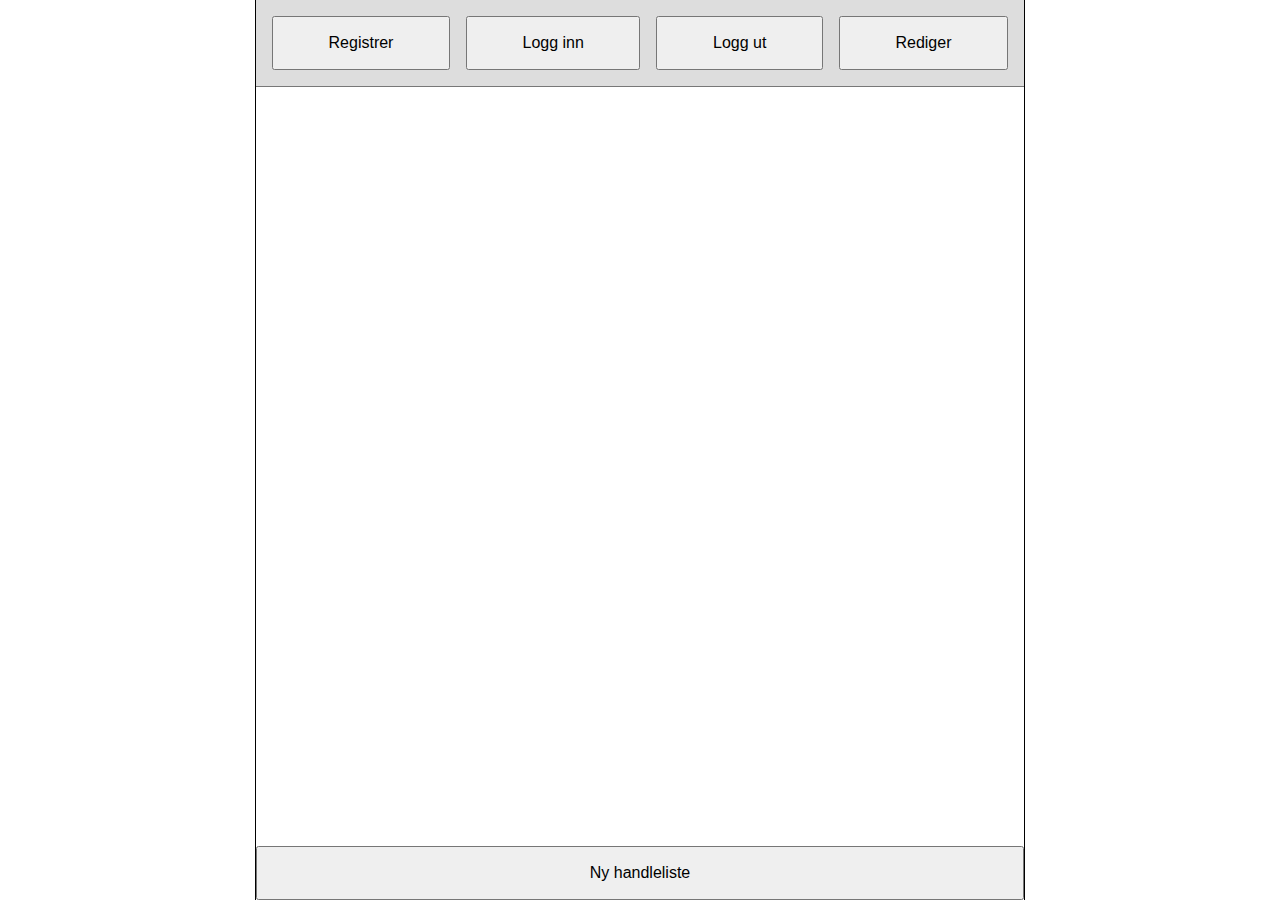
<file: public/index.html>
<!DOCTYPE html>
<html lang="no">
<head>
    <meta charset="UTF-8">
    <meta name="viewport" content="width=device-width, initial-scale=1.0">
    <title>Handlelister</title>
    <link rel="stylesheet" href="style.css">
</head>
<body>
    <header>
        <button type="button" id="signup-button" data-dialog-open="signup-dialog">Registrer</button>
        <dialog closedby="any" id="signup-dialog">
            <form id="signup-form" action="/src/api/authentication/signup.php" method="post">
                <label>
                    E-post
                    <input type="email" required name="email">
                </label>
                <label>
                    Passord (minst 16 tegn)
                    <input type="password" required name="password" autocomplete="new-password" minlength="16">
                </label>
                <button type="button" class="dialog-close-button">Avbryt</button>
                <button type="submit">Registrer ny bruker</button>
            </form>
        </dialog>
        <button type="button" id="login-button" data-dialog-open="login-dialog">Logg inn</button>
        <dialog closedby="any" id="login-dialog">
            <form id="login-form" action="/src/api/authentication/login.php" method="post">
                <label>
                    E-post
                    <input type="email" required name="email">
                </label>
                <label>
                    Passord
                    <input type="password" required name="password" autocomplete="current-password">
                </label>
                <button type="button" class="dialog-close-button">Avbryt</button>
                <button type="submit">Logg inn</button>
            </form>
        </dialog>
        <button type="button" id="signout-button">Logg ut</button>
        <button type="button" id="edit-mode-button">Rediger</button>
    </header>
    <main>
        <ul id="shoppinglists-ul"></ul>
        <button type="button" id="new-shoppinglist-button" data-dialog-open="new-shoppinglist-dialog">Ny handleliste</button>
        <dialog closedby="any" id="new-shoppinglist-dialog">
            <form id="new-shoppinglist-form" action="/src/api/shoppinglist/index.php" method="post">
                <label>
                    Handleliste navn
                    <input type="text" required name="name">
                </label>
                <button type="button" class="dialog-close-button">Avbryt</button>
                <button type="submit">Opprett ny handleliste</button>
            </form>
        </dialog>
    </main>
    <script>
        const shoppinglistsUl = document.getElementById('shoppinglists-ul')
        const newShoppingListButton = document.getElementById('new-shoppinglist-button')
        const signupButton = document.getElementById('signup-button')
        const loginButton = document.getElementById('login-button')
        const signoutButton = document.getElementById('signout-button')
        const editModeButton = document.getElementById('edit-mode-button')
        const newShoppingListForm = document.getElementById('new-shoppinglist-form')
        const signupForm = document.getElementById('signup-form')
        const loginForm = document.getElementById('login-form')

        async function submitFormWithJson(event) {
            event.preventDefault()

            const form = event.target
            const url = form.action
            const method = form.method

            const formData = new FormData(form)
            // Gets rid of any form controls that haven't been filled out.
            // Note: this also gets rid of form controls which have intentionally not been filled out.
            const filteredFormData = Object.fromEntries([...formData].filter(([key, value]) => value !== ''))
            const body = JSON.stringify(filteredFormData)

            const headers = {
                'Content-Type': 'application/json'
            }

            const response = await fetch(url, {
                method,
                body,
                headers,
            })

            return {
                response,
                result: await response.json(),
                formData: filteredFormData,
            }
        }

        function handleLoggedIn() {
            newShoppingListButton.hidden = false
            signupButton.hidden = true
            loginButton.hidden = true
            signoutButton.hidden = false
            editModeButton.hidden = false
        }

        function handleNotLoggedIn() {
            newShoppingListButton.hidden = true
            signupButton.hidden = false
            loginButton.hidden = false
            signoutButton.hidden = true
            editModeButton.hidden = true
            shoppinglistsUl.innerHTML = '';
        }

        function addShoppinglistToUI(shoppinglist) {
            const li = document.createElement('li')

            const searchParams = new URLSearchParams({
                id: shoppinglist.id
            })

            const nameAnchor = document.createElement('a')
            nameAnchor.classList.add('edit-mode-inactive')
            nameAnchor.href = `/public/shoppinglist/index.html?${searchParams}`
            nameAnchor.textContent = shoppinglist.name

            const editNameInput = document.createElement('input')
            editNameInput.classList.add('edit-mode-active')
            editNameInput.type = 'text'
            editNameInput.required = true
            editNameInput.name = `name`
            editNameInput.defaultValue = shoppinglist.name

            editNameInput.addEventListener('change', async () => {
                const name = editNameInput.value

                const response = await fetch(`/src/api/shoppinglist/index.php?${searchParams}`, {
                    method: 'PATCH',
                    headers: {
                        'Content-Type': 'application/json'
                    },
                    body: JSON.stringify({
                        name
                    }),
                })

                const result = await response.json()

                if (result.success) {
                    nameAnchor.textContent = name
                }
            })

            const deleteButton = document.createElement('button')
            deleteButton.classList.add('edit-mode-active')
            deleteButton.type = 'button'
            deleteButton.textContent = 'X'
            deleteButton.ariaLabel = 'slett handleliste'

            deleteButton.addEventListener('click', async () => {
                const response = await fetch(`/src/api/shoppinglist/index.php?${searchParams}`, {
                    method: 'DELETE'
                })

                const result = await response.json()

                if (result.success) {
                    li.remove()
                }
            })

            li.append(nameAnchor, editNameInput, deleteButton)
            shoppinglistsUl.append(li)
        }

        async function fetchShoppingLists() {
            const response = await fetch('/src/api/shoppinglist/index.php')
            const result = await response.json()

            if (!result.success && response.status === 401) {
                handleNotLoggedIn()
                return
            }

            handleLoggedIn()

            const shoppinglists = result.data

            if (shoppinglists.length === 0) {

                return
            }

            shoppinglistsUl.innerHTML = '';
            shoppinglists.forEach(addShoppinglistToUI)
        }

        fetchShoppingLists()

        newShoppingListForm.addEventListener('submit', async event => {
            const {result, formData} = await submitFormWithJson(event)

            if (result.success) {
                event.target.closest('dialog').close()
                event.target.reset()

                addShoppinglistToUI({
                    id: result.data.id,
                    name: formData.name,
                })
            }
        })

        signupForm.addEventListener('submit', submitFormWithJson)

        loginForm.addEventListener('submit', async event => {
            const {result} = await submitFormWithJson(event)

            if (result.success) {
                event.target.closest('dialog').close()
                event.target.reset()

                fetchShoppingLists()
            }
        })

        signoutButton.addEventListener('click', async () => {
            const response = await fetch('/src/api/authentication/signout.php')
            const result = await response.json()

            if (result.success) {
                handleNotLoggedIn()
            }
        })

        const dialogOpenButtons = document.querySelectorAll('[data-dialog-open]')

        dialogOpenButtons.forEach(dialogOpenButton => {
            dialogOpenButton.addEventListener('click', () => {
                const dialogId = dialogOpenButton.dataset.dialogOpen
                const dialog = document.getElementById(dialogId)

                dialog.showModal()
            })
        })

        const dialogCloseButtons = document.querySelectorAll('.dialog-close-button')

        dialogCloseButtons.forEach(dialogCloseButton => {
            dialogCloseButton.addEventListener('click', () => {
                const dialog = dialogCloseButton.closest('dialog')

                dialog.close()
            })
        })

        let editModeActive = false

        function updateEditModeVisibility(target) {
            target.querySelectorAll('.edit-mode-active').forEach(element => {
                element.hidden = !editModeActive
            })

            target.querySelectorAll('.edit-mode-inactive').forEach(element => {
                element.hidden = editModeActive
            })
        }

        editModeButton.addEventListener('click', () => {
            editModeActive = !editModeActive

            updateEditModeVisibility(document)
        })

        updateEditModeVisibility(document)

        new MutationObserver((mutations, observer) => {
            mutations.forEach(mutation => {
                mutation.addedNodes.forEach(addedNode => {
                    if (addedNode.nodeType !== Node.ELEMENT_NODE) {return}

                    updateEditModeVisibility(addedNode)
                })
            })
        }).observe(document.body, {childList: true, subtree: true})
    </script>
</body>
</html>
</file>
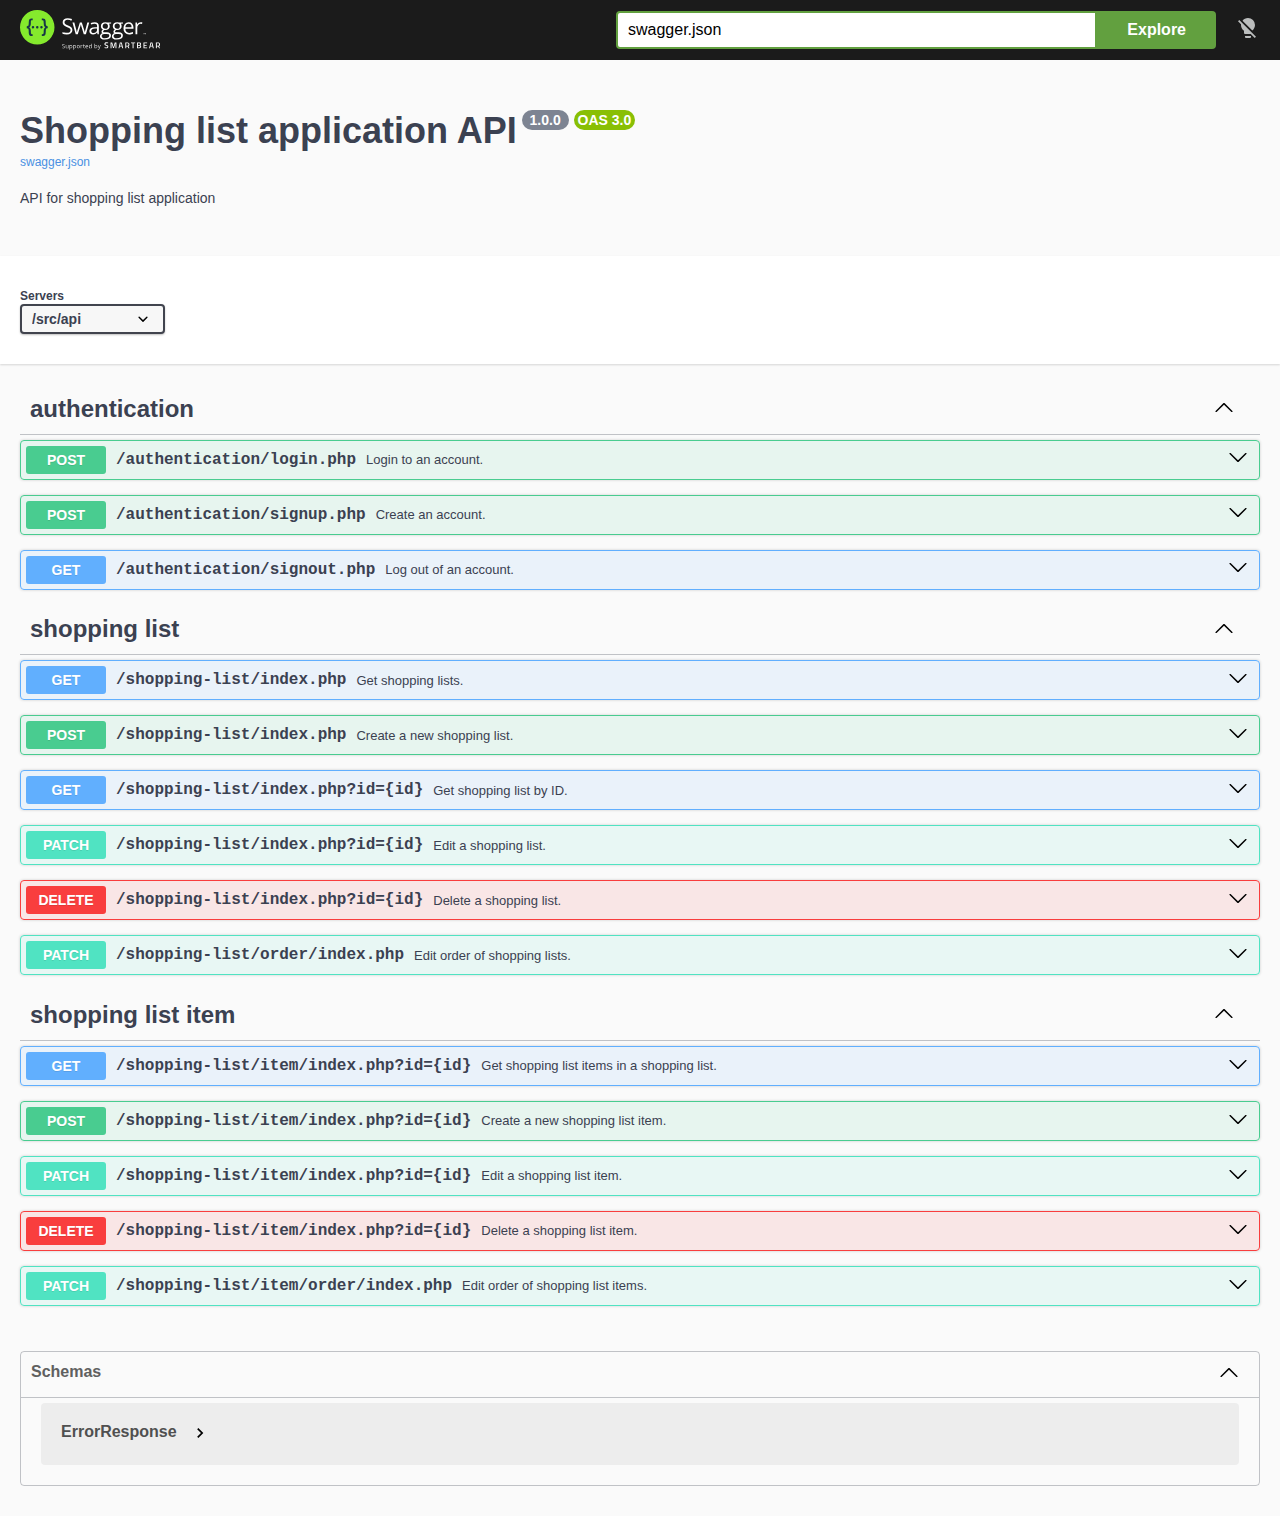
<file: docs/openapi/index.html>
<!-- HTML for static distribution bundle build -->
<!DOCTYPE html>
<html lang="en">
  <head>
    <meta charset="UTF-8">
    <title>Swagger UI</title>
    <link rel="stylesheet" type="text/css" href="./swagger-ui.css" />
    <link rel="stylesheet" type="text/css" href="index.css" />
    <link rel="icon" type="image/png" href="./favicon-32x32.png" sizes="32x32" />
    <link rel="icon" type="image/png" href="./favicon-16x16.png" sizes="16x16" />
  </head>

  <body>
    <div id="swagger-ui"></div>
    <script src="./swagger-ui-bundle.js" charset="UTF-8"> </script>
    <script src="./swagger-ui-standalone-preset.js" charset="UTF-8"> </script>
    <script src="./swagger-initializer.js" charset="UTF-8"> </script>
  </body>
</html>
</file>
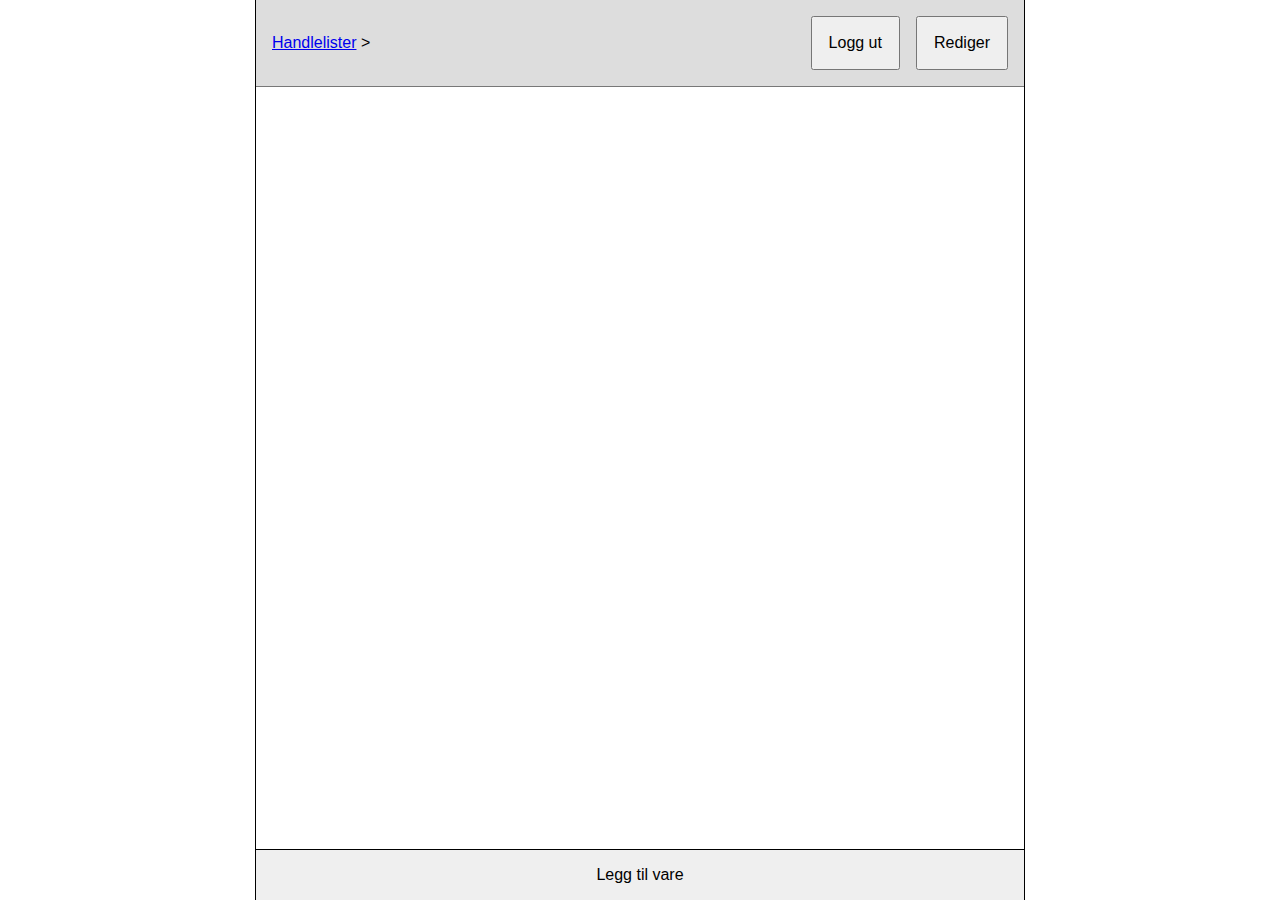
<file: public/shopping-list/index.html>
<!DOCTYPE html>
<html lang="no">
<head>
    <meta charset="UTF-8">
    <meta name="viewport" content="width=device-width, initial-scale=1.0">
    <link rel="stylesheet" href="../style.css">
</head>
<body>
    <header>
        <div class="breadcrumbs"><a href="/public/index.html">Handlelister</a> > <span class="shopping-list-name"></span></div>
        <button type="button" id="signout-button">Logg ut</button>
        <button type="button" id="edit-mode-button">Rediger</button>
    </header>
    <main>
        <ul id="shopping-list-items-ul"></ul>
        <button type="button" id="remove-bought-button" class="full-width-button" hidden>Fjern markering</button>
        <button type="button" id="add-shopping-list-item-button" data-dialog-open="add-shopping-list-item-dialog" class="full-width-button">Legg til vare</button>
        <dialog closedby="any" id="add-shopping-list-item-dialog">
            <form id="add-shopping-list-item-form" method="post">
                <label>
                    Vare navn
                    <input type="text" required name="name">
                </label>
                <div class="form-buttons">
                    <button type="button" class="dialog-close-button">Avbryt</button>
                    <button type="submit">Legg til ny vare</button>
                </div>
            </form>
        </dialog>
    </main>
    <script>
        const shoppingListItemsUl = document.getElementById('shopping-list-items-ul')
        const signoutButton = document.getElementById('signout-button')
        const editModeButton = document.getElementById('edit-mode-button')
        const removeBoughtButton = document.getElementById('remove-bought-button')
        const addShoppinglistItemButton = document.getElementById('add-shopping-list-item-button')
        const addShoppinglistItemForm = document.getElementById('add-shopping-list-item-form')

        const windowSearchParams = new URLSearchParams(window.location.search)
        const shoppingListId = windowSearchParams.get('id')

        async function submitFormWithJson(event) {
            event.preventDefault()

            const form = event.target
            const url = form.action
            const method = form.method

            const formData = new FormData(form)
            // Gets rid of any form controls that haven't been filled out.
            // Note: this also gets rid of form controls which have intentionally not been filled out.
            const filteredFormData = Object.fromEntries([...formData].filter(([key, value]) => value !== ''))
            const body = JSON.stringify(filteredFormData)

            const headers = {
                'Content-Type': 'application/json'
            }

            const response = await fetch(url, {
                method,
                body,
                headers,
            })

            return {
                response,
                result: await response.json(),
                formData: filteredFormData,
            }
        }

        function handleNotLoggedIn() {
            window.location.href = '/public/index.html'
        }

        function addShoppinglistItemToUI(shoppingListItem) {
            const li = document.createElement('li')
            li.dataset.id = shoppingListItem.id

            const searchParams = new URLSearchParams({
                id: shoppingListItem.id
            })

            const nameSpan = document.createElement('span')
            nameSpan.classList.add('edit-mode-inactive')
            nameSpan.classList.add('name-span')
            nameSpan.textContent = shoppingListItem.name

            const nameCheckbox = document.createElement('input')
            nameCheckbox.classList.add('edit-mode-inactive')
            nameCheckbox.classList.add('name-checkbox')
            nameCheckbox.classList.add('screenreader-only')
            nameCheckbox.checked = shoppingListItem.bought
            nameCheckbox.type = 'checkbox'
            nameCheckbox.ariaLabel = 'Kjøpt'

            nameCheckbox.addEventListener('change', async () => {
                const bought = nameCheckbox.checked

                const response = await fetch(`/src/api/shopping-list/item/index.php?${searchParams}`, {
                    method: 'PATCH',
                    headers: {
                        'Content-Type': 'application/json'
                    },
                    body: JSON.stringify({
                        bought
                    }),
                })

                const result = await response.json()

                if (result.success) {
                    nameCheckbox.checked = bought

                    updateRemoveBoughtButtonVisibility()
                }
            })

            const editNameInput = document.createElement('input')
            editNameInput.classList.add('edit-mode-active')
            editNameInput.type = 'text'
            editNameInput.required = true
            editNameInput.name = `name`
            editNameInput.defaultValue = shoppingListItem.name
            editNameInput.ariaLabel = editNameInput.title = `endre navn på varen`

            editNameInput.addEventListener('change', async () => {
                const name = editNameInput.value

                const response = await fetch(`/src/api/shopping-list/item/index.php?${searchParams}`, {
                    method: 'PATCH',
                    headers: {
                        'Content-Type': 'application/json'
                    },
                    body: JSON.stringify({
                        name
                    }),
                })

                const result = await response.json()

                if (result.success) {
                    nameCheckbox.textContent = name
                }
            })

            const moveUpButton = document.createElement('button')
            moveUpButton.classList.add('edit-mode-active')
            moveUpButton.classList.add('button-icon')
            moveUpButton.type = 'button'
            moveUpButton.ariaLabel = moveUpButton.title = 'flytt opp varen'

            const moveUpButtonIcon = document.createElement('span')
            moveUpButtonIcon.textContent = '🡅'
            moveUpButtonIcon.ariaHidden = true
            moveUpButton.append(moveUpButtonIcon)

            moveUpButton.addEventListener('click', async () => {
                const ids = [...shoppingListItemsUl.querySelectorAll('li')].map(li => Number(li.dataset.id))
                const indexOfId = ids.indexOf(shoppingListItem.id)

                if (indexOfId === -1 || indexOfId === 0) {return}

                ;[ids[indexOfId], ids[indexOfId - 1]] = [ids[indexOfId - 1], ids[indexOfId]]

                const response = await fetch(`/src/api/shopping-list/item/order/index.php`, {
                    method: 'PATCH',
                    body: JSON.stringify(ids)
                })

                const result = await response.json()

                if (result.success) {
                    li.previousElementSibling.before(li)
                }
            })

            const moveDownButton = document.createElement('button')
            moveDownButton.classList.add('edit-mode-active')
            moveDownButton.classList.add('button-icon')
            moveDownButton.type = 'button'
            moveDownButton.ariaLabel = moveDownButton.title = 'flytt ned varen'

            const moveDownButtonIcon = document.createElement('span')
            moveDownButtonIcon.textContent = '🡇'
            moveDownButtonIcon.ariaHidden = true
            moveDownButton.append(moveDownButtonIcon)

            moveDownButton.addEventListener('click', async () => {
                const ids = [...shoppingListItemsUl.querySelectorAll('li')].map(li => Number(li.dataset.id))
                const indexOfId = ids.indexOf(shoppingListItem.id)

                if (indexOfId === -1 || indexOfId === ids.length - 1) {return}

                ;[ids[indexOfId], ids[indexOfId + 1]] = [ids[indexOfId + 1], ids[indexOfId]]

                const response = await fetch(`/src/api/shopping-list/item/order/index.php`, {
                    method: 'PATCH',
                    body: JSON.stringify(ids)
                })

                const result = await response.json()

                if (result.success) {
                    li.nextElementSibling.after(li)
                }
            })

            const deleteButton = document.createElement('button')
            deleteButton.classList.add('edit-mode-active')
            deleteButton.classList.add('button-icon')
            deleteButton.type = 'button'
            deleteButton.ariaLabel = deleteButton.title = 'fjern varen'

            const deleteButtonIcon = document.createElement('span')
            deleteButtonIcon.textContent = '✖'
            deleteButtonIcon.ariaHidden = true
            deleteButton.append(deleteButtonIcon)

            deleteButton.addEventListener('click', async () => {
                const response = await fetch(`/src/api/shopping-list/item/index.php?${searchParams}`, {
                    method: 'DELETE'
                })

                const result = await response.json()

                if (result.success) {
                    li.remove()

                    updateRemoveBoughtButtonVisibility()
                }
            })

            li.addEventListener('click', () => {
                if (editModeActive) {return}

                nameCheckbox.click()
            })

            li.append(nameCheckbox, nameSpan, editNameInput, moveUpButton, moveDownButton, deleteButton)
            shoppingListItemsUl.append(li)

            updateRemoveBoughtButtonVisibility()
        }

        async function fetchShoppingList() {
            const searchParams = new URLSearchParams({
                id: shoppingListId
            })

            const response = await fetch(`/src/api/shopping-list/index.php?${searchParams}`)
            const result = await response.json()

            if (!result.success && response.status === 401) {
                handleNotLoggedIn()
                return
            }

            const shoppingListName = result.data.name

            document.querySelectorAll('.shopping-list-name').forEach(element => {
                element.textContent = shoppingListName
            })

            document.title = shoppingListName
            addShoppinglistItemForm.action = `/src/api/shopping-list/item/index.php?${searchParams}`
        }

        async function fetchShoppingListItems() {
            const searchParams = new URLSearchParams({
                id: shoppingListId
            })

            const response = await fetch(`/src/api/shopping-list/item/index.php?${searchParams}`)
            const result = await response.json()

            if (!result.success && response.status === 401) {
                handleNotLoggedIn()
                return
            }

            const shoppingListItems = result.data

            if (shoppingListItems.length === 0) {

                return
            }

            shoppingListItemsUl.innerHTML = '';
            shoppingListItems.forEach(addShoppinglistItemToUI)
        }

        fetchShoppingList().then(fetchShoppingListItems)

        function updateRemoveBoughtButtonVisibility() {
            removeBoughtButton.hidden = !shoppingListItemsUl.querySelector('li .name-checkbox:checked')
        }

        removeBoughtButton.addEventListener('click', () => {
            shoppingListItemsUl.querySelectorAll('li').forEach(async li => {
                if (!li.querySelector('.name-checkbox:checked')) {return}

                const searchParams = new URLSearchParams({
                    id: li.dataset.id
                })

                const response = await fetch(`/src/api/shopping-list/item/index.php?${searchParams}`, {
                    method: 'PATCH',
                    headers: {
                        'Content-Type': 'application/json'
                    },
                    body: JSON.stringify({
                        bought: false
                    }),
                })

                const result = await response.json()

                if (result.success) {
                    li.querySelector('.name-checkbox').checked = false

                    updateRemoveBoughtButtonVisibility()
                }
            })
        })

        addShoppinglistItemForm.addEventListener('submit', async event => {
            const {result, formData} = await submitFormWithJson(event)

            if (result.success) {
                event.target.closest('dialog').close()
                event.target.reset()

                addShoppinglistItemToUI({
                    id: result.data.id,
                    name: formData.name,
                    bought: false,
                })
            }
        })

        signoutButton.addEventListener('click', async () => {
            const response = await fetch('/src/api/authentication/signout.php')
            const result = await response.json()

            if (result.success) {
                handleNotLoggedIn()
            }
        })

        const dialogOpenButtons = document.querySelectorAll('[data-dialog-open]')

        dialogOpenButtons.forEach(dialogOpenButton => {
            dialogOpenButton.addEventListener('click', () => {
                const dialogId = dialogOpenButton.dataset.dialogOpen
                const dialog = document.getElementById(dialogId)

                dialog.showModal()
            })
        })

        const dialogCloseButtons = document.querySelectorAll('.dialog-close-button')

        dialogCloseButtons.forEach(dialogCloseButton => {
            dialogCloseButton.addEventListener('click', () => {
                const dialog = dialogCloseButton.closest('dialog')

                dialog.close()
            })
        })

        let editModeActive = false

        function updateEditModeVisibility(target) {
            shoppingListItemsUl.classList.toggle('edit-mode', editModeActive)

            target.querySelectorAll('.edit-mode-active').forEach(element => {
                element.hidden = !editModeActive
            })

            target.querySelectorAll('.edit-mode-inactive').forEach(element => {
                element.hidden = editModeActive
            })
        }

        editModeButton.addEventListener('click', () => {
            editModeActive = !editModeActive

            updateEditModeVisibility(document)
        })

        updateEditModeVisibility(document)

        new MutationObserver((mutations, observer) => {
            mutations.forEach(mutation => {
                mutation.addedNodes.forEach(addedNode => {
                    if (addedNode.nodeType !== Node.ELEMENT_NODE) {return}

                    updateEditModeVisibility(addedNode)
                })
            })
        }).observe(document.body, {childList: true, subtree: true})
    </script>
</body>
</html>
</file>
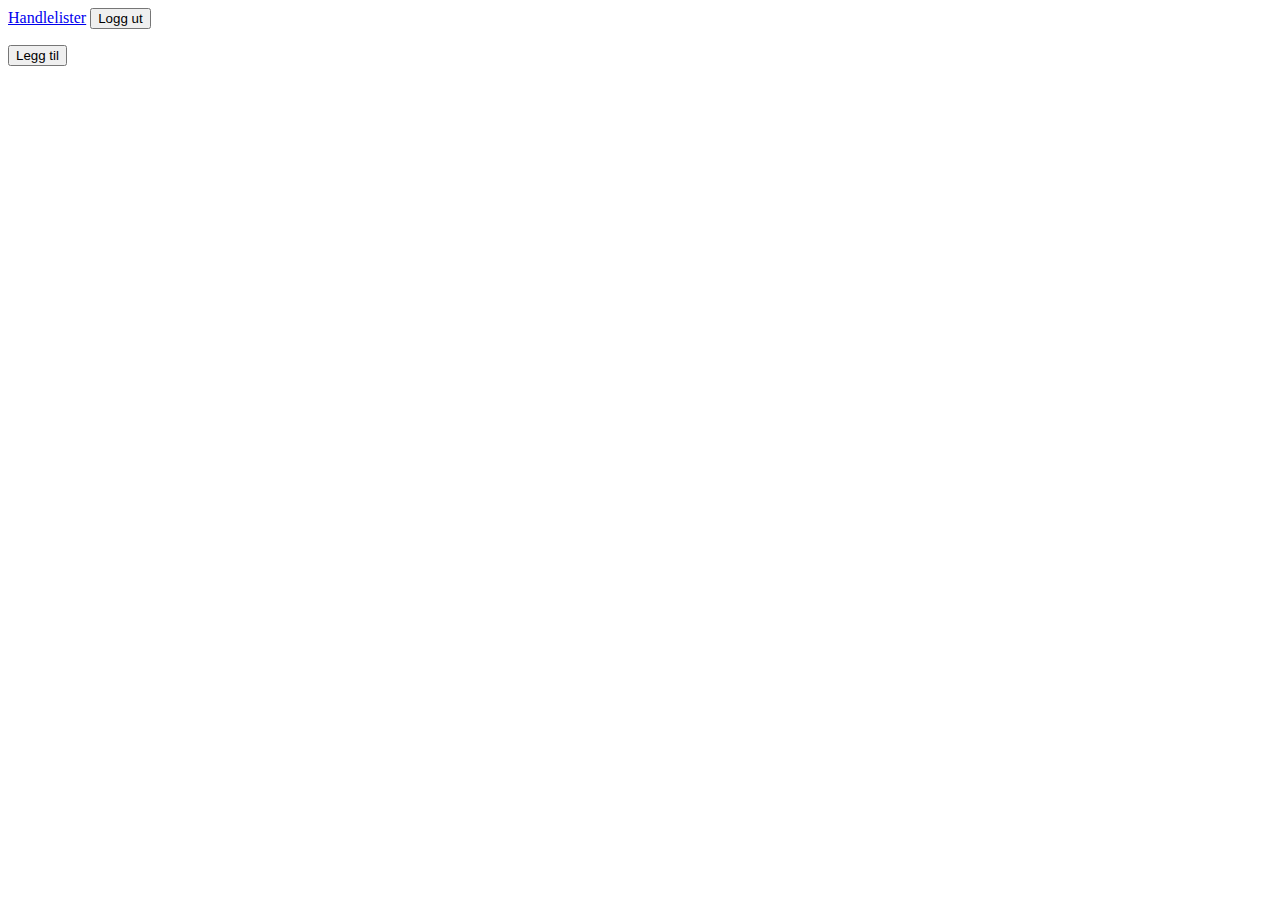
<file: public/shoppinglist/index.html>
<!DOCTYPE html>
<html lang="no">
<head>
    <meta charset="UTF-8">
    <meta name="viewport" content="width=device-width, initial-scale=1.0">
</head>
<body>
    <header>
        <a href="/public/index.html">Handlelister</a>
        <button type="button" id="signout-button">Logg ut</button>
    </header>
    <main>
        <ul id="shoppinglist-items-ul"></ul>
        <button type="button" id="add-shoppinglist-item-button" data-dialog-open="add-shoppinglist-item-dialog">Legg til</button>
        <dialog closedby="any" id="add-shoppinglist-item-dialog">
            <form id="add-shoppinglist-item-form" method="post">
                <label>
                    Vare navn
                    <input type="text" required name="name">
                </label>
                <button type="button" class="dialog-close-button">Avbryt</button>
                <button type="submit">Legg til vare</button>
            </form>
        </dialog>
    </main>
    <script>
        const shoppinglistItemsUl = document.getElementById('shoppinglist-items-ul')
        const signoutButton = document.getElementById('signout-button')
        const addShoppinglistItemButton = document.getElementById('add-shoppinglist-item-button')
        const addShoppinglistItemForm = document.getElementById('add-shoppinglist-item-form')

        const windowSearchParams = new URLSearchParams(window.location.search)
        const shoppinglistId = windowSearchParams.get('id')

        async function submitFormWithJson(event) {
            event.preventDefault()

            const form = event.target
            const url = form.action
            const method = form.method

            const formData = new FormData(form)
            // Gets rid of any form controls that haven't been filled out.
            // Note: this also gets rid of form controls which have intentionally not been filled out.
            const filteredFormData = Object.fromEntries([...formData].filter(([key, value]) => value !== ''))
            const body = JSON.stringify(filteredFormData)

            const headers = {
                'Content-Type': 'application/json'
            }

            const response = await fetch(url, {
                method,
                body,
                headers,
            })

            return {
                response,
                result: await response.json(),
                formData: filteredFormData,
            }
        }

        function handleNotLoggedIn() {
            window.location.href = '/public/index.html'
        }

        function addShoppinglistItemToUI(shoppinglistItem) {
            const li = document.createElement('li')

            const searchParams = new URLSearchParams({
                id: shoppinglistItem.id
            })

            const deleteButton = document.createElement('button')
            deleteButton.type = 'button'
            deleteButton.textContent = 'X'
            deleteButton.ariaLabel = 'fjern vare'

            deleteButton.addEventListener('click', async () => {
                const response = await fetch(`/src/api/shoppinglist/item/index.php?${searchParams}`, {
                    method: 'DELETE'
                })

                const result = await response.json()

                if (result.success) {
                    li.remove()
                }
            })

            li.append(shoppinglistItem.name, deleteButton)
            shoppinglistItemsUl.append(li)
        }

        async function fetchShoppingList() {
            const searchParams = new URLSearchParams({
                id: shoppinglistId
            })

            const response = await fetch(`/src/api/shoppinglist/index.php?${searchParams}`)
            const result = await response.json()

            if (!result.success && response.status === 401) {
                handleNotLoggedIn()
                return
            }

            const shoppinglistName = result.data.name

            document.title = shoppinglistName
            addShoppinglistItemForm.action = `/src/api/shoppinglist/item/index.php?${searchParams}`
        }

        async function fetchShoppingListItems() {
            const searchParams = new URLSearchParams({
                id: shoppinglistId
            })

            const response = await fetch(`/src/api/shoppinglist/item/index.php?${searchParams}`)
            const result = await response.json()

            if (!result.success && response.status === 401) {
                handleNotLoggedIn()
                return
            }

            const shoppinglistItems = result.data

            if (shoppinglistItems.length === 0) {

                return
            }

            shoppinglistItemsUl.innerHTML = '';
            shoppinglistItems.forEach(addShoppinglistItemToUI)
        }

        fetchShoppingList().then(fetchShoppingListItems)

        addShoppinglistItemForm.addEventListener('submit', async event => {
            const {result, formData} = await submitFormWithJson(event)

            if (result.success) {
                event.target.closest('dialog').close()
                event.target.reset()

                addShoppinglistItemToUI({
                    id: result.data.id,
                    name: formData.name,
                })
            }
        })

        signoutButton.addEventListener('click', async () => {
            const response = await fetch('/src/api/authentication/signout.php')
            const result = await response.json()

            if (result.success) {
                handleNotLoggedIn()
            }
        })

        const dialogOpenButtons = document.querySelectorAll('[data-dialog-open]')

        dialogOpenButtons.forEach(dialogOpenButton => {
            dialogOpenButton.addEventListener('click', () => {
                const dialogId = dialogOpenButton.dataset.dialogOpen
                const dialog = document.getElementById(dialogId)

                dialog.showModal()
            })
        })

        const dialogCloseButtons = document.querySelectorAll('.dialog-close-button')

        dialogCloseButtons.forEach(dialogCloseButton => {
            dialogCloseButton.addEventListener('click', () => {
                const dialog = dialogCloseButton.closest('dialog')

                dialog.close()
            })
        })
    </script>
</body>
</html>
</file>
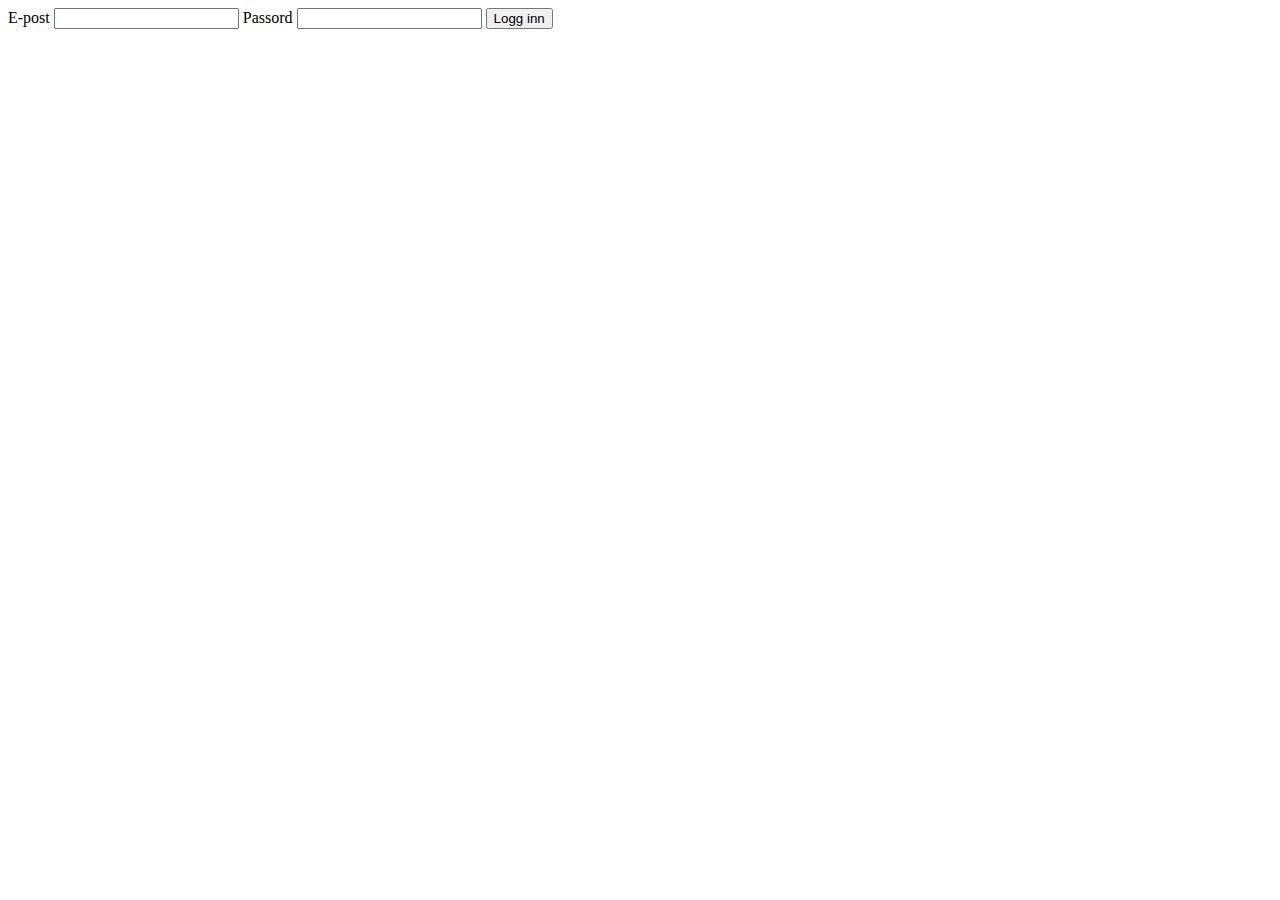
<file: public/authentication/login.html>
<!DOCTYPE html>
<html lang="no">
<head>
    <meta charset="UTF-8">
    <meta name="viewport" content="width=device-width, initial-scale=1.0">
    <title>Logg inn</title>
</head>
<body>
    <!-- TODO: registrering av bruker -->
    <form id="login-form" action="/src/api/authentication/login.php" method="post">
        <label>
            E-post
            <input type="email" required name="email">
        </label>
        <label>
            Passord
            <input type="password" required name="password" autocomplete="current-password">
        </label>
        <button type="submit">Logg inn</button>
    </form>
    <script>
        const loginForm = document.getElementById('login-form')

        loginForm.addEventListener('submit', event => {
            event.preventDefault()

            const form = event.target
            const url = form.action
            const method = form.method

            const formData = new FormData(form)
            const filteredFormData = Object.fromEntries([...formData].filter(([key, value]) => value !== ''))
            const body = JSON.stringify(filteredFormData)

            const headers = {
                'Content-Type': 'application/json'
            }

            fetch(url, {
                method,
                body,
                headers,
            })
        })
    </script>
</body>
</html>
</file>
<file: public/style.css>
html {
    font-family: Arial, Helvetica, sans-serif;
    height: 100%
}

body {
    margin: 0px;
    display: flex;
    flex-direction: column;
    height: 100%;
    max-width: 48em;
    margin: auto;
}

@media (width > 48em) {
    body {
        border-left: solid 1px black;
        border-right: solid 1px black;
    }
}

header {
    padding: 1em;
    background-color: #ddd;
    border-bottom: solid 1px #777;
    display: flex;
    flex-wrap: wrap;
    gap: 1em;
}

header > * {
    flex-grow: 1;
}

header .breadcrumbs {
    align-self: center;
    flex-grow: 10000000;
}

main {
    display: flex;
    flex-direction: column;
    flex-grow: 1;
    overflow-y: auto;
}

ul {
    padding: unset;
    margin: unset;
    list-style-type: none;
    display: flex;
    flex-direction: column;
    flex-grow: 1;
    overflow-y: auto;
}

ul > li {
    display: flex;
    gap: 0.5em;
    border-bottom: solid 1px #777;
    padding: 1em;
    min-height: 3em;
}

ul > li > a, ul > li > .name-span {
    align-self: center;
}

ul > li > a, ul > li > input, .name-span {
    flex-grow: 1;
}

ul:not(.edit-mode) > li {
    cursor: pointer;
}

input {
    font-size: 16px;
}

button {
    font-size: 16px;
    padding: 1em;
    cursor: pointer;
}

button.button-icon {
    padding: 0.25em 0.5em;
    font-size: 1.5em;
}

.name-checkbox:checked + .name-span {
    color: #555;
    text-decoration: line-through;
    font-style: italic;
}

dialog {
    padding: 2em;
    border-radius: 1em;
    border: unset;
}

dialog > form {
    display: flex;
    flex-direction: column;
    gap: 1em;
}

dialog > form > label {
    display: flex;
    flex-direction: column;
    gap: 0.5em;
}

dialog > form > .form-buttons {
    display: flex;
    gap: 1em;
    flex-wrap: wrap;
}

dialog > form > .form-buttons > button {
    flex-grow: 1;
}

.full-width-button {
    border: none;
    border-top: solid 1px black;
}

.full-width-button:hover {
    background-color: #ccc;
}

/* https://webaim.org/techniques/css/invisiblecontent/ */
.screenreader-only {
    position:absolute;
    left:-10000px;
    top:auto;
    width:1px;
    height:1px;
    overflow:hidden;
}
</file>
<file: docs/openapi/swagger-ui.css>
.swagger-ui{color:#3b4151;font-family:sans-serif}.swagger-ui html{line-height:1.15;-ms-text-size-adjust:100%;-webkit-text-size-adjust:100%}.swagger-ui body{margin:0}.swagger-ui article,.swagger-ui aside,.swagger-ui footer,.swagger-ui header,.swagger-ui nav,.swagger-ui section{display:block}.swagger-ui h1{font-size:2em;margin:.67em 0}.swagger-ui figcaption,.swagger-ui figure,.swagger-ui main{display:block}.swagger-ui figure{margin:1em 40px}.swagger-ui hr{box-sizing:content-box;height:0;overflow:visible}.swagger-ui pre{font-family:monospace,monospace;font-size:1em}.swagger-ui a{background-color:transparent;-webkit-text-decoration-skip:objects}.swagger-ui abbr[title]{border-bottom:none;text-decoration:underline;-webkit-text-decoration:underline dotted;text-decoration:underline dotted}.swagger-ui b,.swagger-ui strong{font-weight:inherit;font-weight:bolder}.swagger-ui code,.swagger-ui kbd,.swagger-ui samp{font-family:monospace,monospace;font-size:1em}.swagger-ui dfn{font-style:italic}.swagger-ui mark{background-color:#ff0;color:#000}.swagger-ui small{font-size:80%}.swagger-ui sub,.swagger-ui sup{font-size:75%;line-height:0;position:relative;vertical-align:baseline}.swagger-ui sub{bottom:-.25em}.swagger-ui sup{top:-.5em}.swagger-ui audio,.swagger-ui video{display:inline-block}.swagger-ui audio:not([controls]){display:none;height:0}.swagger-ui img{border-style:none}.swagger-ui svg:not(:root){overflow:hidden}.swagger-ui button,.swagger-ui input,.swagger-ui optgroup,.swagger-ui select,.swagger-ui textarea{font-family:sans-serif;font-size:100%;line-height:1.15;margin:0}.swagger-ui button,.swagger-ui input{overflow:visible}.swagger-ui button,.swagger-ui select{text-transform:none}.swagger-ui [type=reset],.swagger-ui [type=submit],.swagger-ui button,.swagger-ui html [type=button]{-webkit-appearance:button}.swagger-ui [type=button]::-moz-focus-inner,.swagger-ui [type=reset]::-moz-focus-inner,.swagger-ui [type=submit]::-moz-focus-inner,.swagger-ui button::-moz-focus-inner{border-style:none;padding:0}.swagger-ui [type=button]:-moz-focusring,.swagger-ui [type=reset]:-moz-focusring,.swagger-ui [type=submit]:-moz-focusring,.swagger-ui button:-moz-focusring{outline:1px dotted ButtonText}.swagger-ui fieldset{padding:.35em .75em .625em}.swagger-ui legend{box-sizing:border-box;color:inherit;display:table;max-width:100%;padding:0;white-space:normal}.swagger-ui progress{display:inline-block;vertical-align:baseline}.swagger-ui textarea{overflow:auto}.swagger-ui [type=checkbox],.swagger-ui [type=radio]{box-sizing:border-box;padding:0}.swagger-ui [type=number]::-webkit-inner-spin-button,.swagger-ui [type=number]::-webkit-outer-spin-button{height:auto}.swagger-ui [type=search]{-webkit-appearance:textfield;outline-offset:-2px}.swagger-ui [type=search]::-webkit-search-cancel-button,.swagger-ui [type=search]::-webkit-search-decoration{-webkit-appearance:none}.swagger-ui ::-webkit-file-upload-button{-webkit-appearance:button;font:inherit}.swagger-ui details,.swagger-ui menu{display:block}.swagger-ui summary{display:list-item}.swagger-ui canvas{display:inline-block}.swagger-ui [hidden],.swagger-ui template{display:none}.swagger-ui .debug *{outline:1px solid gold}.swagger-ui .debug-white *{outline:1px solid #fff}.swagger-ui .debug-black *{outline:1px solid #000}.swagger-ui .debug-grid{background:transparent url([data-uri]) repeat 0 0}.swagger-ui .debug-grid-16{background:transparent url([data-uri]) repeat 0 0}.swagger-ui .debug-grid-8-solid{background:#fff url([data-uri]) repeat 0 0}.swagger-ui .debug-grid-16-solid{background:#fff url([data-uri]) repeat 0 0}.swagger-ui .border-box,.swagger-ui a,.swagger-ui article,.swagger-ui body,.swagger-ui code,.swagger-ui dd,.swagger-ui div,.swagger-ui dl,.swagger-ui dt,.swagger-ui fieldset,.swagger-ui footer,.swagger-ui form,.swagger-ui h1,.swagger-ui h2,.swagger-ui h3,.swagger-ui h4,.swagger-ui h5,.swagger-ui h6,.swagger-ui header,.swagger-ui html,.swagger-ui input[type=email],.swagger-ui input[type=number],.swagger-ui input[type=password],.swagger-ui input[type=tel],.swagger-ui input[type=text],.swagger-ui input[type=url],.swagger-ui legend,.swagger-ui li,.swagger-ui main,.swagger-ui ol,.swagger-ui p,.swagger-ui pre,.swagger-ui section,.swagger-ui table,.swagger-ui td,.swagger-ui textarea,.swagger-ui th,.swagger-ui tr,.swagger-ui ul{box-sizing:border-box}.swagger-ui .aspect-ratio{height:0;position:relative}.swagger-ui .aspect-ratio--16x9{padding-bottom:56.25%}.swagger-ui .aspect-ratio--9x16{padding-bottom:177.77%}.swagger-ui .aspect-ratio--4x3{padding-bottom:75%}.swagger-ui .aspect-ratio--3x4{padding-bottom:133.33%}.swagger-ui .aspect-ratio--6x4{padding-bottom:66.6%}.swagger-ui .aspect-ratio--4x6{padding-bottom:150%}.swagger-ui .aspect-ratio--8x5{padding-bottom:62.5%}.swagger-ui .aspect-ratio--5x8{padding-bottom:160%}.swagger-ui .aspect-ratio--7x5{padding-bottom:71.42%}.swagger-ui .aspect-ratio--5x7{padding-bottom:140%}.swagger-ui .aspect-ratio--1x1{padding-bottom:100%}.swagger-ui .aspect-ratio--object{bottom:0;height:100%;left:0;position:absolute;right:0;top:0;width:100%;z-index:100}@media screen and (min-width:30em){.swagger-ui .aspect-ratio-ns{height:0;position:relative}.swagger-ui .aspect-ratio--16x9-ns{padding-bottom:56.25%}.swagger-ui .aspect-ratio--9x16-ns{padding-bottom:177.77%}.swagger-ui .aspect-ratio--4x3-ns{padding-bottom:75%}.swagger-ui .aspect-ratio--3x4-ns{padding-bottom:133.33%}.swagger-ui .aspect-ratio--6x4-ns{padding-bottom:66.6%}.swagger-ui .aspect-ratio--4x6-ns{padding-bottom:150%}.swagger-ui .aspect-ratio--8x5-ns{padding-bottom:62.5%}.swagger-ui .aspect-ratio--5x8-ns{padding-bottom:160%}.swagger-ui .aspect-ratio--7x5-ns{padding-bottom:71.42%}.swagger-ui .aspect-ratio--5x7-ns{padding-bottom:140%}.swagger-ui .aspect-ratio--1x1-ns{padding-bottom:100%}.swagger-ui .aspect-ratio--object-ns{bottom:0;height:100%;left:0;position:absolute;right:0;top:0;width:100%;z-index:100}}@media screen and (min-width:30em)and (max-width:60em){.swagger-ui .aspect-ratio-m{height:0;position:relative}.swagger-ui .aspect-ratio--16x9-m{padding-bottom:56.25%}.swagger-ui .aspect-ratio--9x16-m{padding-bottom:177.77%}.swagger-ui .aspect-ratio--4x3-m{padding-bottom:75%}.swagger-ui .aspect-ratio--3x4-m{padding-bottom:133.33%}.swagger-ui .aspect-ratio--6x4-m{padding-bottom:66.6%}.swagger-ui .aspect-ratio--4x6-m{padding-bottom:150%}.swagger-ui .aspect-ratio--8x5-m{padding-bottom:62.5%}.swagger-ui .aspect-ratio--5x8-m{padding-bottom:160%}.swagger-ui .aspect-ratio--7x5-m{padding-bottom:71.42%}.swagger-ui .aspect-ratio--5x7-m{padding-bottom:140%}.swagger-ui .aspect-ratio--1x1-m{padding-bottom:100%}.swagger-ui .aspect-ratio--object-m{bottom:0;height:100%;left:0;position:absolute;right:0;top:0;width:100%;z-index:100}}@media screen and (min-width:60em){.swagger-ui .aspect-ratio-l{height:0;position:relative}.swagger-ui .aspect-ratio--16x9-l{padding-bottom:56.25%}.swagger-ui .aspect-ratio--9x16-l{padding-bottom:177.77%}.swagger-ui .aspect-ratio--4x3-l{padding-bottom:75%}.swagger-ui .aspect-ratio--3x4-l{padding-bottom:133.33%}.swagger-ui .aspect-ratio--6x4-l{padding-bottom:66.6%}.swagger-ui .aspect-ratio--4x6-l{padding-bottom:150%}.swagger-ui .aspect-ratio--8x5-l{padding-bottom:62.5%}.swagger-ui .aspect-ratio--5x8-l{padding-bottom:160%}.swagger-ui .aspect-ratio--7x5-l{padding-bottom:71.42%}.swagger-ui .aspect-ratio--5x7-l{padding-bottom:140%}.swagger-ui .aspect-ratio--1x1-l{padding-bottom:100%}.swagger-ui .aspect-ratio--object-l{bottom:0;height:100%;left:0;position:absolute;right:0;top:0;width:100%;z-index:100}}.swagger-ui img{max-width:100%}.swagger-ui .cover{background-size:cover!important}.swagger-ui .contain{background-size:contain!important}@media screen and (min-width:30em){.swagger-ui .cover-ns{background-size:cover!important}.swagger-ui .contain-ns{background-size:contain!important}}@media screen and (min-width:30em)and (max-width:60em){.swagger-ui .cover-m{background-size:cover!important}.swagger-ui .contain-m{background-size:contain!important}}@media screen and (min-width:60em){.swagger-ui .cover-l{background-size:cover!important}.swagger-ui .contain-l{background-size:contain!important}}.swagger-ui .bg-center{background-position:50%;background-repeat:no-repeat}.swagger-ui .bg-top{background-position:top;background-repeat:no-repeat}.swagger-ui .bg-right{background-position:100%;background-repeat:no-repeat}.swagger-ui .bg-bottom{background-position:bottom;background-repeat:no-repeat}.swagger-ui .bg-left{background-position:0;background-repeat:no-repeat}@media screen and (min-width:30em){.swagger-ui .bg-center-ns{background-position:50%;background-repeat:no-repeat}.swagger-ui .bg-top-ns{background-position:top;background-repeat:no-repeat}.swagger-ui .bg-right-ns{background-position:100%;background-repeat:no-repeat}.swagger-ui .bg-bottom-ns{background-position:bottom;background-repeat:no-repeat}.swagger-ui .bg-left-ns{background-position:0;background-repeat:no-repeat}}@media screen and (min-width:30em)and (max-width:60em){.swagger-ui .bg-center-m{background-position:50%;background-repeat:no-repeat}.swagger-ui .bg-top-m{background-position:top;background-repeat:no-repeat}.swagger-ui .bg-right-m{background-position:100%;background-repeat:no-repeat}.swagger-ui .bg-bottom-m{background-position:bottom;background-repeat:no-repeat}.swagger-ui .bg-left-m{background-position:0;background-repeat:no-repeat}}@media screen and (min-width:60em){.swagger-ui .bg-center-l{background-position:50%;background-repeat:no-repeat}.swagger-ui .bg-top-l{background-position:top;background-repeat:no-repeat}.swagger-ui .bg-right-l{background-position:100%;background-repeat:no-repeat}.swagger-ui .bg-bottom-l{background-position:bottom;background-repeat:no-repeat}.swagger-ui .bg-left-l{background-position:0;background-repeat:no-repeat}}.swagger-ui .outline{outline:1px solid}.swagger-ui .outline-transparent{outline:1px solid transparent}.swagger-ui .outline-0{outline:0}@media screen and (min-width:30em){.swagger-ui .outline-ns{outline:1px solid}.swagger-ui .outline-transparent-ns{outline:1px solid transparent}.swagger-ui .outline-0-ns{outline:0}}@media screen and (min-width:30em)and (max-width:60em){.swagger-ui .outline-m{outline:1px solid}.swagger-ui .outline-transparent-m{outline:1px solid transparent}.swagger-ui .outline-0-m{outline:0}}@media screen and (min-width:60em){.swagger-ui .outline-l{outline:1px solid}.swagger-ui .outline-transparent-l{outline:1px solid transparent}.swagger-ui .outline-0-l{outline:0}}.swagger-ui .ba{border-style:solid;border-width:1px}.swagger-ui .bt{border-top-style:solid;border-top-width:1px}.swagger-ui .br{border-right-style:solid;border-right-width:1px}.swagger-ui .bb{border-bottom-style:solid;border-bottom-width:1px}.swagger-ui .bl{border-left-style:solid;border-left-width:1px}.swagger-ui .bn{border-style:none;border-width:0}@media screen and (min-width:30em){.swagger-ui .ba-ns{border-style:solid;border-width:1px}.swagger-ui .bt-ns{border-top-style:solid;border-top-width:1px}.swagger-ui .br-ns{border-right-style:solid;border-right-width:1px}.swagger-ui .bb-ns{border-bottom-style:solid;border-bottom-width:1px}.swagger-ui .bl-ns{border-left-style:solid;border-left-width:1px}.swagger-ui .bn-ns{border-style:none;border-width:0}}@media screen and (min-width:30em)and (max-width:60em){.swagger-ui .ba-m{border-style:solid;border-width:1px}.swagger-ui .bt-m{border-top-style:solid;border-top-width:1px}.swagger-ui .br-m{border-right-style:solid;border-right-width:1px}.swagger-ui .bb-m{border-bottom-style:solid;border-bottom-width:1px}.swagger-ui .bl-m{border-left-style:solid;border-left-width:1px}.swagger-ui .bn-m{border-style:none;border-width:0}}@media screen and (min-width:60em){.swagger-ui .ba-l{border-style:solid;border-width:1px}.swagger-ui .bt-l{border-top-style:solid;border-top-width:1px}.swagger-ui .br-l{border-right-style:solid;border-right-width:1px}.swagger-ui .bb-l{border-bottom-style:solid;border-bottom-width:1px}.swagger-ui .bl-l{border-left-style:solid;border-left-width:1px}.swagger-ui .bn-l{border-style:none;border-width:0}}.swagger-ui .b--black{border-color:#000}.swagger-ui .b--near-black{border-color:#111}.swagger-ui .b--dark-gray{border-color:#333}.swagger-ui .b--mid-gray{border-color:#555}.swagger-ui .b--gray{border-color:#777}.swagger-ui .b--silver{border-color:#999}.swagger-ui .b--light-silver{border-color:#aaa}.swagger-ui .b--moon-gray{border-color:#ccc}.swagger-ui .b--light-gray{border-color:#eee}.swagger-ui .b--near-white{border-color:#f4f4f4}.swagger-ui .b--white{border-color:#fff}.swagger-ui .b--white-90{border-color:hsla(0,0%,100%,.9)}.swagger-ui .b--white-80{border-color:hsla(0,0%,100%,.8)}.swagger-ui .b--white-70{border-color:hsla(0,0%,100%,.7)}.swagger-ui .b--white-60{border-color:hsla(0,0%,100%,.6)}.swagger-ui .b--white-50{border-color:hsla(0,0%,100%,.5)}.swagger-ui .b--white-40{border-color:hsla(0,0%,100%,.4)}.swagger-ui .b--white-30{border-color:hsla(0,0%,100%,.3)}.swagger-ui .b--white-20{border-color:hsla(0,0%,100%,.2)}.swagger-ui .b--white-10{border-color:hsla(0,0%,100%,.1)}.swagger-ui .b--white-05{border-color:hsla(0,0%,100%,.05)}.swagger-ui .b--white-025{border-color:hsla(0,0%,100%,.025)}.swagger-ui .b--white-0125{border-color:hsla(0,0%,100%,.013)}.swagger-ui .b--black-90{border-color:rgba(0,0,0,.9)}.swagger-ui .b--black-80{border-color:rgba(0,0,0,.8)}.swagger-ui .b--black-70{border-color:rgba(0,0,0,.7)}.swagger-ui .b--black-60{border-color:rgba(0,0,0,.6)}.swagger-ui .b--black-50{border-color:rgba(0,0,0,.5)}.swagger-ui .b--black-40{border-color:rgba(0,0,0,.4)}.swagger-ui .b--black-30{border-color:rgba(0,0,0,.3)}.swagger-ui .b--black-20{border-color:rgba(0,0,0,.2)}.swagger-ui .b--black-10{border-color:rgba(0,0,0,.1)}.swagger-ui .b--black-05{border-color:rgba(0,0,0,.05)}.swagger-ui .b--black-025{border-color:rgba(0,0,0,.025)}.swagger-ui .b--black-0125{border-color:rgba(0,0,0,.013)}.swagger-ui .b--dark-red{border-color:#e7040f}.swagger-ui .b--red{border-color:#ff4136}.swagger-ui .b--light-red{border-color:#ff725c}.swagger-ui .b--orange{border-color:#ff6300}.swagger-ui .b--gold{border-color:#ffb700}.swagger-ui .b--yellow{border-color:gold}.swagger-ui .b--light-yellow{border-color:#fbf1a9}.swagger-ui .b--purple{border-color:#5e2ca5}.swagger-ui .b--light-purple{border-color:#a463f2}.swagger-ui .b--dark-pink{border-color:#d5008f}.swagger-ui .b--hot-pink{border-color:#ff41b4}.swagger-ui .b--pink{border-color:#ff80cc}.swagger-ui .b--light-pink{border-color:#ffa3d7}.swagger-ui .b--dark-green{border-color:#137752}.swagger-ui .b--green{border-color:#19a974}.swagger-ui .b--light-green{border-color:#9eebcf}.swagger-ui .b--navy{border-color:#001b44}.swagger-ui .b--dark-blue{border-color:#00449e}.swagger-ui .b--blue{border-color:#357edd}.swagger-ui .b--light-blue{border-color:#96ccff}.swagger-ui .b--lightest-blue{border-color:#cdecff}.swagger-ui .b--washed-blue{border-color:#f6fffe}.swagger-ui .b--washed-green{border-color:#e8fdf5}.swagger-ui .b--washed-yellow{border-color:#fffceb}.swagger-ui .b--washed-red{border-color:#ffdfdf}.swagger-ui .b--transparent{border-color:transparent}.swagger-ui .b--inherit{border-color:inherit}.swagger-ui .br0{border-radius:0}.swagger-ui .br1{border-radius:.125rem}.swagger-ui .br2{border-radius:.25rem}.swagger-ui .br3{border-radius:.5rem}.swagger-ui .br4{border-radius:1rem}.swagger-ui .br-100{border-radius:100%}.swagger-ui .br-pill{border-radius:9999px}.swagger-ui .br--bottom{border-top-left-radius:0;border-top-right-radius:0}.swagger-ui .br--top{border-bottom-left-radius:0;border-bottom-right-radius:0}.swagger-ui .br--right{border-bottom-left-radius:0;border-top-left-radius:0}.swagger-ui .br--left{border-bottom-right-radius:0;border-top-right-radius:0}@media screen and (min-width:30em){.swagger-ui .br0-ns{border-radius:0}.swagger-ui .br1-ns{border-radius:.125rem}.swagger-ui .br2-ns{border-radius:.25rem}.swagger-ui .br3-ns{border-radius:.5rem}.swagger-ui .br4-ns{border-radius:1rem}.swagger-ui .br-100-ns{border-radius:100%}.swagger-ui .br-pill-ns{border-radius:9999px}.swagger-ui .br--bottom-ns{border-top-left-radius:0;border-top-right-radius:0}.swagger-ui .br--top-ns{border-bottom-left-radius:0;border-bottom-right-radius:0}.swagger-ui .br--right-ns{border-bottom-left-radius:0;border-top-left-radius:0}.swagger-ui .br--left-ns{border-bottom-right-radius:0;border-top-right-radius:0}}@media screen and (min-width:30em)and (max-width:60em){.swagger-ui .br0-m{border-radius:0}.swagger-ui .br1-m{border-radius:.125rem}.swagger-ui .br2-m{border-radius:.25rem}.swagger-ui .br3-m{border-radius:.5rem}.swagger-ui .br4-m{border-radius:1rem}.swagger-ui .br-100-m{border-radius:100%}.swagger-ui .br-pill-m{border-radius:9999px}.swagger-ui .br--bottom-m{border-top-left-radius:0;border-top-right-radius:0}.swagger-ui .br--top-m{border-bottom-left-radius:0;border-bottom-right-radius:0}.swagger-ui .br--right-m{border-bottom-left-radius:0;border-top-left-radius:0}.swagger-ui .br--left-m{border-bottom-right-radius:0;border-top-right-radius:0}}@media screen and (min-width:60em){.swagger-ui .br0-l{border-radius:0}.swagger-ui .br1-l{border-radius:.125rem}.swagger-ui .br2-l{border-radius:.25rem}.swagger-ui .br3-l{border-radius:.5rem}.swagger-ui .br4-l{border-radius:1rem}.swagger-ui .br-100-l{border-radius:100%}.swagger-ui .br-pill-l{border-radius:9999px}.swagger-ui .br--bottom-l{border-top-left-radius:0;border-top-right-radius:0}.swagger-ui .br--top-l{border-bottom-left-radius:0;border-bottom-right-radius:0}.swagger-ui .br--right-l{border-bottom-left-radius:0;border-top-left-radius:0}.swagger-ui .br--left-l{border-bottom-right-radius:0;border-top-right-radius:0}}.swagger-ui .b--dotted{border-style:dotted}.swagger-ui .b--dashed{border-style:dashed}.swagger-ui .b--solid{border-style:solid}.swagger-ui .b--none{border-style:none}@media screen and (min-width:30em){.swagger-ui .b--dotted-ns{border-style:dotted}.swagger-ui .b--dashed-ns{border-style:dashed}.swagger-ui .b--solid-ns{border-style:solid}.swagger-ui .b--none-ns{border-style:none}}@media screen and (min-width:30em)and (max-width:60em){.swagger-ui .b--dotted-m{border-style:dotted}.swagger-ui .b--dashed-m{border-style:dashed}.swagger-ui .b--solid-m{border-style:solid}.swagger-ui .b--none-m{border-style:none}}@media screen and (min-width:60em){.swagger-ui .b--dotted-l{border-style:dotted}.swagger-ui .b--dashed-l{border-style:dashed}.swagger-ui .b--solid-l{border-style:solid}.swagger-ui .b--none-l{border-style:none}}.swagger-ui .bw0{border-width:0}.swagger-ui .bw1{border-width:.125rem}.swagger-ui .bw2{border-width:.25rem}.swagger-ui .bw3{border-width:.5rem}.swagger-ui .bw4{border-width:1rem}.swagger-ui .bw5{border-width:2rem}.swagger-ui .bt-0{border-top-width:0}.swagger-ui .br-0{border-right-width:0}.swagger-ui .bb-0{border-bottom-width:0}.swagger-ui .bl-0{border-left-width:0}@media screen and (min-width:30em){.swagger-ui .bw0-ns{border-width:0}.swagger-ui .bw1-ns{border-width:.125rem}.swagger-ui .bw2-ns{border-width:.25rem}.swagger-ui .bw3-ns{border-width:.5rem}.swagger-ui .bw4-ns{border-width:1rem}.swagger-ui .bw5-ns{border-width:2rem}.swagger-ui .bt-0-ns{border-top-width:0}.swagger-ui .br-0-ns{border-right-width:0}.swagger-ui .bb-0-ns{border-bottom-width:0}.swagger-ui .bl-0-ns{border-left-width:0}}@media screen and (min-width:30em)and (max-width:60em){.swagger-ui .bw0-m{border-width:0}.swagger-ui .bw1-m{border-width:.125rem}.swagger-ui .bw2-m{border-width:.25rem}.swagger-ui .bw3-m{border-width:.5rem}.swagger-ui .bw4-m{border-width:1rem}.swagger-ui .bw5-m{border-width:2rem}.swagger-ui .bt-0-m{border-top-width:0}.swagger-ui .br-0-m{border-right-width:0}.swagger-ui .bb-0-m{border-bottom-width:0}.swagger-ui .bl-0-m{border-left-width:0}}@media screen and (min-width:60em){.swagger-ui .bw0-l{border-width:0}.swagger-ui .bw1-l{border-width:.125rem}.swagger-ui .bw2-l{border-width:.25rem}.swagger-ui .bw3-l{border-width:.5rem}.swagger-ui .bw4-l{border-width:1rem}.swagger-ui .bw5-l{border-width:2rem}.swagger-ui .bt-0-l{border-top-width:0}.swagger-ui .br-0-l{border-right-width:0}.swagger-ui .bb-0-l{border-bottom-width:0}.swagger-ui .bl-0-l{border-left-width:0}}.swagger-ui .shadow-1{box-shadow:0 0 4px 2px rgba(0,0,0,.2)}.swagger-ui .shadow-2{box-shadow:0 0 8px 2px rgba(0,0,0,.2)}.swagger-ui .shadow-3{box-shadow:2px 2px 4px 2px rgba(0,0,0,.2)}.swagger-ui .shadow-4{box-shadow:2px 2px 8px 0 rgba(0,0,0,.2)}.swagger-ui .shadow-5{box-shadow:4px 4px 8px 0 rgba(0,0,0,.2)}@media screen and (min-width:30em){.swagger-ui .shadow-1-ns{box-shadow:0 0 4px 2px rgba(0,0,0,.2)}.swagger-ui .shadow-2-ns{box-shadow:0 0 8px 2px rgba(0,0,0,.2)}.swagger-ui .shadow-3-ns{box-shadow:2px 2px 4px 2px rgba(0,0,0,.2)}.swagger-ui .shadow-4-ns{box-shadow:2px 2px 8px 0 rgba(0,0,0,.2)}.swagger-ui .shadow-5-ns{box-shadow:4px 4px 8px 0 rgba(0,0,0,.2)}}@media screen and (min-width:30em)and (max-width:60em){.swagger-ui .shadow-1-m{box-shadow:0 0 4px 2px rgba(0,0,0,.2)}.swagger-ui .shadow-2-m{box-shadow:0 0 8px 2px rgba(0,0,0,.2)}.swagger-ui .shadow-3-m{box-shadow:2px 2px 4px 2px rgba(0,0,0,.2)}.swagger-ui .shadow-4-m{box-shadow:2px 2px 8px 0 rgba(0,0,0,.2)}.swagger-ui .shadow-5-m{box-shadow:4px 4px 8px 0 rgba(0,0,0,.2)}}@media screen and (min-width:60em){.swagger-ui .shadow-1-l{box-shadow:0 0 4px 2px rgba(0,0,0,.2)}.swagger-ui .shadow-2-l{box-shadow:0 0 8px 2px rgba(0,0,0,.2)}.swagger-ui .shadow-3-l{box-shadow:2px 2px 4px 2px rgba(0,0,0,.2)}.swagger-ui .shadow-4-l{box-shadow:2px 2px 8px 0 rgba(0,0,0,.2)}.swagger-ui .shadow-5-l{box-shadow:4px 4px 8px 0 rgba(0,0,0,.2)}}.swagger-ui .pre{overflow-x:auto;overflow-y:hidden;overflow:scroll}.swagger-ui .top-0{top:0}.swagger-ui .right-0{right:0}.swagger-ui .bottom-0{bottom:0}.swagger-ui .left-0{left:0}.swagger-ui .top-1{top:1rem}.swagger-ui .right-1{right:1rem}.swagger-ui .bottom-1{bottom:1rem}.swagger-ui .left-1{left:1rem}.swagger-ui .top-2{top:2rem}.swagger-ui .right-2{right:2rem}.swagger-ui .bottom-2{bottom:2rem}.swagger-ui .left-2{left:2rem}.swagger-ui .top--1{top:-1rem}.swagger-ui .right--1{right:-1rem}.swagger-ui .bottom--1{bottom:-1rem}.swagger-ui .left--1{left:-1rem}.swagger-ui .top--2{top:-2rem}.swagger-ui .right--2{right:-2rem}.swagger-ui .bottom--2{bottom:-2rem}.swagger-ui .left--2{left:-2rem}.swagger-ui .absolute--fill{bottom:0;left:0;right:0;top:0}@media screen and (min-width:30em){.swagger-ui .top-0-ns{top:0}.swagger-ui .left-0-ns{left:0}.swagger-ui .right-0-ns{right:0}.swagger-ui .bottom-0-ns{bottom:0}.swagger-ui .top-1-ns{top:1rem}.swagger-ui .left-1-ns{left:1rem}.swagger-ui .right-1-ns{right:1rem}.swagger-ui .bottom-1-ns{bottom:1rem}.swagger-ui .top-2-ns{top:2rem}.swagger-ui .left-2-ns{left:2rem}.swagger-ui .right-2-ns{right:2rem}.swagger-ui .bottom-2-ns{bottom:2rem}.swagger-ui .top--1-ns{top:-1rem}.swagger-ui .right--1-ns{right:-1rem}.swagger-ui .bottom--1-ns{bottom:-1rem}.swagger-ui .left--1-ns{left:-1rem}.swagger-ui .top--2-ns{top:-2rem}.swagger-ui .right--2-ns{right:-2rem}.swagger-ui .bottom--2-ns{bottom:-2rem}.swagger-ui .left--2-ns{left:-2rem}.swagger-ui .absolute--fill-ns{bottom:0;left:0;right:0;top:0}}@media screen and (min-width:30em)and (max-width:60em){.swagger-ui .top-0-m{top:0}.swagger-ui .left-0-m{left:0}.swagger-ui .right-0-m{right:0}.swagger-ui .bottom-0-m{bottom:0}.swagger-ui .top-1-m{top:1rem}.swagger-ui .left-1-m{left:1rem}.swagger-ui .right-1-m{right:1rem}.swagger-ui .bottom-1-m{bottom:1rem}.swagger-ui .top-2-m{top:2rem}.swagger-ui .left-2-m{left:2rem}.swagger-ui .right-2-m{right:2rem}.swagger-ui .bottom-2-m{bottom:2rem}.swagger-ui .top--1-m{top:-1rem}.swagger-ui .right--1-m{right:-1rem}.swagger-ui .bottom--1-m{bottom:-1rem}.swagger-ui .left--1-m{left:-1rem}.swagger-ui .top--2-m{top:-2rem}.swagger-ui .right--2-m{right:-2rem}.swagger-ui .bottom--2-m{bottom:-2rem}.swagger-ui .left--2-m{left:-2rem}.swagger-ui .absolute--fill-m{bottom:0;left:0;right:0;top:0}}@media screen and (min-width:60em){.swagger-ui .top-0-l{top:0}.swagger-ui .left-0-l{left:0}.swagger-ui .right-0-l{right:0}.swagger-ui .bottom-0-l{bottom:0}.swagger-ui .top-1-l{top:1rem}.swagger-ui .left-1-l{left:1rem}.swagger-ui .right-1-l{right:1rem}.swagger-ui .bottom-1-l{bottom:1rem}.swagger-ui .top-2-l{top:2rem}.swagger-ui .left-2-l{left:2rem}.swagger-ui .right-2-l{right:2rem}.swagger-ui .bottom-2-l{bottom:2rem}.swagger-ui .top--1-l{top:-1rem}.swagger-ui .right--1-l{right:-1rem}.swagger-ui .bottom--1-l{bottom:-1rem}.swagger-ui .left--1-l{left:-1rem}.swagger-ui .top--2-l{top:-2rem}.swagger-ui .right--2-l{right:-2rem}.swagger-ui .bottom--2-l{bottom:-2rem}.swagger-ui .left--2-l{left:-2rem}.swagger-ui .absolute--fill-l{bottom:0;left:0;right:0;top:0}}.swagger-ui .cf:after,.swagger-ui .cf:before{content:" ";display:table}.swagger-ui .cf:after{clear:both}.swagger-ui .cf{zoom:1}.swagger-ui .cl{clear:left}.swagger-ui .cr{clear:right}.swagger-ui .cb{clear:both}.swagger-ui .cn{clear:none}@media screen and (min-width:30em){.swagger-ui .cl-ns{clear:left}.swagger-ui .cr-ns{clear:right}.swagger-ui .cb-ns{clear:both}.swagger-ui .cn-ns{clear:none}}@media screen and (min-width:30em)and (max-width:60em){.swagger-ui .cl-m{clear:left}.swagger-ui .cr-m{clear:right}.swagger-ui .cb-m{clear:both}.swagger-ui .cn-m{clear:none}}@media screen and (min-width:60em){.swagger-ui .cl-l{clear:left}.swagger-ui .cr-l{clear:right}.swagger-ui .cb-l{clear:both}.swagger-ui .cn-l{clear:none}}.swagger-ui .flex{display:flex}.swagger-ui .inline-flex{display:inline-flex}.swagger-ui .flex-auto{flex:1 1 auto;min-height:0;min-width:0}.swagger-ui .flex-none{flex:none}.swagger-ui .flex-column{flex-direction:column}.swagger-ui .flex-row{flex-direction:row}.swagger-ui .flex-wrap{flex-wrap:wrap}.swagger-ui .flex-nowrap{flex-wrap:nowrap}.swagger-ui .flex-wrap-reverse{flex-wrap:wrap-reverse}.swagger-ui .flex-column-reverse{flex-direction:column-reverse}.swagger-ui .flex-row-reverse{flex-direction:row-reverse}.swagger-ui .items-start{align-items:flex-start}.swagger-ui .items-end{align-items:flex-end}.swagger-ui .items-center{align-items:center}.swagger-ui .items-baseline{align-items:baseline}.swagger-ui .items-stretch{align-items:stretch}.swagger-ui .self-start{align-self:flex-start}.swagger-ui .self-end{align-self:flex-end}.swagger-ui .self-center{align-self:center}.swagger-ui .self-baseline{align-self:baseline}.swagger-ui .self-stretch{align-self:stretch}.swagger-ui .justify-start{justify-content:flex-start}.swagger-ui .justify-end{justify-content:flex-end}.swagger-ui .justify-center{justify-content:center}.swagger-ui .justify-between{justify-content:space-between}.swagger-ui .justify-around{justify-content:space-around}.swagger-ui .content-start{align-content:flex-start}.swagger-ui .content-end{align-content:flex-end}.swagger-ui .content-center{align-content:center}.swagger-ui .content-between{align-content:space-between}.swagger-ui .content-around{align-content:space-around}.swagger-ui .content-stretch{align-content:stretch}.swagger-ui .order-0{order:0}.swagger-ui .order-1{order:1}.swagger-ui .order-2{order:2}.swagger-ui .order-3{order:3}.swagger-ui .order-4{order:4}.swagger-ui .order-5{order:5}.swagger-ui .order-6{order:6}.swagger-ui .order-7{order:7}.swagger-ui .order-8{order:8}.swagger-ui .order-last{order:99999}.swagger-ui .flex-grow-0{flex-grow:0}.swagger-ui .flex-grow-1{flex-grow:1}.swagger-ui .flex-shrink-0{flex-shrink:0}.swagger-ui .flex-shrink-1{flex-shrink:1}@media screen and (min-width:30em){.swagger-ui .flex-ns{display:flex}.swagger-ui .inline-flex-ns{display:inline-flex}.swagger-ui .flex-auto-ns{flex:1 1 auto;min-height:0;min-width:0}.swagger-ui .flex-none-ns{flex:none}.swagger-ui .flex-column-ns{flex-direction:column}.swagger-ui .flex-row-ns{flex-direction:row}.swagger-ui .flex-wrap-ns{flex-wrap:wrap}.swagger-ui .flex-nowrap-ns{flex-wrap:nowrap}.swagger-ui .flex-wrap-reverse-ns{flex-wrap:wrap-reverse}.swagger-ui .flex-column-reverse-ns{flex-direction:column-reverse}.swagger-ui .flex-row-reverse-ns{flex-direction:row-reverse}.swagger-ui .items-start-ns{align-items:flex-start}.swagger-ui .items-end-ns{align-items:flex-end}.swagger-ui .items-center-ns{align-items:center}.swagger-ui .items-baseline-ns{align-items:baseline}.swagger-ui .items-stretch-ns{align-items:stretch}.swagger-ui .self-start-ns{align-self:flex-start}.swagger-ui .self-end-ns{align-self:flex-end}.swagger-ui .self-center-ns{align-self:center}.swagger-ui .self-baseline-ns{align-self:baseline}.swagger-ui .self-stretch-ns{align-self:stretch}.swagger-ui .justify-start-ns{justify-content:flex-start}.swagger-ui .justify-end-ns{justify-content:flex-end}.swagger-ui .justify-center-ns{justify-content:center}.swagger-ui .justify-between-ns{justify-content:space-between}.swagger-ui .justify-around-ns{justify-content:space-around}.swagger-ui .content-start-ns{align-content:flex-start}.swagger-ui .content-end-ns{align-content:flex-end}.swagger-ui .content-center-ns{align-content:center}.swagger-ui .content-between-ns{align-content:space-between}.swagger-ui .content-around-ns{align-content:space-around}.swagger-ui .content-stretch-ns{align-content:stretch}.swagger-ui .order-0-ns{order:0}.swagger-ui .order-1-ns{order:1}.swagger-ui .order-2-ns{order:2}.swagger-ui .order-3-ns{order:3}.swagger-ui .order-4-ns{order:4}.swagger-ui .order-5-ns{order:5}.swagger-ui .order-6-ns{order:6}.swagger-ui .order-7-ns{order:7}.swagger-ui .order-8-ns{order:8}.swagger-ui .order-last-ns{order:99999}.swagger-ui .flex-grow-0-ns{flex-grow:0}.swagger-ui .flex-grow-1-ns{flex-grow:1}.swagger-ui .flex-shrink-0-ns{flex-shrink:0}.swagger-ui .flex-shrink-1-ns{flex-shrink:1}}@media screen and (min-width:30em)and (max-width:60em){.swagger-ui .flex-m{display:flex}.swagger-ui .inline-flex-m{display:inline-flex}.swagger-ui .flex-auto-m{flex:1 1 auto;min-height:0;min-width:0}.swagger-ui .flex-none-m{flex:none}.swagger-ui .flex-column-m{flex-direction:column}.swagger-ui .flex-row-m{flex-direction:row}.swagger-ui .flex-wrap-m{flex-wrap:wrap}.swagger-ui .flex-nowrap-m{flex-wrap:nowrap}.swagger-ui .flex-wrap-reverse-m{flex-wrap:wrap-reverse}.swagger-ui .flex-column-reverse-m{flex-direction:column-reverse}.swagger-ui .flex-row-reverse-m{flex-direction:row-reverse}.swagger-ui .items-start-m{align-items:flex-start}.swagger-ui .items-end-m{align-items:flex-end}.swagger-ui .items-center-m{align-items:center}.swagger-ui .items-baseline-m{align-items:baseline}.swagger-ui .items-stretch-m{align-items:stretch}.swagger-ui .self-start-m{align-self:flex-start}.swagger-ui .self-end-m{align-self:flex-end}.swagger-ui .self-center-m{align-self:center}.swagger-ui .self-baseline-m{align-self:baseline}.swagger-ui .self-stretch-m{align-self:stretch}.swagger-ui .justify-start-m{justify-content:flex-start}.swagger-ui .justify-end-m{justify-content:flex-end}.swagger-ui .justify-center-m{justify-content:center}.swagger-ui .justify-between-m{justify-content:space-between}.swagger-ui .justify-around-m{justify-content:space-around}.swagger-ui .content-start-m{align-content:flex-start}.swagger-ui .content-end-m{align-content:flex-end}.swagger-ui .content-center-m{align-content:center}.swagger-ui .content-between-m{align-content:space-between}.swagger-ui .content-around-m{align-content:space-around}.swagger-ui .content-stretch-m{align-content:stretch}.swagger-ui .order-0-m{order:0}.swagger-ui .order-1-m{order:1}.swagger-ui .order-2-m{order:2}.swagger-ui .order-3-m{order:3}.swagger-ui .order-4-m{order:4}.swagger-ui .order-5-m{order:5}.swagger-ui .order-6-m{order:6}.swagger-ui .order-7-m{order:7}.swagger-ui .order-8-m{order:8}.swagger-ui .order-last-m{order:99999}.swagger-ui .flex-grow-0-m{flex-grow:0}.swagger-ui .flex-grow-1-m{flex-grow:1}.swagger-ui .flex-shrink-0-m{flex-shrink:0}.swagger-ui .flex-shrink-1-m{flex-shrink:1}}@media screen and (min-width:60em){.swagger-ui .flex-l{display:flex}.swagger-ui .inline-flex-l{display:inline-flex}.swagger-ui .flex-auto-l{flex:1 1 auto;min-height:0;min-width:0}.swagger-ui .flex-none-l{flex:none}.swagger-ui .flex-column-l{flex-direction:column}.swagger-ui .flex-row-l{flex-direction:row}.swagger-ui .flex-wrap-l{flex-wrap:wrap}.swagger-ui .flex-nowrap-l{flex-wrap:nowrap}.swagger-ui .flex-wrap-reverse-l{flex-wrap:wrap-reverse}.swagger-ui .flex-column-reverse-l{flex-direction:column-reverse}.swagger-ui .flex-row-reverse-l{flex-direction:row-reverse}.swagger-ui .items-start-l{align-items:flex-start}.swagger-ui .items-end-l{align-items:flex-end}.swagger-ui .items-center-l{align-items:center}.swagger-ui .items-baseline-l{align-items:baseline}.swagger-ui .items-stretch-l{align-items:stretch}.swagger-ui .self-start-l{align-self:flex-start}.swagger-ui .self-end-l{align-self:flex-end}.swagger-ui .self-center-l{align-self:center}.swagger-ui .self-baseline-l{align-self:baseline}.swagger-ui .self-stretch-l{align-self:stretch}.swagger-ui .justify-start-l{justify-content:flex-start}.swagger-ui .justify-end-l{justify-content:flex-end}.swagger-ui .justify-center-l{justify-content:center}.swagger-ui .justify-between-l{justify-content:space-between}.swagger-ui .justify-around-l{justify-content:space-around}.swagger-ui .content-start-l{align-content:flex-start}.swagger-ui .content-end-l{align-content:flex-end}.swagger-ui .content-center-l{align-content:center}.swagger-ui .content-between-l{align-content:space-between}.swagger-ui .content-around-l{align-content:space-around}.swagger-ui .content-stretch-l{align-content:stretch}.swagger-ui .order-0-l{order:0}.swagger-ui .order-1-l{order:1}.swagger-ui .order-2-l{order:2}.swagger-ui .order-3-l{order:3}.swagger-ui .order-4-l{order:4}.swagger-ui .order-5-l{order:5}.swagger-ui .order-6-l{order:6}.swagger-ui .order-7-l{order:7}.swagger-ui .order-8-l{order:8}.swagger-ui .order-last-l{order:99999}.swagger-ui .flex-grow-0-l{flex-grow:0}.swagger-ui .flex-grow-1-l{flex-grow:1}.swagger-ui .flex-shrink-0-l{flex-shrink:0}.swagger-ui .flex-shrink-1-l{flex-shrink:1}}.swagger-ui .dn{display:none}.swagger-ui .di{display:inline}.swagger-ui .db{display:block}.swagger-ui .dib{display:inline-block}.swagger-ui .dit{display:inline-table}.swagger-ui .dt{display:table}.swagger-ui .dtc{display:table-cell}.swagger-ui .dt-row{display:table-row}.swagger-ui .dt-row-group{display:table-row-group}.swagger-ui .dt-column{display:table-column}.swagger-ui .dt-column-group{display:table-column-group}.swagger-ui .dt--fixed{table-layout:fixed;width:100%}@media screen and (min-width:30em){.swagger-ui .dn-ns{display:none}.swagger-ui .di-ns{display:inline}.swagger-ui .db-ns{display:block}.swagger-ui .dib-ns{display:inline-block}.swagger-ui .dit-ns{display:inline-table}.swagger-ui .dt-ns{display:table}.swagger-ui .dtc-ns{display:table-cell}.swagger-ui .dt-row-ns{display:table-row}.swagger-ui .dt-row-group-ns{display:table-row-group}.swagger-ui .dt-column-ns{display:table-column}.swagger-ui .dt-column-group-ns{display:table-column-group}.swagger-ui .dt--fixed-ns{table-layout:fixed;width:100%}}@media screen and (min-width:30em)and (max-width:60em){.swagger-ui .dn-m{display:none}.swagger-ui .di-m{display:inline}.swagger-ui .db-m{display:block}.swagger-ui .dib-m{display:inline-block}.swagger-ui .dit-m{display:inline-table}.swagger-ui .dt-m{display:table}.swagger-ui .dtc-m{display:table-cell}.swagger-ui .dt-row-m{display:table-row}.swagger-ui .dt-row-group-m{display:table-row-group}.swagger-ui .dt-column-m{display:table-column}.swagger-ui .dt-column-group-m{display:table-column-group}.swagger-ui .dt--fixed-m{table-layout:fixed;width:100%}}@media screen and (min-width:60em){.swagger-ui .dn-l{display:none}.swagger-ui .di-l{display:inline}.swagger-ui .db-l{display:block}.swagger-ui .dib-l{display:inline-block}.swagger-ui .dit-l{display:inline-table}.swagger-ui .dt-l{display:table}.swagger-ui .dtc-l{display:table-cell}.swagger-ui .dt-row-l{display:table-row}.swagger-ui .dt-row-group-l{display:table-row-group}.swagger-ui .dt-column-l{display:table-column}.swagger-ui .dt-column-group-l{display:table-column-group}.swagger-ui .dt--fixed-l{table-layout:fixed;width:100%}}.swagger-ui .fl{_display:inline;float:left}.swagger-ui .fr{_display:inline;float:right}.swagger-ui .fn{float:none}@media screen and (min-width:30em){.swagger-ui .fl-ns{_display:inline;float:left}.swagger-ui .fr-ns{_display:inline;float:right}.swagger-ui .fn-ns{float:none}}@media screen and (min-width:30em)and (max-width:60em){.swagger-ui .fl-m{_display:inline;float:left}.swagger-ui .fr-m{_display:inline;float:right}.swagger-ui .fn-m{float:none}}@media screen and (min-width:60em){.swagger-ui .fl-l{_display:inline;float:left}.swagger-ui .fr-l{_display:inline;float:right}.swagger-ui .fn-l{float:none}}.swagger-ui .sans-serif{font-family:-apple-system,BlinkMacSystemFont,avenir next,avenir,helvetica,helvetica neue,ubuntu,roboto,noto,segoe ui,arial,sans-serif}.swagger-ui .serif{font-family:georgia,serif}.swagger-ui .system-sans-serif{font-family:sans-serif}.swagger-ui .system-serif{font-family:serif}.swagger-ui .code,.swagger-ui code{font-family:Consolas,monaco,monospace}.swagger-ui .courier{font-family:Courier Next,courier,monospace}.swagger-ui .helvetica{font-family:helvetica neue,helvetica,sans-serif}.swagger-ui .avenir{font-family:avenir next,avenir,sans-serif}.swagger-ui .athelas{font-family:athelas,georgia,serif}.swagger-ui .georgia{font-family:georgia,serif}.swagger-ui .times{font-family:times,serif}.swagger-ui .bodoni{font-family:Bodoni MT,serif}.swagger-ui .calisto{font-family:Calisto MT,serif}.swagger-ui .garamond{font-family:garamond,serif}.swagger-ui .baskerville{font-family:baskerville,serif}.swagger-ui .i{font-style:italic}.swagger-ui .fs-normal{font-style:normal}@media screen and (min-width:30em){.swagger-ui .i-ns{font-style:italic}.swagger-ui .fs-normal-ns{font-style:normal}}@media screen and (min-width:30em)and (max-width:60em){.swagger-ui .i-m{font-style:italic}.swagger-ui .fs-normal-m{font-style:normal}}@media screen and (min-width:60em){.swagger-ui .i-l{font-style:italic}.swagger-ui .fs-normal-l{font-style:normal}}.swagger-ui .normal{font-weight:400}.swagger-ui .b{font-weight:700}.swagger-ui .fw1{font-weight:100}.swagger-ui .fw2{font-weight:200}.swagger-ui .fw3{font-weight:300}.swagger-ui .fw4{font-weight:400}.swagger-ui .fw5{font-weight:500}.swagger-ui .fw6{font-weight:600}.swagger-ui .fw7{font-weight:700}.swagger-ui .fw8{font-weight:800}.swagger-ui .fw9{font-weight:900}@media screen and (min-width:30em){.swagger-ui .normal-ns{font-weight:400}.swagger-ui .b-ns{font-weight:700}.swagger-ui .fw1-ns{font-weight:100}.swagger-ui .fw2-ns{font-weight:200}.swagger-ui .fw3-ns{font-weight:300}.swagger-ui .fw4-ns{font-weight:400}.swagger-ui .fw5-ns{font-weight:500}.swagger-ui .fw6-ns{font-weight:600}.swagger-ui .fw7-ns{font-weight:700}.swagger-ui .fw8-ns{font-weight:800}.swagger-ui .fw9-ns{font-weight:900}}@media screen and (min-width:30em)and (max-width:60em){.swagger-ui .normal-m{font-weight:400}.swagger-ui .b-m{font-weight:700}.swagger-ui .fw1-m{font-weight:100}.swagger-ui .fw2-m{font-weight:200}.swagger-ui .fw3-m{font-weight:300}.swagger-ui .fw4-m{font-weight:400}.swagger-ui .fw5-m{font-weight:500}.swagger-ui .fw6-m{font-weight:600}.swagger-ui .fw7-m{font-weight:700}.swagger-ui .fw8-m{font-weight:800}.swagger-ui .fw9-m{font-weight:900}}@media screen and (min-width:60em){.swagger-ui .normal-l{font-weight:400}.swagger-ui .b-l{font-weight:700}.swagger-ui .fw1-l{font-weight:100}.swagger-ui .fw2-l{font-weight:200}.swagger-ui .fw3-l{font-weight:300}.swagger-ui .fw4-l{font-weight:400}.swagger-ui .fw5-l{font-weight:500}.swagger-ui .fw6-l{font-weight:600}.swagger-ui .fw7-l{font-weight:700}.swagger-ui .fw8-l{font-weight:800}.swagger-ui .fw9-l{font-weight:900}}.swagger-ui .input-reset{-webkit-appearance:none;-moz-appearance:none}.swagger-ui .button-reset::-moz-focus-inner,.swagger-ui .input-reset::-moz-focus-inner{border:0;padding:0}.swagger-ui .h1{height:1rem}.swagger-ui .h2{height:2rem}.swagger-ui .h3{height:4rem}.swagger-ui .h4{height:8rem}.swagger-ui .h5{height:16rem}.swagger-ui .h-25{height:25%}.swagger-ui .h-50{height:50%}.swagger-ui .h-75{height:75%}.swagger-ui .h-100{height:100%}.swagger-ui .min-h-100{min-height:100%}.swagger-ui .vh-25{height:25vh}.swagger-ui .vh-50{height:50vh}.swagger-ui .vh-75{height:75vh}.swagger-ui .vh-100{height:100vh}.swagger-ui .min-vh-100{min-height:100vh}.swagger-ui .h-auto{height:auto}.swagger-ui .h-inherit{height:inherit}@media screen and (min-width:30em){.swagger-ui .h1-ns{height:1rem}.swagger-ui .h2-ns{height:2rem}.swagger-ui .h3-ns{height:4rem}.swagger-ui .h4-ns{height:8rem}.swagger-ui .h5-ns{height:16rem}.swagger-ui .h-25-ns{height:25%}.swagger-ui .h-50-ns{height:50%}.swagger-ui .h-75-ns{height:75%}.swagger-ui .h-100-ns{height:100%}.swagger-ui .min-h-100-ns{min-height:100%}.swagger-ui .vh-25-ns{height:25vh}.swagger-ui .vh-50-ns{height:50vh}.swagger-ui .vh-75-ns{height:75vh}.swagger-ui .vh-100-ns{height:100vh}.swagger-ui .min-vh-100-ns{min-height:100vh}.swagger-ui .h-auto-ns{height:auto}.swagger-ui .h-inherit-ns{height:inherit}}@media screen and (min-width:30em)and (max-width:60em){.swagger-ui .h1-m{height:1rem}.swagger-ui .h2-m{height:2rem}.swagger-ui .h3-m{height:4rem}.swagger-ui .h4-m{height:8rem}.swagger-ui .h5-m{height:16rem}.swagger-ui .h-25-m{height:25%}.swagger-ui .h-50-m{height:50%}.swagger-ui .h-75-m{height:75%}.swagger-ui .h-100-m{height:100%}.swagger-ui .min-h-100-m{min-height:100%}.swagger-ui .vh-25-m{height:25vh}.swagger-ui .vh-50-m{height:50vh}.swagger-ui .vh-75-m{height:75vh}.swagger-ui .vh-100-m{height:100vh}.swagger-ui .min-vh-100-m{min-height:100vh}.swagger-ui .h-auto-m{height:auto}.swagger-ui .h-inherit-m{height:inherit}}@media screen and (min-width:60em){.swagger-ui .h1-l{height:1rem}.swagger-ui .h2-l{height:2rem}.swagger-ui .h3-l{height:4rem}.swagger-ui .h4-l{height:8rem}.swagger-ui .h5-l{height:16rem}.swagger-ui .h-25-l{height:25%}.swagger-ui .h-50-l{height:50%}.swagger-ui .h-75-l{height:75%}.swagger-ui .h-100-l{height:100%}.swagger-ui .min-h-100-l{min-height:100%}.swagger-ui .vh-25-l{height:25vh}.swagger-ui .vh-50-l{height:50vh}.swagger-ui .vh-75-l{height:75vh}.swagger-ui .vh-100-l{height:100vh}.swagger-ui .min-vh-100-l{min-height:100vh}.swagger-ui .h-auto-l{height:auto}.swagger-ui .h-inherit-l{height:inherit}}.swagger-ui .tracked{letter-spacing:.1em}.swagger-ui .tracked-tight{letter-spacing:-.05em}.swagger-ui .tracked-mega{letter-spacing:.25em}@media screen and (min-width:30em){.swagger-ui .tracked-ns{letter-spacing:.1em}.swagger-ui .tracked-tight-ns{letter-spacing:-.05em}.swagger-ui .tracked-mega-ns{letter-spacing:.25em}}@media screen and (min-width:30em)and (max-width:60em){.swagger-ui .tracked-m{letter-spacing:.1em}.swagger-ui .tracked-tight-m{letter-spacing:-.05em}.swagger-ui .tracked-mega-m{letter-spacing:.25em}}@media screen and (min-width:60em){.swagger-ui .tracked-l{letter-spacing:.1em}.swagger-ui .tracked-tight-l{letter-spacing:-.05em}.swagger-ui .tracked-mega-l{letter-spacing:.25em}}.swagger-ui .lh-solid{line-height:1}.swagger-ui .lh-title{line-height:1.25}.swagger-ui .lh-copy{line-height:1.5}@media screen and (min-width:30em){.swagger-ui .lh-solid-ns{line-height:1}.swagger-ui .lh-title-ns{line-height:1.25}.swagger-ui .lh-copy-ns{line-height:1.5}}@media screen and (min-width:30em)and (max-width:60em){.swagger-ui .lh-solid-m{line-height:1}.swagger-ui .lh-title-m{line-height:1.25}.swagger-ui .lh-copy-m{line-height:1.5}}@media screen and (min-width:60em){.swagger-ui .lh-solid-l{line-height:1}.swagger-ui .lh-title-l{line-height:1.25}.swagger-ui .lh-copy-l{line-height:1.5}}.swagger-ui .link{-webkit-text-decoration:none;text-decoration:none}.swagger-ui .link,.swagger-ui .link:active,.swagger-ui .link:focus,.swagger-ui .link:hover,.swagger-ui .link:link,.swagger-ui .link:visited{transition:color .15s ease-in}.swagger-ui .link:focus{outline:1px dotted currentColor}.swagger-ui .list{list-style-type:none}.swagger-ui .mw-100{max-width:100%}.swagger-ui .mw1{max-width:1rem}.swagger-ui .mw2{max-width:2rem}.swagger-ui .mw3{max-width:4rem}.swagger-ui .mw4{max-width:8rem}.swagger-ui .mw5{max-width:16rem}.swagger-ui .mw6{max-width:32rem}.swagger-ui .mw7{max-width:48rem}.swagger-ui .mw8{max-width:64rem}.swagger-ui .mw9{max-width:96rem}.swagger-ui .mw-none{max-width:none}@media screen and (min-width:30em){.swagger-ui .mw-100-ns{max-width:100%}.swagger-ui .mw1-ns{max-width:1rem}.swagger-ui .mw2-ns{max-width:2rem}.swagger-ui .mw3-ns{max-width:4rem}.swagger-ui .mw4-ns{max-width:8rem}.swagger-ui .mw5-ns{max-width:16rem}.swagger-ui .mw6-ns{max-width:32rem}.swagger-ui .mw7-ns{max-width:48rem}.swagger-ui .mw8-ns{max-width:64rem}.swagger-ui .mw9-ns{max-width:96rem}.swagger-ui .mw-none-ns{max-width:none}}@media screen and (min-width:30em)and (max-width:60em){.swagger-ui .mw-100-m{max-width:100%}.swagger-ui .mw1-m{max-width:1rem}.swagger-ui .mw2-m{max-width:2rem}.swagger-ui .mw3-m{max-width:4rem}.swagger-ui .mw4-m{max-width:8rem}.swagger-ui .mw5-m{max-width:16rem}.swagger-ui .mw6-m{max-width:32rem}.swagger-ui .mw7-m{max-width:48rem}.swagger-ui .mw8-m{max-width:64rem}.swagger-ui .mw9-m{max-width:96rem}.swagger-ui .mw-none-m{max-width:none}}@media screen and (min-width:60em){.swagger-ui .mw-100-l{max-width:100%}.swagger-ui .mw1-l{max-width:1rem}.swagger-ui .mw2-l{max-width:2rem}.swagger-ui .mw3-l{max-width:4rem}.swagger-ui .mw4-l{max-width:8rem}.swagger-ui .mw5-l{max-width:16rem}.swagger-ui .mw6-l{max-width:32rem}.swagger-ui .mw7-l{max-width:48rem}.swagger-ui .mw8-l{max-width:64rem}.swagger-ui .mw9-l{max-width:96rem}.swagger-ui .mw-none-l{max-width:none}}.swagger-ui .w1{width:1rem}.swagger-ui .w2{width:2rem}.swagger-ui .w3{width:4rem}.swagger-ui .w4{width:8rem}.swagger-ui .w5{width:16rem}.swagger-ui .w-10{width:10%}.swagger-ui .w-20{width:20%}.swagger-ui .w-25{width:25%}.swagger-ui .w-30{width:30%}.swagger-ui .w-33{width:33%}.swagger-ui .w-34{width:34%}.swagger-ui .w-40{width:40%}.swagger-ui .w-50{width:50%}.swagger-ui .w-60{width:60%}.swagger-ui .w-70{width:70%}.swagger-ui .w-75{width:75%}.swagger-ui .w-80{width:80%}.swagger-ui .w-90{width:90%}.swagger-ui .w-100{width:100%}.swagger-ui .w-third{width:33.3333333333%}.swagger-ui .w-two-thirds{width:66.6666666667%}.swagger-ui .w-auto{width:auto}@media screen and (min-width:30em){.swagger-ui .w1-ns{width:1rem}.swagger-ui .w2-ns{width:2rem}.swagger-ui .w3-ns{width:4rem}.swagger-ui .w4-ns{width:8rem}.swagger-ui .w5-ns{width:16rem}.swagger-ui .w-10-ns{width:10%}.swagger-ui .w-20-ns{width:20%}.swagger-ui .w-25-ns{width:25%}.swagger-ui .w-30-ns{width:30%}.swagger-ui .w-33-ns{width:33%}.swagger-ui .w-34-ns{width:34%}.swagger-ui .w-40-ns{width:40%}.swagger-ui .w-50-ns{width:50%}.swagger-ui .w-60-ns{width:60%}.swagger-ui .w-70-ns{width:70%}.swagger-ui .w-75-ns{width:75%}.swagger-ui .w-80-ns{width:80%}.swagger-ui .w-90-ns{width:90%}.swagger-ui .w-100-ns{width:100%}.swagger-ui .w-third-ns{width:33.3333333333%}.swagger-ui .w-two-thirds-ns{width:66.6666666667%}.swagger-ui .w-auto-ns{width:auto}}@media screen and (min-width:30em)and (max-width:60em){.swagger-ui .w1-m{width:1rem}.swagger-ui .w2-m{width:2rem}.swagger-ui .w3-m{width:4rem}.swagger-ui .w4-m{width:8rem}.swagger-ui .w5-m{width:16rem}.swagger-ui .w-10-m{width:10%}.swagger-ui .w-20-m{width:20%}.swagger-ui .w-25-m{width:25%}.swagger-ui .w-30-m{width:30%}.swagger-ui .w-33-m{width:33%}.swagger-ui .w-34-m{width:34%}.swagger-ui .w-40-m{width:40%}.swagger-ui .w-50-m{width:50%}.swagger-ui .w-60-m{width:60%}.swagger-ui .w-70-m{width:70%}.swagger-ui .w-75-m{width:75%}.swagger-ui .w-80-m{width:80%}.swagger-ui .w-90-m{width:90%}.swagger-ui .w-100-m{width:100%}.swagger-ui .w-third-m{width:33.3333333333%}.swagger-ui .w-two-thirds-m{width:66.6666666667%}.swagger-ui .w-auto-m{width:auto}}@media screen and (min-width:60em){.swagger-ui .w1-l{width:1rem}.swagger-ui .w2-l{width:2rem}.swagger-ui .w3-l{width:4rem}.swagger-ui .w4-l{width:8rem}.swagger-ui .w5-l{width:16rem}.swagger-ui .w-10-l{width:10%}.swagger-ui .w-20-l{width:20%}.swagger-ui .w-25-l{width:25%}.swagger-ui .w-30-l{width:30%}.swagger-ui .w-33-l{width:33%}.swagger-ui .w-34-l{width:34%}.swagger-ui .w-40-l{width:40%}.swagger-ui .w-50-l{width:50%}.swagger-ui .w-60-l{width:60%}.swagger-ui .w-70-l{width:70%}.swagger-ui .w-75-l{width:75%}.swagger-ui .w-80-l{width:80%}.swagger-ui .w-90-l{width:90%}.swagger-ui .w-100-l{width:100%}.swagger-ui .w-third-l{width:33.3333333333%}.swagger-ui .w-two-thirds-l{width:66.6666666667%}.swagger-ui .w-auto-l{width:auto}}.swagger-ui .overflow-visible{overflow:visible}.swagger-ui .overflow-hidden{overflow:hidden}.swagger-ui .overflow-scroll{overflow:scroll}.swagger-ui .overflow-auto{overflow:auto}.swagger-ui .overflow-x-visible{overflow-x:visible}.swagger-ui .overflow-x-hidden{overflow-x:hidden}.swagger-ui .overflow-x-scroll{overflow-x:scroll}.swagger-ui .overflow-x-auto{overflow-x:auto}.swagger-ui .overflow-y-visible{overflow-y:visible}.swagger-ui .overflow-y-hidden{overflow-y:hidden}.swagger-ui .overflow-y-scroll{overflow-y:scroll}.swagger-ui .overflow-y-auto{overflow-y:auto}@media screen and (min-width:30em){.swagger-ui .overflow-visible-ns{overflow:visible}.swagger-ui .overflow-hidden-ns{overflow:hidden}.swagger-ui .overflow-scroll-ns{overflow:scroll}.swagger-ui .overflow-auto-ns{overflow:auto}.swagger-ui .overflow-x-visible-ns{overflow-x:visible}.swagger-ui .overflow-x-hidden-ns{overflow-x:hidden}.swagger-ui .overflow-x-scroll-ns{overflow-x:scroll}.swagger-ui .overflow-x-auto-ns{overflow-x:auto}.swagger-ui .overflow-y-visible-ns{overflow-y:visible}.swagger-ui .overflow-y-hidden-ns{overflow-y:hidden}.swagger-ui .overflow-y-scroll-ns{overflow-y:scroll}.swagger-ui .overflow-y-auto-ns{overflow-y:auto}}@media screen and (min-width:30em)and (max-width:60em){.swagger-ui .overflow-visible-m{overflow:visible}.swagger-ui .overflow-hidden-m{overflow:hidden}.swagger-ui .overflow-scroll-m{overflow:scroll}.swagger-ui .overflow-auto-m{overflow:auto}.swagger-ui .overflow-x-visible-m{overflow-x:visible}.swagger-ui .overflow-x-hidden-m{overflow-x:hidden}.swagger-ui .overflow-x-scroll-m{overflow-x:scroll}.swagger-ui .overflow-x-auto-m{overflow-x:auto}.swagger-ui .overflow-y-visible-m{overflow-y:visible}.swagger-ui .overflow-y-hidden-m{overflow-y:hidden}.swagger-ui .overflow-y-scroll-m{overflow-y:scroll}.swagger-ui .overflow-y-auto-m{overflow-y:auto}}@media screen and (min-width:60em){.swagger-ui .overflow-visible-l{overflow:visible}.swagger-ui .overflow-hidden-l{overflow:hidden}.swagger-ui .overflow-scroll-l{overflow:scroll}.swagger-ui .overflow-auto-l{overflow:auto}.swagger-ui .overflow-x-visible-l{overflow-x:visible}.swagger-ui .overflow-x-hidden-l{overflow-x:hidden}.swagger-ui .overflow-x-scroll-l{overflow-x:scroll}.swagger-ui .overflow-x-auto-l{overflow-x:auto}.swagger-ui .overflow-y-visible-l{overflow-y:visible}.swagger-ui .overflow-y-hidden-l{overflow-y:hidden}.swagger-ui .overflow-y-scroll-l{overflow-y:scroll}.swagger-ui .overflow-y-auto-l{overflow-y:auto}}.swagger-ui .static{position:static}.swagger-ui .relative{position:relative}.swagger-ui .absolute{position:absolute}.swagger-ui .fixed{position:fixed}@media screen and (min-width:30em){.swagger-ui .static-ns{position:static}.swagger-ui .relative-ns{position:relative}.swagger-ui .absolute-ns{position:absolute}.swagger-ui .fixed-ns{position:fixed}}@media screen and (min-width:30em)and (max-width:60em){.swagger-ui .static-m{position:static}.swagger-ui .relative-m{position:relative}.swagger-ui .absolute-m{position:absolute}.swagger-ui .fixed-m{position:fixed}}@media screen and (min-width:60em){.swagger-ui .static-l{position:static}.swagger-ui .relative-l{position:relative}.swagger-ui .absolute-l{position:absolute}.swagger-ui .fixed-l{position:fixed}}.swagger-ui .o-100{opacity:1}.swagger-ui .o-90{opacity:.9}.swagger-ui .o-80{opacity:.8}.swagger-ui .o-70{opacity:.7}.swagger-ui .o-60{opacity:.6}.swagger-ui .o-50{opacity:.5}.swagger-ui .o-40{opacity:.4}.swagger-ui .o-30{opacity:.3}.swagger-ui .o-20{opacity:.2}.swagger-ui .o-10{opacity:.1}.swagger-ui .o-05{opacity:.05}.swagger-ui .o-025{opacity:.025}.swagger-ui .o-0{opacity:0}.swagger-ui .rotate-45{transform:rotate(45deg)}.swagger-ui .rotate-90{transform:rotate(90deg)}.swagger-ui .rotate-135{transform:rotate(135deg)}.swagger-ui .rotate-180{transform:rotate(180deg)}.swagger-ui .rotate-225{transform:rotate(225deg)}.swagger-ui .rotate-270{transform:rotate(270deg)}.swagger-ui .rotate-315{transform:rotate(315deg)}@media screen and (min-width:30em){.swagger-ui .rotate-45-ns{transform:rotate(45deg)}.swagger-ui .rotate-90-ns{transform:rotate(90deg)}.swagger-ui .rotate-135-ns{transform:rotate(135deg)}.swagger-ui .rotate-180-ns{transform:rotate(180deg)}.swagger-ui .rotate-225-ns{transform:rotate(225deg)}.swagger-ui .rotate-270-ns{transform:rotate(270deg)}.swagger-ui .rotate-315-ns{transform:rotate(315deg)}}@media screen and (min-width:30em)and (max-width:60em){.swagger-ui .rotate-45-m{transform:rotate(45deg)}.swagger-ui .rotate-90-m{transform:rotate(90deg)}.swagger-ui .rotate-135-m{transform:rotate(135deg)}.swagger-ui .rotate-180-m{transform:rotate(180deg)}.swagger-ui .rotate-225-m{transform:rotate(225deg)}.swagger-ui .rotate-270-m{transform:rotate(270deg)}.swagger-ui .rotate-315-m{transform:rotate(315deg)}}@media screen and (min-width:60em){.swagger-ui .rotate-45-l{transform:rotate(45deg)}.swagger-ui .rotate-90-l{transform:rotate(90deg)}.swagger-ui .rotate-135-l{transform:rotate(135deg)}.swagger-ui .rotate-180-l{transform:rotate(180deg)}.swagger-ui .rotate-225-l{transform:rotate(225deg)}.swagger-ui .rotate-270-l{transform:rotate(270deg)}.swagger-ui .rotate-315-l{transform:rotate(315deg)}}.swagger-ui .black-90{color:rgba(0,0,0,.9)}.swagger-ui .black-80{color:rgba(0,0,0,.8)}.swagger-ui .black-70{color:rgba(0,0,0,.7)}.swagger-ui .black-60{color:rgba(0,0,0,.6)}.swagger-ui .black-50{color:rgba(0,0,0,.5)}.swagger-ui .black-40{color:rgba(0,0,0,.4)}.swagger-ui .black-30{color:rgba(0,0,0,.3)}.swagger-ui .black-20{color:rgba(0,0,0,.2)}.swagger-ui .black-10{color:rgba(0,0,0,.1)}.swagger-ui .black-05{color:rgba(0,0,0,.05)}.swagger-ui .white-90{color:hsla(0,0%,100%,.9)}.swagger-ui .white-80{color:hsla(0,0%,100%,.8)}.swagger-ui .white-70{color:hsla(0,0%,100%,.7)}.swagger-ui .white-60{color:hsla(0,0%,100%,.6)}.swagger-ui .white-50{color:hsla(0,0%,100%,.5)}.swagger-ui .white-40{color:hsla(0,0%,100%,.4)}.swagger-ui .white-30{color:hsla(0,0%,100%,.3)}.swagger-ui .white-20{color:hsla(0,0%,100%,.2)}.swagger-ui .white-10{color:hsla(0,0%,100%,.1)}.swagger-ui .black{color:#000}.swagger-ui .near-black{color:#111}.swagger-ui .dark-gray{color:#333}.swagger-ui .mid-gray{color:#555}.swagger-ui .gray{color:#777}.swagger-ui .silver{color:#999}.swagger-ui .light-silver{color:#aaa}.swagger-ui .moon-gray{color:#ccc}.swagger-ui .light-gray{color:#eee}.swagger-ui .near-white{color:#f4f4f4}.swagger-ui .white{color:#fff}.swagger-ui .dark-red{color:#e7040f}.swagger-ui .red{color:#ff4136}.swagger-ui .light-red{color:#ff725c}.swagger-ui .orange{color:#ff6300}.swagger-ui .gold{color:#ffb700}.swagger-ui .yellow{color:gold}.swagger-ui .light-yellow{color:#fbf1a9}.swagger-ui .purple{color:#5e2ca5}.swagger-ui .light-purple{color:#a463f2}.swagger-ui .dark-pink{color:#d5008f}.swagger-ui .hot-pink{color:#ff41b4}.swagger-ui .pink{color:#ff80cc}.swagger-ui .light-pink{color:#ffa3d7}.swagger-ui .dark-green{color:#137752}.swagger-ui .green{color:#19a974}.swagger-ui .light-green{color:#9eebcf}.swagger-ui .navy{color:#001b44}.swagger-ui .dark-blue{color:#00449e}.swagger-ui .blue{color:#357edd}.swagger-ui .light-blue{color:#96ccff}.swagger-ui .lightest-blue{color:#cdecff}.swagger-ui .washed-blue{color:#f6fffe}.swagger-ui .washed-green{color:#e8fdf5}.swagger-ui .washed-yellow{color:#fffceb}.swagger-ui .washed-red{color:#ffdfdf}.swagger-ui .color-inherit{color:inherit}.swagger-ui .bg-black-90{background-color:rgba(0,0,0,.9)}.swagger-ui .bg-black-80{background-color:rgba(0,0,0,.8)}.swagger-ui .bg-black-70{background-color:rgba(0,0,0,.7)}.swagger-ui .bg-black-60{background-color:rgba(0,0,0,.6)}.swagger-ui .bg-black-50{background-color:rgba(0,0,0,.5)}.swagger-ui .bg-black-40{background-color:rgba(0,0,0,.4)}.swagger-ui .bg-black-30{background-color:rgba(0,0,0,.3)}.swagger-ui .bg-black-20{background-color:rgba(0,0,0,.2)}.swagger-ui .bg-black-10{background-color:rgba(0,0,0,.1)}.swagger-ui .bg-black-05{background-color:rgba(0,0,0,.05)}.swagger-ui .bg-white-90{background-color:hsla(0,0%,100%,.9)}.swagger-ui .bg-white-80{background-color:hsla(0,0%,100%,.8)}.swagger-ui .bg-white-70{background-color:hsla(0,0%,100%,.7)}.swagger-ui .bg-white-60{background-color:hsla(0,0%,100%,.6)}.swagger-ui .bg-white-50{background-color:hsla(0,0%,100%,.5)}.swagger-ui .bg-white-40{background-color:hsla(0,0%,100%,.4)}.swagger-ui .bg-white-30{background-color:hsla(0,0%,100%,.3)}.swagger-ui .bg-white-20{background-color:hsla(0,0%,100%,.2)}.swagger-ui .bg-white-10{background-color:hsla(0,0%,100%,.1)}.swagger-ui .bg-black{background-color:#000}.swagger-ui .bg-near-black{background-color:#111}.swagger-ui .bg-dark-gray{background-color:#333}.swagger-ui .bg-mid-gray{background-color:#555}.swagger-ui .bg-gray{background-color:#777}.swagger-ui .bg-silver{background-color:#999}.swagger-ui .bg-light-silver{background-color:#aaa}.swagger-ui .bg-moon-gray{background-color:#ccc}.swagger-ui .bg-light-gray{background-color:#eee}.swagger-ui .bg-near-white{background-color:#f4f4f4}.swagger-ui .bg-white{background-color:#fff}.swagger-ui .bg-transparent{background-color:transparent}.swagger-ui .bg-dark-red{background-color:#e7040f}.swagger-ui .bg-red{background-color:#ff4136}.swagger-ui .bg-light-red{background-color:#ff725c}.swagger-ui .bg-orange{background-color:#ff6300}.swagger-ui .bg-gold{background-color:#ffb700}.swagger-ui .bg-yellow{background-color:gold}.swagger-ui .bg-light-yellow{background-color:#fbf1a9}.swagger-ui .bg-purple{background-color:#5e2ca5}.swagger-ui .bg-light-purple{background-color:#a463f2}.swagger-ui .bg-dark-pink{background-color:#d5008f}.swagger-ui .bg-hot-pink{background-color:#ff41b4}.swagger-ui .bg-pink{background-color:#ff80cc}.swagger-ui .bg-light-pink{background-color:#ffa3d7}.swagger-ui .bg-dark-green{background-color:#137752}.swagger-ui .bg-green{background-color:#19a974}.swagger-ui .bg-light-green{background-color:#9eebcf}.swagger-ui .bg-navy{background-color:#001b44}.swagger-ui .bg-dark-blue{background-color:#00449e}.swagger-ui .bg-blue{background-color:#357edd}.swagger-ui .bg-light-blue{background-color:#96ccff}.swagger-ui .bg-lightest-blue{background-color:#cdecff}.swagger-ui .bg-washed-blue{background-color:#f6fffe}.swagger-ui .bg-washed-green{background-color:#e8fdf5}.swagger-ui .bg-washed-yellow{background-color:#fffceb}.swagger-ui .bg-washed-red{background-color:#ffdfdf}.swagger-ui .bg-inherit{background-color:inherit}.swagger-ui .hover-black:focus,.swagger-ui .hover-black:hover{color:#000}.swagger-ui .hover-near-black:focus,.swagger-ui .hover-near-black:hover{color:#111}.swagger-ui .hover-dark-gray:focus,.swagger-ui .hover-dark-gray:hover{color:#333}.swagger-ui .hover-mid-gray:focus,.swagger-ui .hover-mid-gray:hover{color:#555}.swagger-ui .hover-gray:focus,.swagger-ui .hover-gray:hover{color:#777}.swagger-ui .hover-silver:focus,.swagger-ui .hover-silver:hover{color:#999}.swagger-ui .hover-light-silver:focus,.swagger-ui .hover-light-silver:hover{color:#aaa}.swagger-ui .hover-moon-gray:focus,.swagger-ui .hover-moon-gray:hover{color:#ccc}.swagger-ui .hover-light-gray:focus,.swagger-ui .hover-light-gray:hover{color:#eee}.swagger-ui .hover-near-white:focus,.swagger-ui .hover-near-white:hover{color:#f4f4f4}.swagger-ui .hover-white:focus,.swagger-ui .hover-white:hover{color:#fff}.swagger-ui .hover-black-90:focus,.swagger-ui .hover-black-90:hover{color:rgba(0,0,0,.9)}.swagger-ui .hover-black-80:focus,.swagger-ui .hover-black-80:hover{color:rgba(0,0,0,.8)}.swagger-ui .hover-black-70:focus,.swagger-ui .hover-black-70:hover{color:rgba(0,0,0,.7)}.swagger-ui .hover-black-60:focus,.swagger-ui .hover-black-60:hover{color:rgba(0,0,0,.6)}.swagger-ui .hover-black-50:focus,.swagger-ui .hover-black-50:hover{color:rgba(0,0,0,.5)}.swagger-ui .hover-black-40:focus,.swagger-ui .hover-black-40:hover{color:rgba(0,0,0,.4)}.swagger-ui .hover-black-30:focus,.swagger-ui .hover-black-30:hover{color:rgba(0,0,0,.3)}.swagger-ui .hover-black-20:focus,.swagger-ui .hover-black-20:hover{color:rgba(0,0,0,.2)}.swagger-ui .hover-black-10:focus,.swagger-ui .hover-black-10:hover{color:rgba(0,0,0,.1)}.swagger-ui .hover-white-90:focus,.swagger-ui .hover-white-90:hover{color:hsla(0,0%,100%,.9)}.swagger-ui .hover-white-80:focus,.swagger-ui .hover-white-80:hover{color:hsla(0,0%,100%,.8)}.swagger-ui .hover-white-70:focus,.swagger-ui .hover-white-70:hover{color:hsla(0,0%,100%,.7)}.swagger-ui .hover-white-60:focus,.swagger-ui .hover-white-60:hover{color:hsla(0,0%,100%,.6)}.swagger-ui .hover-white-50:focus,.swagger-ui .hover-white-50:hover{color:hsla(0,0%,100%,.5)}.swagger-ui .hover-white-40:focus,.swagger-ui .hover-white-40:hover{color:hsla(0,0%,100%,.4)}.swagger-ui .hover-white-30:focus,.swagger-ui .hover-white-30:hover{color:hsla(0,0%,100%,.3)}.swagger-ui .hover-white-20:focus,.swagger-ui .hover-white-20:hover{color:hsla(0,0%,100%,.2)}.swagger-ui .hover-white-10:focus,.swagger-ui .hover-white-10:hover{color:hsla(0,0%,100%,.1)}.swagger-ui .hover-inherit:focus,.swagger-ui .hover-inherit:hover{color:inherit}.swagger-ui .hover-bg-black:focus,.swagger-ui .hover-bg-black:hover{background-color:#000}.swagger-ui .hover-bg-near-black:focus,.swagger-ui .hover-bg-near-black:hover{background-color:#111}.swagger-ui .hover-bg-dark-gray:focus,.swagger-ui .hover-bg-dark-gray:hover{background-color:#333}.swagger-ui .hover-bg-mid-gray:focus,.swagger-ui .hover-bg-mid-gray:hover{background-color:#555}.swagger-ui .hover-bg-gray:focus,.swagger-ui .hover-bg-gray:hover{background-color:#777}.swagger-ui .hover-bg-silver:focus,.swagger-ui .hover-bg-silver:hover{background-color:#999}.swagger-ui .hover-bg-light-silver:focus,.swagger-ui .hover-bg-light-silver:hover{background-color:#aaa}.swagger-ui .hover-bg-moon-gray:focus,.swagger-ui .hover-bg-moon-gray:hover{background-color:#ccc}.swagger-ui .hover-bg-light-gray:focus,.swagger-ui .hover-bg-light-gray:hover{background-color:#eee}.swagger-ui .hover-bg-near-white:focus,.swagger-ui .hover-bg-near-white:hover{background-color:#f4f4f4}.swagger-ui .hover-bg-white:focus,.swagger-ui .hover-bg-white:hover{background-color:#fff}.swagger-ui .hover-bg-transparent:focus,.swagger-ui .hover-bg-transparent:hover{background-color:transparent}.swagger-ui .hover-bg-black-90:focus,.swagger-ui .hover-bg-black-90:hover{background-color:rgba(0,0,0,.9)}.swagger-ui .hover-bg-black-80:focus,.swagger-ui .hover-bg-black-80:hover{background-color:rgba(0,0,0,.8)}.swagger-ui .hover-bg-black-70:focus,.swagger-ui .hover-bg-black-70:hover{background-color:rgba(0,0,0,.7)}.swagger-ui .hover-bg-black-60:focus,.swagger-ui .hover-bg-black-60:hover{background-color:rgba(0,0,0,.6)}.swagger-ui .hover-bg-black-50:focus,.swagger-ui .hover-bg-black-50:hover{background-color:rgba(0,0,0,.5)}.swagger-ui .hover-bg-black-40:focus,.swagger-ui .hover-bg-black-40:hover{background-color:rgba(0,0,0,.4)}.swagger-ui .hover-bg-black-30:focus,.swagger-ui .hover-bg-black-30:hover{background-color:rgba(0,0,0,.3)}.swagger-ui .hover-bg-black-20:focus,.swagger-ui .hover-bg-black-20:hover{background-color:rgba(0,0,0,.2)}.swagger-ui .hover-bg-black-10:focus,.swagger-ui .hover-bg-black-10:hover{background-color:rgba(0,0,0,.1)}.swagger-ui .hover-bg-white-90:focus,.swagger-ui .hover-bg-white-90:hover{background-color:hsla(0,0%,100%,.9)}.swagger-ui .hover-bg-white-80:focus,.swagger-ui .hover-bg-white-80:hover{background-color:hsla(0,0%,100%,.8)}.swagger-ui .hover-bg-white-70:focus,.swagger-ui .hover-bg-white-70:hover{background-color:hsla(0,0%,100%,.7)}.swagger-ui .hover-bg-white-60:focus,.swagger-ui .hover-bg-white-60:hover{background-color:hsla(0,0%,100%,.6)}.swagger-ui .hover-bg-white-50:focus,.swagger-ui .hover-bg-white-50:hover{background-color:hsla(0,0%,100%,.5)}.swagger-ui .hover-bg-white-40:focus,.swagger-ui .hover-bg-white-40:hover{background-color:hsla(0,0%,100%,.4)}.swagger-ui .hover-bg-white-30:focus,.swagger-ui .hover-bg-white-30:hover{background-color:hsla(0,0%,100%,.3)}.swagger-ui .hover-bg-white-20:focus,.swagger-ui .hover-bg-white-20:hover{background-color:hsla(0,0%,100%,.2)}.swagger-ui .hover-bg-white-10:focus,.swagger-ui .hover-bg-white-10:hover{background-color:hsla(0,0%,100%,.1)}.swagger-ui .hover-dark-red:focus,.swagger-ui .hover-dark-red:hover{color:#e7040f}.swagger-ui .hover-red:focus,.swagger-ui .hover-red:hover{color:#ff4136}.swagger-ui .hover-light-red:focus,.swagger-ui .hover-light-red:hover{color:#ff725c}.swagger-ui .hover-orange:focus,.swagger-ui .hover-orange:hover{color:#ff6300}.swagger-ui .hover-gold:focus,.swagger-ui .hover-gold:hover{color:#ffb700}.swagger-ui .hover-yellow:focus,.swagger-ui .hover-yellow:hover{color:gold}.swagger-ui .hover-light-yellow:focus,.swagger-ui .hover-light-yellow:hover{color:#fbf1a9}.swagger-ui .hover-purple:focus,.swagger-ui .hover-purple:hover{color:#5e2ca5}.swagger-ui .hover-light-purple:focus,.swagger-ui .hover-light-purple:hover{color:#a463f2}.swagger-ui .hover-dark-pink:focus,.swagger-ui .hover-dark-pink:hover{color:#d5008f}.swagger-ui .hover-hot-pink:focus,.swagger-ui .hover-hot-pink:hover{color:#ff41b4}.swagger-ui .hover-pink:focus,.swagger-ui .hover-pink:hover{color:#ff80cc}.swagger-ui .hover-light-pink:focus,.swagger-ui .hover-light-pink:hover{color:#ffa3d7}.swagger-ui .hover-dark-green:focus,.swagger-ui .hover-dark-green:hover{color:#137752}.swagger-ui .hover-green:focus,.swagger-ui .hover-green:hover{color:#19a974}.swagger-ui .hover-light-green:focus,.swagger-ui .hover-light-green:hover{color:#9eebcf}.swagger-ui .hover-navy:focus,.swagger-ui .hover-navy:hover{color:#001b44}.swagger-ui .hover-dark-blue:focus,.swagger-ui .hover-dark-blue:hover{color:#00449e}.swagger-ui .hover-blue:focus,.swagger-ui .hover-blue:hover{color:#357edd}.swagger-ui .hover-light-blue:focus,.swagger-ui .hover-light-blue:hover{color:#96ccff}.swagger-ui .hover-lightest-blue:focus,.swagger-ui .hover-lightest-blue:hover{color:#cdecff}.swagger-ui .hover-washed-blue:focus,.swagger-ui .hover-washed-blue:hover{color:#f6fffe}.swagger-ui .hover-washed-green:focus,.swagger-ui .hover-washed-green:hover{color:#e8fdf5}.swagger-ui .hover-washed-yellow:focus,.swagger-ui .hover-washed-yellow:hover{color:#fffceb}.swagger-ui .hover-washed-red:focus,.swagger-ui .hover-washed-red:hover{color:#ffdfdf}.swagger-ui .hover-bg-dark-red:focus,.swagger-ui .hover-bg-dark-red:hover{background-color:#e7040f}.swagger-ui .hover-bg-red:focus,.swagger-ui .hover-bg-red:hover{background-color:#ff4136}.swagger-ui .hover-bg-light-red:focus,.swagger-ui .hover-bg-light-red:hover{background-color:#ff725c}.swagger-ui .hover-bg-orange:focus,.swagger-ui .hover-bg-orange:hover{background-color:#ff6300}.swagger-ui .hover-bg-gold:focus,.swagger-ui .hover-bg-gold:hover{background-color:#ffb700}.swagger-ui .hover-bg-yellow:focus,.swagger-ui .hover-bg-yellow:hover{background-color:gold}.swagger-ui .hover-bg-light-yellow:focus,.swagger-ui .hover-bg-light-yellow:hover{background-color:#fbf1a9}.swagger-ui .hover-bg-purple:focus,.swagger-ui .hover-bg-purple:hover{background-color:#5e2ca5}.swagger-ui .hover-bg-light-purple:focus,.swagger-ui .hover-bg-light-purple:hover{background-color:#a463f2}.swagger-ui .hover-bg-dark-pink:focus,.swagger-ui .hover-bg-dark-pink:hover{background-color:#d5008f}.swagger-ui .hover-bg-hot-pink:focus,.swagger-ui .hover-bg-hot-pink:hover{background-color:#ff41b4}.swagger-ui .hover-bg-pink:focus,.swagger-ui .hover-bg-pink:hover{background-color:#ff80cc}.swagger-ui .hover-bg-light-pink:focus,.swagger-ui .hover-bg-light-pink:hover{background-color:#ffa3d7}.swagger-ui .hover-bg-dark-green:focus,.swagger-ui .hover-bg-dark-green:hover{background-color:#137752}.swagger-ui .hover-bg-green:focus,.swagger-ui .hover-bg-green:hover{background-color:#19a974}.swagger-ui .hover-bg-light-green:focus,.swagger-ui .hover-bg-light-green:hover{background-color:#9eebcf}.swagger-ui .hover-bg-navy:focus,.swagger-ui .hover-bg-navy:hover{background-color:#001b44}.swagger-ui .hover-bg-dark-blue:focus,.swagger-ui .hover-bg-dark-blue:hover{background-color:#00449e}.swagger-ui .hover-bg-blue:focus,.swagger-ui .hover-bg-blue:hover{background-color:#357edd}.swagger-ui .hover-bg-light-blue:focus,.swagger-ui .hover-bg-light-blue:hover{background-color:#96ccff}.swagger-ui .hover-bg-lightest-blue:focus,.swagger-ui .hover-bg-lightest-blue:hover{background-color:#cdecff}.swagger-ui .hover-bg-washed-blue:focus,.swagger-ui .hover-bg-washed-blue:hover{background-color:#f6fffe}.swagger-ui .hover-bg-washed-green:focus,.swagger-ui .hover-bg-washed-green:hover{background-color:#e8fdf5}.swagger-ui .hover-bg-washed-yellow:focus,.swagger-ui .hover-bg-washed-yellow:hover{background-color:#fffceb}.swagger-ui .hover-bg-washed-red:focus,.swagger-ui .hover-bg-washed-red:hover{background-color:#ffdfdf}.swagger-ui .hover-bg-inherit:focus,.swagger-ui .hover-bg-inherit:hover{background-color:inherit}.swagger-ui .pa0{padding:0}.swagger-ui .pa1{padding:.25rem}.swagger-ui .pa2{padding:.5rem}.swagger-ui .pa3{padding:1rem}.swagger-ui .pa4{padding:2rem}.swagger-ui .pa5{padding:4rem}.swagger-ui .pa6{padding:8rem}.swagger-ui .pa7{padding:16rem}.swagger-ui .pl0{padding-left:0}.swagger-ui .pl1{padding-left:.25rem}.swagger-ui .pl2{padding-left:.5rem}.swagger-ui .pl3{padding-left:1rem}.swagger-ui .pl4{padding-left:2rem}.swagger-ui .pl5{padding-left:4rem}.swagger-ui .pl6{padding-left:8rem}.swagger-ui .pl7{padding-left:16rem}.swagger-ui .pr0{padding-right:0}.swagger-ui .pr1{padding-right:.25rem}.swagger-ui .pr2{padding-right:.5rem}.swagger-ui .pr3{padding-right:1rem}.swagger-ui .pr4{padding-right:2rem}.swagger-ui .pr5{padding-right:4rem}.swagger-ui .pr6{padding-right:8rem}.swagger-ui .pr7{padding-right:16rem}.swagger-ui .pb0{padding-bottom:0}.swagger-ui .pb1{padding-bottom:.25rem}.swagger-ui .pb2{padding-bottom:.5rem}.swagger-ui .pb3{padding-bottom:1rem}.swagger-ui .pb4{padding-bottom:2rem}.swagger-ui .pb5{padding-bottom:4rem}.swagger-ui .pb6{padding-bottom:8rem}.swagger-ui .pb7{padding-bottom:16rem}.swagger-ui .pt0{padding-top:0}.swagger-ui .pt1{padding-top:.25rem}.swagger-ui .pt2{padding-top:.5rem}.swagger-ui .pt3{padding-top:1rem}.swagger-ui .pt4{padding-top:2rem}.swagger-ui .pt5{padding-top:4rem}.swagger-ui .pt6{padding-top:8rem}.swagger-ui .pt7{padding-top:16rem}.swagger-ui .pv0{padding-bottom:0;padding-top:0}.swagger-ui .pv1{padding-bottom:.25rem;padding-top:.25rem}.swagger-ui .pv2{padding-bottom:.5rem;padding-top:.5rem}.swagger-ui .pv3{padding-bottom:1rem;padding-top:1rem}.swagger-ui .pv4{padding-bottom:2rem;padding-top:2rem}.swagger-ui .pv5{padding-bottom:4rem;padding-top:4rem}.swagger-ui .pv6{padding-bottom:8rem;padding-top:8rem}.swagger-ui .pv7{padding-bottom:16rem;padding-top:16rem}.swagger-ui .ph0{padding-left:0;padding-right:0}.swagger-ui .ph1{padding-left:.25rem;padding-right:.25rem}.swagger-ui .ph2{padding-left:.5rem;padding-right:.5rem}.swagger-ui .ph3{padding-left:1rem;padding-right:1rem}.swagger-ui .ph4{padding-left:2rem;padding-right:2rem}.swagger-ui .ph5{padding-left:4rem;padding-right:4rem}.swagger-ui .ph6{padding-left:8rem;padding-right:8rem}.swagger-ui .ph7{padding-left:16rem;padding-right:16rem}.swagger-ui .ma0{margin:0}.swagger-ui .ma1{margin:.25rem}.swagger-ui .ma2{margin:.5rem}.swagger-ui .ma3{margin:1rem}.swagger-ui .ma4{margin:2rem}.swagger-ui .ma5{margin:4rem}.swagger-ui .ma6{margin:8rem}.swagger-ui .ma7{margin:16rem}.swagger-ui .ml0{margin-left:0}.swagger-ui .ml1{margin-left:.25rem}.swagger-ui .ml2{margin-left:.5rem}.swagger-ui .ml3{margin-left:1rem}.swagger-ui .ml4{margin-left:2rem}.swagger-ui .ml5{margin-left:4rem}.swagger-ui .ml6{margin-left:8rem}.swagger-ui .ml7{margin-left:16rem}.swagger-ui .mr0{margin-right:0}.swagger-ui .mr1{margin-right:.25rem}.swagger-ui .mr2{margin-right:.5rem}.swagger-ui .mr3{margin-right:1rem}.swagger-ui .mr4{margin-right:2rem}.swagger-ui .mr5{margin-right:4rem}.swagger-ui .mr6{margin-right:8rem}.swagger-ui .mr7{margin-right:16rem}.swagger-ui .mb0{margin-bottom:0}.swagger-ui .mb1{margin-bottom:.25rem}.swagger-ui .mb2{margin-bottom:.5rem}.swagger-ui .mb3{margin-bottom:1rem}.swagger-ui .mb4{margin-bottom:2rem}.swagger-ui .mb5{margin-bottom:4rem}.swagger-ui .mb6{margin-bottom:8rem}.swagger-ui .mb7{margin-bottom:16rem}.swagger-ui .mt0{margin-top:0}.swagger-ui .mt1{margin-top:.25rem}.swagger-ui .mt2{margin-top:.5rem}.swagger-ui .mt3{margin-top:1rem}.swagger-ui .mt4{margin-top:2rem}.swagger-ui .mt5{margin-top:4rem}.swagger-ui .mt6{margin-top:8rem}.swagger-ui .mt7{margin-top:16rem}.swagger-ui .mv0{margin-bottom:0;margin-top:0}.swagger-ui .mv1{margin-bottom:.25rem;margin-top:.25rem}.swagger-ui .mv2{margin-bottom:.5rem;margin-top:.5rem}.swagger-ui .mv3{margin-bottom:1rem;margin-top:1rem}.swagger-ui .mv4{margin-bottom:2rem;margin-top:2rem}.swagger-ui .mv5{margin-bottom:4rem;margin-top:4rem}.swagger-ui .mv6{margin-bottom:8rem;margin-top:8rem}.swagger-ui .mv7{margin-bottom:16rem;margin-top:16rem}.swagger-ui .mh0{margin-left:0;margin-right:0}.swagger-ui .mh1{margin-left:.25rem;margin-right:.25rem}.swagger-ui .mh2{margin-left:.5rem;margin-right:.5rem}.swagger-ui .mh3{margin-left:1rem;margin-right:1rem}.swagger-ui .mh4{margin-left:2rem;margin-right:2rem}.swagger-ui .mh5{margin-left:4rem;margin-right:4rem}.swagger-ui .mh6{margin-left:8rem;margin-right:8rem}.swagger-ui .mh7{margin-left:16rem;margin-right:16rem}@media screen and (min-width:30em){.swagger-ui .pa0-ns{padding:0}.swagger-ui .pa1-ns{padding:.25rem}.swagger-ui .pa2-ns{padding:.5rem}.swagger-ui .pa3-ns{padding:1rem}.swagger-ui .pa4-ns{padding:2rem}.swagger-ui .pa5-ns{padding:4rem}.swagger-ui .pa6-ns{padding:8rem}.swagger-ui .pa7-ns{padding:16rem}.swagger-ui .pl0-ns{padding-left:0}.swagger-ui .pl1-ns{padding-left:.25rem}.swagger-ui .pl2-ns{padding-left:.5rem}.swagger-ui .pl3-ns{padding-left:1rem}.swagger-ui .pl4-ns{padding-left:2rem}.swagger-ui .pl5-ns{padding-left:4rem}.swagger-ui .pl6-ns{padding-left:8rem}.swagger-ui .pl7-ns{padding-left:16rem}.swagger-ui .pr0-ns{padding-right:0}.swagger-ui .pr1-ns{padding-right:.25rem}.swagger-ui .pr2-ns{padding-right:.5rem}.swagger-ui .pr3-ns{padding-right:1rem}.swagger-ui .pr4-ns{padding-right:2rem}.swagger-ui .pr5-ns{padding-right:4rem}.swagger-ui .pr6-ns{padding-right:8rem}.swagger-ui .pr7-ns{padding-right:16rem}.swagger-ui .pb0-ns{padding-bottom:0}.swagger-ui .pb1-ns{padding-bottom:.25rem}.swagger-ui .pb2-ns{padding-bottom:.5rem}.swagger-ui .pb3-ns{padding-bottom:1rem}.swagger-ui .pb4-ns{padding-bottom:2rem}.swagger-ui .pb5-ns{padding-bottom:4rem}.swagger-ui .pb6-ns{padding-bottom:8rem}.swagger-ui .pb7-ns{padding-bottom:16rem}.swagger-ui .pt0-ns{padding-top:0}.swagger-ui .pt1-ns{padding-top:.25rem}.swagger-ui .pt2-ns{padding-top:.5rem}.swagger-ui .pt3-ns{padding-top:1rem}.swagger-ui .pt4-ns{padding-top:2rem}.swagger-ui .pt5-ns{padding-top:4rem}.swagger-ui .pt6-ns{padding-top:8rem}.swagger-ui .pt7-ns{padding-top:16rem}.swagger-ui .pv0-ns{padding-bottom:0;padding-top:0}.swagger-ui .pv1-ns{padding-bottom:.25rem;padding-top:.25rem}.swagger-ui .pv2-ns{padding-bottom:.5rem;padding-top:.5rem}.swagger-ui .pv3-ns{padding-bottom:1rem;padding-top:1rem}.swagger-ui .pv4-ns{padding-bottom:2rem;padding-top:2rem}.swagger-ui .pv5-ns{padding-bottom:4rem;padding-top:4rem}.swagger-ui .pv6-ns{padding-bottom:8rem;padding-top:8rem}.swagger-ui .pv7-ns{padding-bottom:16rem;padding-top:16rem}.swagger-ui .ph0-ns{padding-left:0;padding-right:0}.swagger-ui .ph1-ns{padding-left:.25rem;padding-right:.25rem}.swagger-ui .ph2-ns{padding-left:.5rem;padding-right:.5rem}.swagger-ui .ph3-ns{padding-left:1rem;padding-right:1rem}.swagger-ui .ph4-ns{padding-left:2rem;padding-right:2rem}.swagger-ui .ph5-ns{padding-left:4rem;padding-right:4rem}.swagger-ui .ph6-ns{padding-left:8rem;padding-right:8rem}.swagger-ui .ph7-ns{padding-left:16rem;padding-right:16rem}.swagger-ui .ma0-ns{margin:0}.swagger-ui .ma1-ns{margin:.25rem}.swagger-ui .ma2-ns{margin:.5rem}.swagger-ui .ma3-ns{margin:1rem}.swagger-ui .ma4-ns{margin:2rem}.swagger-ui .ma5-ns{margin:4rem}.swagger-ui .ma6-ns{margin:8rem}.swagger-ui .ma7-ns{margin:16rem}.swagger-ui .ml0-ns{margin-left:0}.swagger-ui .ml1-ns{margin-left:.25rem}.swagger-ui .ml2-ns{margin-left:.5rem}.swagger-ui .ml3-ns{margin-left:1rem}.swagger-ui .ml4-ns{margin-left:2rem}.swagger-ui .ml5-ns{margin-left:4rem}.swagger-ui .ml6-ns{margin-left:8rem}.swagger-ui .ml7-ns{margin-left:16rem}.swagger-ui .mr0-ns{margin-right:0}.swagger-ui .mr1-ns{margin-right:.25rem}.swagger-ui .mr2-ns{margin-right:.5rem}.swagger-ui .mr3-ns{margin-right:1rem}.swagger-ui .mr4-ns{margin-right:2rem}.swagger-ui .mr5-ns{margin-right:4rem}.swagger-ui .mr6-ns{margin-right:8rem}.swagger-ui .mr7-ns{margin-right:16rem}.swagger-ui .mb0-ns{margin-bottom:0}.swagger-ui .mb1-ns{margin-bottom:.25rem}.swagger-ui .mb2-ns{margin-bottom:.5rem}.swagger-ui .mb3-ns{margin-bottom:1rem}.swagger-ui .mb4-ns{margin-bottom:2rem}.swagger-ui .mb5-ns{margin-bottom:4rem}.swagger-ui .mb6-ns{margin-bottom:8rem}.swagger-ui .mb7-ns{margin-bottom:16rem}.swagger-ui .mt0-ns{margin-top:0}.swagger-ui .mt1-ns{margin-top:.25rem}.swagger-ui .mt2-ns{margin-top:.5rem}.swagger-ui .mt3-ns{margin-top:1rem}.swagger-ui .mt4-ns{margin-top:2rem}.swagger-ui .mt5-ns{margin-top:4rem}.swagger-ui .mt6-ns{margin-top:8rem}.swagger-ui .mt7-ns{margin-top:16rem}.swagger-ui .mv0-ns{margin-bottom:0;margin-top:0}.swagger-ui .mv1-ns{margin-bottom:.25rem;margin-top:.25rem}.swagger-ui .mv2-ns{margin-bottom:.5rem;margin-top:.5rem}.swagger-ui .mv3-ns{margin-bottom:1rem;margin-top:1rem}.swagger-ui .mv4-ns{margin-bottom:2rem;margin-top:2rem}.swagger-ui .mv5-ns{margin-bottom:4rem;margin-top:4rem}.swagger-ui .mv6-ns{margin-bottom:8rem;margin-top:8rem}.swagger-ui .mv7-ns{margin-bottom:16rem;margin-top:16rem}.swagger-ui .mh0-ns{margin-left:0;margin-right:0}.swagger-ui .mh1-ns{margin-left:.25rem;margin-right:.25rem}.swagger-ui .mh2-ns{margin-left:.5rem;margin-right:.5rem}.swagger-ui .mh3-ns{margin-left:1rem;margin-right:1rem}.swagger-ui .mh4-ns{margin-left:2rem;margin-right:2rem}.swagger-ui .mh5-ns{margin-left:4rem;margin-right:4rem}.swagger-ui .mh6-ns{margin-left:8rem;margin-right:8rem}.swagger-ui .mh7-ns{margin-left:16rem;margin-right:16rem}}@media screen and (min-width:30em)and (max-width:60em){.swagger-ui .pa0-m{padding:0}.swagger-ui .pa1-m{padding:.25rem}.swagger-ui .pa2-m{padding:.5rem}.swagger-ui .pa3-m{padding:1rem}.swagger-ui .pa4-m{padding:2rem}.swagger-ui .pa5-m{padding:4rem}.swagger-ui .pa6-m{padding:8rem}.swagger-ui .pa7-m{padding:16rem}.swagger-ui .pl0-m{padding-left:0}.swagger-ui .pl1-m{padding-left:.25rem}.swagger-ui .pl2-m{padding-left:.5rem}.swagger-ui .pl3-m{padding-left:1rem}.swagger-ui .pl4-m{padding-left:2rem}.swagger-ui .pl5-m{padding-left:4rem}.swagger-ui .pl6-m{padding-left:8rem}.swagger-ui .pl7-m{padding-left:16rem}.swagger-ui .pr0-m{padding-right:0}.swagger-ui .pr1-m{padding-right:.25rem}.swagger-ui .pr2-m{padding-right:.5rem}.swagger-ui .pr3-m{padding-right:1rem}.swagger-ui .pr4-m{padding-right:2rem}.swagger-ui .pr5-m{padding-right:4rem}.swagger-ui .pr6-m{padding-right:8rem}.swagger-ui .pr7-m{padding-right:16rem}.swagger-ui .pb0-m{padding-bottom:0}.swagger-ui .pb1-m{padding-bottom:.25rem}.swagger-ui .pb2-m{padding-bottom:.5rem}.swagger-ui .pb3-m{padding-bottom:1rem}.swagger-ui .pb4-m{padding-bottom:2rem}.swagger-ui .pb5-m{padding-bottom:4rem}.swagger-ui .pb6-m{padding-bottom:8rem}.swagger-ui .pb7-m{padding-bottom:16rem}.swagger-ui .pt0-m{padding-top:0}.swagger-ui .pt1-m{padding-top:.25rem}.swagger-ui .pt2-m{padding-top:.5rem}.swagger-ui .pt3-m{padding-top:1rem}.swagger-ui .pt4-m{padding-top:2rem}.swagger-ui .pt5-m{padding-top:4rem}.swagger-ui .pt6-m{padding-top:8rem}.swagger-ui .pt7-m{padding-top:16rem}.swagger-ui .pv0-m{padding-bottom:0;padding-top:0}.swagger-ui .pv1-m{padding-bottom:.25rem;padding-top:.25rem}.swagger-ui .pv2-m{padding-bottom:.5rem;padding-top:.5rem}.swagger-ui .pv3-m{padding-bottom:1rem;padding-top:1rem}.swagger-ui .pv4-m{padding-bottom:2rem;padding-top:2rem}.swagger-ui .pv5-m{padding-bottom:4rem;padding-top:4rem}.swagger-ui .pv6-m{padding-bottom:8rem;padding-top:8rem}.swagger-ui .pv7-m{padding-bottom:16rem;padding-top:16rem}.swagger-ui .ph0-m{padding-left:0;padding-right:0}.swagger-ui .ph1-m{padding-left:.25rem;padding-right:.25rem}.swagger-ui .ph2-m{padding-left:.5rem;padding-right:.5rem}.swagger-ui .ph3-m{padding-left:1rem;padding-right:1rem}.swagger-ui .ph4-m{padding-left:2rem;padding-right:2rem}.swagger-ui .ph5-m{padding-left:4rem;padding-right:4rem}.swagger-ui .ph6-m{padding-left:8rem;padding-right:8rem}.swagger-ui .ph7-m{padding-left:16rem;padding-right:16rem}.swagger-ui .ma0-m{margin:0}.swagger-ui .ma1-m{margin:.25rem}.swagger-ui .ma2-m{margin:.5rem}.swagger-ui .ma3-m{margin:1rem}.swagger-ui .ma4-m{margin:2rem}.swagger-ui .ma5-m{margin:4rem}.swagger-ui .ma6-m{margin:8rem}.swagger-ui .ma7-m{margin:16rem}.swagger-ui .ml0-m{margin-left:0}.swagger-ui .ml1-m{margin-left:.25rem}.swagger-ui .ml2-m{margin-left:.5rem}.swagger-ui .ml3-m{margin-left:1rem}.swagger-ui .ml4-m{margin-left:2rem}.swagger-ui .ml5-m{margin-left:4rem}.swagger-ui .ml6-m{margin-left:8rem}.swagger-ui .ml7-m{margin-left:16rem}.swagger-ui .mr0-m{margin-right:0}.swagger-ui .mr1-m{margin-right:.25rem}.swagger-ui .mr2-m{margin-right:.5rem}.swagger-ui .mr3-m{margin-right:1rem}.swagger-ui .mr4-m{margin-right:2rem}.swagger-ui .mr5-m{margin-right:4rem}.swagger-ui .mr6-m{margin-right:8rem}.swagger-ui .mr7-m{margin-right:16rem}.swagger-ui .mb0-m{margin-bottom:0}.swagger-ui .mb1-m{margin-bottom:.25rem}.swagger-ui .mb2-m{margin-bottom:.5rem}.swagger-ui .mb3-m{margin-bottom:1rem}.swagger-ui .mb4-m{margin-bottom:2rem}.swagger-ui .mb5-m{margin-bottom:4rem}.swagger-ui .mb6-m{margin-bottom:8rem}.swagger-ui .mb7-m{margin-bottom:16rem}.swagger-ui .mt0-m{margin-top:0}.swagger-ui .mt1-m{margin-top:.25rem}.swagger-ui .mt2-m{margin-top:.5rem}.swagger-ui .mt3-m{margin-top:1rem}.swagger-ui .mt4-m{margin-top:2rem}.swagger-ui .mt5-m{margin-top:4rem}.swagger-ui .mt6-m{margin-top:8rem}.swagger-ui .mt7-m{margin-top:16rem}.swagger-ui .mv0-m{margin-bottom:0;margin-top:0}.swagger-ui .mv1-m{margin-bottom:.25rem;margin-top:.25rem}.swagger-ui .mv2-m{margin-bottom:.5rem;margin-top:.5rem}.swagger-ui .mv3-m{margin-bottom:1rem;margin-top:1rem}.swagger-ui .mv4-m{margin-bottom:2rem;margin-top:2rem}.swagger-ui .mv5-m{margin-bottom:4rem;margin-top:4rem}.swagger-ui .mv6-m{margin-bottom:8rem;margin-top:8rem}.swagger-ui .mv7-m{margin-bottom:16rem;margin-top:16rem}.swagger-ui .mh0-m{margin-left:0;margin-right:0}.swagger-ui .mh1-m{margin-left:.25rem;margin-right:.25rem}.swagger-ui .mh2-m{margin-left:.5rem;margin-right:.5rem}.swagger-ui .mh3-m{margin-left:1rem;margin-right:1rem}.swagger-ui .mh4-m{margin-left:2rem;margin-right:2rem}.swagger-ui .mh5-m{margin-left:4rem;margin-right:4rem}.swagger-ui .mh6-m{margin-left:8rem;margin-right:8rem}.swagger-ui .mh7-m{margin-left:16rem;margin-right:16rem}}@media screen and (min-width:60em){.swagger-ui .pa0-l{padding:0}.swagger-ui .pa1-l{padding:.25rem}.swagger-ui .pa2-l{padding:.5rem}.swagger-ui .pa3-l{padding:1rem}.swagger-ui .pa4-l{padding:2rem}.swagger-ui .pa5-l{padding:4rem}.swagger-ui .pa6-l{padding:8rem}.swagger-ui .pa7-l{padding:16rem}.swagger-ui .pl0-l{padding-left:0}.swagger-ui .pl1-l{padding-left:.25rem}.swagger-ui .pl2-l{padding-left:.5rem}.swagger-ui .pl3-l{padding-left:1rem}.swagger-ui .pl4-l{padding-left:2rem}.swagger-ui .pl5-l{padding-left:4rem}.swagger-ui .pl6-l{padding-left:8rem}.swagger-ui .pl7-l{padding-left:16rem}.swagger-ui .pr0-l{padding-right:0}.swagger-ui .pr1-l{padding-right:.25rem}.swagger-ui .pr2-l{padding-right:.5rem}.swagger-ui .pr3-l{padding-right:1rem}.swagger-ui .pr4-l{padding-right:2rem}.swagger-ui .pr5-l{padding-right:4rem}.swagger-ui .pr6-l{padding-right:8rem}.swagger-ui .pr7-l{padding-right:16rem}.swagger-ui .pb0-l{padding-bottom:0}.swagger-ui .pb1-l{padding-bottom:.25rem}.swagger-ui .pb2-l{padding-bottom:.5rem}.swagger-ui .pb3-l{padding-bottom:1rem}.swagger-ui .pb4-l{padding-bottom:2rem}.swagger-ui .pb5-l{padding-bottom:4rem}.swagger-ui .pb6-l{padding-bottom:8rem}.swagger-ui .pb7-l{padding-bottom:16rem}.swagger-ui .pt0-l{padding-top:0}.swagger-ui .pt1-l{padding-top:.25rem}.swagger-ui .pt2-l{padding-top:.5rem}.swagger-ui .pt3-l{padding-top:1rem}.swagger-ui .pt4-l{padding-top:2rem}.swagger-ui .pt5-l{padding-top:4rem}.swagger-ui .pt6-l{padding-top:8rem}.swagger-ui .pt7-l{padding-top:16rem}.swagger-ui .pv0-l{padding-bottom:0;padding-top:0}.swagger-ui .pv1-l{padding-bottom:.25rem;padding-top:.25rem}.swagger-ui .pv2-l{padding-bottom:.5rem;padding-top:.5rem}.swagger-ui .pv3-l{padding-bottom:1rem;padding-top:1rem}.swagger-ui .pv4-l{padding-bottom:2rem;padding-top:2rem}.swagger-ui .pv5-l{padding-bottom:4rem;padding-top:4rem}.swagger-ui .pv6-l{padding-bottom:8rem;padding-top:8rem}.swagger-ui .pv7-l{padding-bottom:16rem;padding-top:16rem}.swagger-ui .ph0-l{padding-left:0;padding-right:0}.swagger-ui .ph1-l{padding-left:.25rem;padding-right:.25rem}.swagger-ui .ph2-l{padding-left:.5rem;padding-right:.5rem}.swagger-ui .ph3-l{padding-left:1rem;padding-right:1rem}.swagger-ui .ph4-l{padding-left:2rem;padding-right:2rem}.swagger-ui .ph5-l{padding-left:4rem;padding-right:4rem}.swagger-ui .ph6-l{padding-left:8rem;padding-right:8rem}.swagger-ui .ph7-l{padding-left:16rem;padding-right:16rem}.swagger-ui .ma0-l{margin:0}.swagger-ui .ma1-l{margin:.25rem}.swagger-ui .ma2-l{margin:.5rem}.swagger-ui .ma3-l{margin:1rem}.swagger-ui .ma4-l{margin:2rem}.swagger-ui .ma5-l{margin:4rem}.swagger-ui .ma6-l{margin:8rem}.swagger-ui .ma7-l{margin:16rem}.swagger-ui .ml0-l{margin-left:0}.swagger-ui .ml1-l{margin-left:.25rem}.swagger-ui .ml2-l{margin-left:.5rem}.swagger-ui .ml3-l{margin-left:1rem}.swagger-ui .ml4-l{margin-left:2rem}.swagger-ui .ml5-l{margin-left:4rem}.swagger-ui .ml6-l{margin-left:8rem}.swagger-ui .ml7-l{margin-left:16rem}.swagger-ui .mr0-l{margin-right:0}.swagger-ui .mr1-l{margin-right:.25rem}.swagger-ui .mr2-l{margin-right:.5rem}.swagger-ui .mr3-l{margin-right:1rem}.swagger-ui .mr4-l{margin-right:2rem}.swagger-ui .mr5-l{margin-right:4rem}.swagger-ui .mr6-l{margin-right:8rem}.swagger-ui .mr7-l{margin-right:16rem}.swagger-ui .mb0-l{margin-bottom:0}.swagger-ui .mb1-l{margin-bottom:.25rem}.swagger-ui .mb2-l{margin-bottom:.5rem}.swagger-ui .mb3-l{margin-bottom:1rem}.swagger-ui .mb4-l{margin-bottom:2rem}.swagger-ui .mb5-l{margin-bottom:4rem}.swagger-ui .mb6-l{margin-bottom:8rem}.swagger-ui .mb7-l{margin-bottom:16rem}.swagger-ui .mt0-l{margin-top:0}.swagger-ui .mt1-l{margin-top:.25rem}.swagger-ui .mt2-l{margin-top:.5rem}.swagger-ui .mt3-l{margin-top:1rem}.swagger-ui .mt4-l{margin-top:2rem}.swagger-ui .mt5-l{margin-top:4rem}.swagger-ui .mt6-l{margin-top:8rem}.swagger-ui .mt7-l{margin-top:16rem}.swagger-ui .mv0-l{margin-bottom:0;margin-top:0}.swagger-ui .mv1-l{margin-bottom:.25rem;margin-top:.25rem}.swagger-ui .mv2-l{margin-bottom:.5rem;margin-top:.5rem}.swagger-ui .mv3-l{margin-bottom:1rem;margin-top:1rem}.swagger-ui .mv4-l{margin-bottom:2rem;margin-top:2rem}.swagger-ui .mv5-l{margin-bottom:4rem;margin-top:4rem}.swagger-ui .mv6-l{margin-bottom:8rem;margin-top:8rem}.swagger-ui .mv7-l{margin-bottom:16rem;margin-top:16rem}.swagger-ui .mh0-l{margin-left:0;margin-right:0}.swagger-ui .mh1-l{margin-left:.25rem;margin-right:.25rem}.swagger-ui .mh2-l{margin-left:.5rem;margin-right:.5rem}.swagger-ui .mh3-l{margin-left:1rem;margin-right:1rem}.swagger-ui .mh4-l{margin-left:2rem;margin-right:2rem}.swagger-ui .mh5-l{margin-left:4rem;margin-right:4rem}.swagger-ui .mh6-l{margin-left:8rem;margin-right:8rem}.swagger-ui .mh7-l{margin-left:16rem;margin-right:16rem}}.swagger-ui .na1{margin:-.25rem}.swagger-ui .na2{margin:-.5rem}.swagger-ui .na3{margin:-1rem}.swagger-ui .na4{margin:-2rem}.swagger-ui .na5{margin:-4rem}.swagger-ui .na6{margin:-8rem}.swagger-ui .na7{margin:-16rem}.swagger-ui .nl1{margin-left:-.25rem}.swagger-ui .nl2{margin-left:-.5rem}.swagger-ui .nl3{margin-left:-1rem}.swagger-ui .nl4{margin-left:-2rem}.swagger-ui .nl5{margin-left:-4rem}.swagger-ui .nl6{margin-left:-8rem}.swagger-ui .nl7{margin-left:-16rem}.swagger-ui .nr1{margin-right:-.25rem}.swagger-ui .nr2{margin-right:-.5rem}.swagger-ui .nr3{margin-right:-1rem}.swagger-ui .nr4{margin-right:-2rem}.swagger-ui .nr5{margin-right:-4rem}.swagger-ui .nr6{margin-right:-8rem}.swagger-ui .nr7{margin-right:-16rem}.swagger-ui .nb1{margin-bottom:-.25rem}.swagger-ui .nb2{margin-bottom:-.5rem}.swagger-ui .nb3{margin-bottom:-1rem}.swagger-ui .nb4{margin-bottom:-2rem}.swagger-ui .nb5{margin-bottom:-4rem}.swagger-ui .nb6{margin-bottom:-8rem}.swagger-ui .nb7{margin-bottom:-16rem}.swagger-ui .nt1{margin-top:-.25rem}.swagger-ui .nt2{margin-top:-.5rem}.swagger-ui .nt3{margin-top:-1rem}.swagger-ui .nt4{margin-top:-2rem}.swagger-ui .nt5{margin-top:-4rem}.swagger-ui .nt6{margin-top:-8rem}.swagger-ui .nt7{margin-top:-16rem}@media screen and (min-width:30em){.swagger-ui .na1-ns{margin:-.25rem}.swagger-ui .na2-ns{margin:-.5rem}.swagger-ui .na3-ns{margin:-1rem}.swagger-ui .na4-ns{margin:-2rem}.swagger-ui .na5-ns{margin:-4rem}.swagger-ui .na6-ns{margin:-8rem}.swagger-ui .na7-ns{margin:-16rem}.swagger-ui .nl1-ns{margin-left:-.25rem}.swagger-ui .nl2-ns{margin-left:-.5rem}.swagger-ui .nl3-ns{margin-left:-1rem}.swagger-ui .nl4-ns{margin-left:-2rem}.swagger-ui .nl5-ns{margin-left:-4rem}.swagger-ui .nl6-ns{margin-left:-8rem}.swagger-ui .nl7-ns{margin-left:-16rem}.swagger-ui .nr1-ns{margin-right:-.25rem}.swagger-ui .nr2-ns{margin-right:-.5rem}.swagger-ui .nr3-ns{margin-right:-1rem}.swagger-ui .nr4-ns{margin-right:-2rem}.swagger-ui .nr5-ns{margin-right:-4rem}.swagger-ui .nr6-ns{margin-right:-8rem}.swagger-ui .nr7-ns{margin-right:-16rem}.swagger-ui .nb1-ns{margin-bottom:-.25rem}.swagger-ui .nb2-ns{margin-bottom:-.5rem}.swagger-ui .nb3-ns{margin-bottom:-1rem}.swagger-ui .nb4-ns{margin-bottom:-2rem}.swagger-ui .nb5-ns{margin-bottom:-4rem}.swagger-ui .nb6-ns{margin-bottom:-8rem}.swagger-ui .nb7-ns{margin-bottom:-16rem}.swagger-ui .nt1-ns{margin-top:-.25rem}.swagger-ui .nt2-ns{margin-top:-.5rem}.swagger-ui .nt3-ns{margin-top:-1rem}.swagger-ui .nt4-ns{margin-top:-2rem}.swagger-ui .nt5-ns{margin-top:-4rem}.swagger-ui .nt6-ns{margin-top:-8rem}.swagger-ui .nt7-ns{margin-top:-16rem}}@media screen and (min-width:30em)and (max-width:60em){.swagger-ui .na1-m{margin:-.25rem}.swagger-ui .na2-m{margin:-.5rem}.swagger-ui .na3-m{margin:-1rem}.swagger-ui .na4-m{margin:-2rem}.swagger-ui .na5-m{margin:-4rem}.swagger-ui .na6-m{margin:-8rem}.swagger-ui .na7-m{margin:-16rem}.swagger-ui .nl1-m{margin-left:-.25rem}.swagger-ui .nl2-m{margin-left:-.5rem}.swagger-ui .nl3-m{margin-left:-1rem}.swagger-ui .nl4-m{margin-left:-2rem}.swagger-ui .nl5-m{margin-left:-4rem}.swagger-ui .nl6-m{margin-left:-8rem}.swagger-ui .nl7-m{margin-left:-16rem}.swagger-ui .nr1-m{margin-right:-.25rem}.swagger-ui .nr2-m{margin-right:-.5rem}.swagger-ui .nr3-m{margin-right:-1rem}.swagger-ui .nr4-m{margin-right:-2rem}.swagger-ui .nr5-m{margin-right:-4rem}.swagger-ui .nr6-m{margin-right:-8rem}.swagger-ui .nr7-m{margin-right:-16rem}.swagger-ui .nb1-m{margin-bottom:-.25rem}.swagger-ui .nb2-m{margin-bottom:-.5rem}.swagger-ui .nb3-m{margin-bottom:-1rem}.swagger-ui .nb4-m{margin-bottom:-2rem}.swagger-ui .nb5-m{margin-bottom:-4rem}.swagger-ui .nb6-m{margin-bottom:-8rem}.swagger-ui .nb7-m{margin-bottom:-16rem}.swagger-ui .nt1-m{margin-top:-.25rem}.swagger-ui .nt2-m{margin-top:-.5rem}.swagger-ui .nt3-m{margin-top:-1rem}.swagger-ui .nt4-m{margin-top:-2rem}.swagger-ui .nt5-m{margin-top:-4rem}.swagger-ui .nt6-m{margin-top:-8rem}.swagger-ui .nt7-m{margin-top:-16rem}}@media screen and (min-width:60em){.swagger-ui .na1-l{margin:-.25rem}.swagger-ui .na2-l{margin:-.5rem}.swagger-ui .na3-l{margin:-1rem}.swagger-ui .na4-l{margin:-2rem}.swagger-ui .na5-l{margin:-4rem}.swagger-ui .na6-l{margin:-8rem}.swagger-ui .na7-l{margin:-16rem}.swagger-ui .nl1-l{margin-left:-.25rem}.swagger-ui .nl2-l{margin-left:-.5rem}.swagger-ui .nl3-l{margin-left:-1rem}.swagger-ui .nl4-l{margin-left:-2rem}.swagger-ui .nl5-l{margin-left:-4rem}.swagger-ui .nl6-l{margin-left:-8rem}.swagger-ui .nl7-l{margin-left:-16rem}.swagger-ui .nr1-l{margin-right:-.25rem}.swagger-ui .nr2-l{margin-right:-.5rem}.swagger-ui .nr3-l{margin-right:-1rem}.swagger-ui .nr4-l{margin-right:-2rem}.swagger-ui .nr5-l{margin-right:-4rem}.swagger-ui .nr6-l{margin-right:-8rem}.swagger-ui .nr7-l{margin-right:-16rem}.swagger-ui .nb1-l{margin-bottom:-.25rem}.swagger-ui .nb2-l{margin-bottom:-.5rem}.swagger-ui .nb3-l{margin-bottom:-1rem}.swagger-ui .nb4-l{margin-bottom:-2rem}.swagger-ui .nb5-l{margin-bottom:-4rem}.swagger-ui .nb6-l{margin-bottom:-8rem}.swagger-ui .nb7-l{margin-bottom:-16rem}.swagger-ui .nt1-l{margin-top:-.25rem}.swagger-ui .nt2-l{margin-top:-.5rem}.swagger-ui .nt3-l{margin-top:-1rem}.swagger-ui .nt4-l{margin-top:-2rem}.swagger-ui .nt5-l{margin-top:-4rem}.swagger-ui .nt6-l{margin-top:-8rem}.swagger-ui .nt7-l{margin-top:-16rem}}.swagger-ui .collapse{border-collapse:collapse;border-spacing:0}.swagger-ui .striped--light-silver:nth-child(odd){background-color:#aaa}.swagger-ui .striped--moon-gray:nth-child(odd){background-color:#ccc}.swagger-ui .striped--light-gray:nth-child(odd){background-color:#eee}.swagger-ui .striped--near-white:nth-child(odd){background-color:#f4f4f4}.swagger-ui .stripe-light:nth-child(odd){background-color:hsla(0,0%,100%,.1)}.swagger-ui .stripe-dark:nth-child(odd){background-color:rgba(0,0,0,.1)}.swagger-ui .strike{-webkit-text-decoration:line-through;text-decoration:line-through}.swagger-ui .underline{-webkit-text-decoration:underline;text-decoration:underline}.swagger-ui .no-underline{-webkit-text-decoration:none;text-decoration:none}@media screen and (min-width:30em){.swagger-ui .strike-ns{-webkit-text-decoration:line-through;text-decoration:line-through}.swagger-ui .underline-ns{-webkit-text-decoration:underline;text-decoration:underline}.swagger-ui .no-underline-ns{-webkit-text-decoration:none;text-decoration:none}}@media screen and (min-width:30em)and (max-width:60em){.swagger-ui .strike-m{-webkit-text-decoration:line-through;text-decoration:line-through}.swagger-ui .underline-m{-webkit-text-decoration:underline;text-decoration:underline}.swagger-ui .no-underline-m{-webkit-text-decoration:none;text-decoration:none}}@media screen and (min-width:60em){.swagger-ui .strike-l{-webkit-text-decoration:line-through;text-decoration:line-through}.swagger-ui .underline-l{-webkit-text-decoration:underline;text-decoration:underline}.swagger-ui .no-underline-l{-webkit-text-decoration:none;text-decoration:none}}.swagger-ui .tl{text-align:left}.swagger-ui .tr{text-align:right}.swagger-ui .tc{text-align:center}.swagger-ui .tj{text-align:justify}@media screen and (min-width:30em){.swagger-ui .tl-ns{text-align:left}.swagger-ui .tr-ns{text-align:right}.swagger-ui .tc-ns{text-align:center}.swagger-ui .tj-ns{text-align:justify}}@media screen and (min-width:30em)and (max-width:60em){.swagger-ui .tl-m{text-align:left}.swagger-ui .tr-m{text-align:right}.swagger-ui .tc-m{text-align:center}.swagger-ui .tj-m{text-align:justify}}@media screen and (min-width:60em){.swagger-ui .tl-l{text-align:left}.swagger-ui .tr-l{text-align:right}.swagger-ui .tc-l{text-align:center}.swagger-ui .tj-l{text-align:justify}}.swagger-ui .ttc{text-transform:capitalize}.swagger-ui .ttl{text-transform:lowercase}.swagger-ui .ttu{text-transform:uppercase}.swagger-ui .ttn{text-transform:none}@media screen and (min-width:30em){.swagger-ui .ttc-ns{text-transform:capitalize}.swagger-ui .ttl-ns{text-transform:lowercase}.swagger-ui .ttu-ns{text-transform:uppercase}.swagger-ui .ttn-ns{text-transform:none}}@media screen and (min-width:30em)and (max-width:60em){.swagger-ui .ttc-m{text-transform:capitalize}.swagger-ui .ttl-m{text-transform:lowercase}.swagger-ui .ttu-m{text-transform:uppercase}.swagger-ui .ttn-m{text-transform:none}}@media screen and (min-width:60em){.swagger-ui .ttc-l{text-transform:capitalize}.swagger-ui .ttl-l{text-transform:lowercase}.swagger-ui .ttu-l{text-transform:uppercase}.swagger-ui .ttn-l{text-transform:none}}.swagger-ui .f-6,.swagger-ui .f-headline{font-size:6rem}.swagger-ui .f-5,.swagger-ui .f-subheadline{font-size:5rem}.swagger-ui .f1{font-size:3rem}.swagger-ui .f2{font-size:2.25rem}.swagger-ui .f3{font-size:1.5rem}.swagger-ui .f4{font-size:1.25rem}.swagger-ui .f5{font-size:1rem}.swagger-ui .f6{font-size:.875rem}.swagger-ui .f7{font-size:.75rem}@media screen and (min-width:30em){.swagger-ui .f-6-ns,.swagger-ui .f-headline-ns{font-size:6rem}.swagger-ui .f-5-ns,.swagger-ui .f-subheadline-ns{font-size:5rem}.swagger-ui .f1-ns{font-size:3rem}.swagger-ui .f2-ns{font-size:2.25rem}.swagger-ui .f3-ns{font-size:1.5rem}.swagger-ui .f4-ns{font-size:1.25rem}.swagger-ui .f5-ns{font-size:1rem}.swagger-ui .f6-ns{font-size:.875rem}.swagger-ui .f7-ns{font-size:.75rem}}@media screen and (min-width:30em)and (max-width:60em){.swagger-ui .f-6-m,.swagger-ui .f-headline-m{font-size:6rem}.swagger-ui .f-5-m,.swagger-ui .f-subheadline-m{font-size:5rem}.swagger-ui .f1-m{font-size:3rem}.swagger-ui .f2-m{font-size:2.25rem}.swagger-ui .f3-m{font-size:1.5rem}.swagger-ui .f4-m{font-size:1.25rem}.swagger-ui .f5-m{font-size:1rem}.swagger-ui .f6-m{font-size:.875rem}.swagger-ui .f7-m{font-size:.75rem}}@media screen and (min-width:60em){.swagger-ui .f-6-l,.swagger-ui .f-headline-l{font-size:6rem}.swagger-ui .f-5-l,.swagger-ui .f-subheadline-l{font-size:5rem}.swagger-ui .f1-l{font-size:3rem}.swagger-ui .f2-l{font-size:2.25rem}.swagger-ui .f3-l{font-size:1.5rem}.swagger-ui .f4-l{font-size:1.25rem}.swagger-ui .f5-l{font-size:1rem}.swagger-ui .f6-l{font-size:.875rem}.swagger-ui .f7-l{font-size:.75rem}}.swagger-ui .measure{max-width:30em}.swagger-ui .measure-wide{max-width:34em}.swagger-ui .measure-narrow{max-width:20em}.swagger-ui .indent{margin-bottom:0;margin-top:0;text-indent:1em}.swagger-ui .small-caps{font-feature-settings:"smcp";font-variant:small-caps}.swagger-ui .truncate{overflow:hidden;text-overflow:ellipsis;white-space:nowrap}@media screen and (min-width:30em){.swagger-ui .measure-ns{max-width:30em}.swagger-ui .measure-wide-ns{max-width:34em}.swagger-ui .measure-narrow-ns{max-width:20em}.swagger-ui .indent-ns{margin-bottom:0;margin-top:0;text-indent:1em}.swagger-ui .small-caps-ns{font-feature-settings:"smcp";font-variant:small-caps}.swagger-ui .truncate-ns{overflow:hidden;text-overflow:ellipsis;white-space:nowrap}}@media screen and (min-width:30em)and (max-width:60em){.swagger-ui .measure-m{max-width:30em}.swagger-ui .measure-wide-m{max-width:34em}.swagger-ui .measure-narrow-m{max-width:20em}.swagger-ui .indent-m{margin-bottom:0;margin-top:0;text-indent:1em}.swagger-ui .small-caps-m{font-feature-settings:"smcp";font-variant:small-caps}.swagger-ui .truncate-m{overflow:hidden;text-overflow:ellipsis;white-space:nowrap}}@media screen and (min-width:60em){.swagger-ui .measure-l{max-width:30em}.swagger-ui .measure-wide-l{max-width:34em}.swagger-ui .measure-narrow-l{max-width:20em}.swagger-ui .indent-l{margin-bottom:0;margin-top:0;text-indent:1em}.swagger-ui .small-caps-l{font-feature-settings:"smcp";font-variant:small-caps}.swagger-ui .truncate-l{overflow:hidden;text-overflow:ellipsis;white-space:nowrap}}.swagger-ui .overflow-container{overflow-y:scroll}.swagger-ui .center{margin-left:auto;margin-right:auto}.swagger-ui .mr-auto{margin-right:auto}.swagger-ui .ml-auto{margin-left:auto}@media screen and (min-width:30em){.swagger-ui .center-ns{margin-left:auto;margin-right:auto}.swagger-ui .mr-auto-ns{margin-right:auto}.swagger-ui .ml-auto-ns{margin-left:auto}}@media screen and (min-width:30em)and (max-width:60em){.swagger-ui .center-m{margin-left:auto;margin-right:auto}.swagger-ui .mr-auto-m{margin-right:auto}.swagger-ui .ml-auto-m{margin-left:auto}}@media screen and (min-width:60em){.swagger-ui .center-l{margin-left:auto;margin-right:auto}.swagger-ui .mr-auto-l{margin-right:auto}.swagger-ui .ml-auto-l{margin-left:auto}}.swagger-ui .clip{position:fixed!important;_position:absolute!important;clip:rect(1px 1px 1px 1px);clip:rect(1px,1px,1px,1px)}@media screen and (min-width:30em){.swagger-ui .clip-ns{position:fixed!important;_position:absolute!important;clip:rect(1px 1px 1px 1px);clip:rect(1px,1px,1px,1px)}}@media screen and (min-width:30em)and (max-width:60em){.swagger-ui .clip-m{position:fixed!important;_position:absolute!important;clip:rect(1px 1px 1px 1px);clip:rect(1px,1px,1px,1px)}}@media screen and (min-width:60em){.swagger-ui .clip-l{position:fixed!important;_position:absolute!important;clip:rect(1px 1px 1px 1px);clip:rect(1px,1px,1px,1px)}}.swagger-ui .ws-normal{white-space:normal}.swagger-ui .nowrap{white-space:nowrap}.swagger-ui .pre{white-space:pre}@media screen and (min-width:30em){.swagger-ui .ws-normal-ns{white-space:normal}.swagger-ui .nowrap-ns{white-space:nowrap}.swagger-ui .pre-ns{white-space:pre}}@media screen and (min-width:30em)and (max-width:60em){.swagger-ui .ws-normal-m{white-space:normal}.swagger-ui .nowrap-m{white-space:nowrap}.swagger-ui .pre-m{white-space:pre}}@media screen and (min-width:60em){.swagger-ui .ws-normal-l{white-space:normal}.swagger-ui .nowrap-l{white-space:nowrap}.swagger-ui .pre-l{white-space:pre}}.swagger-ui .v-base{vertical-align:baseline}.swagger-ui .v-mid{vertical-align:middle}.swagger-ui .v-top{vertical-align:top}.swagger-ui .v-btm{vertical-align:bottom}@media screen and (min-width:30em){.swagger-ui .v-base-ns{vertical-align:baseline}.swagger-ui .v-mid-ns{vertical-align:middle}.swagger-ui .v-top-ns{vertical-align:top}.swagger-ui .v-btm-ns{vertical-align:bottom}}@media screen and (min-width:30em)and (max-width:60em){.swagger-ui .v-base-m{vertical-align:baseline}.swagger-ui .v-mid-m{vertical-align:middle}.swagger-ui .v-top-m{vertical-align:top}.swagger-ui .v-btm-m{vertical-align:bottom}}@media screen and (min-width:60em){.swagger-ui .v-base-l{vertical-align:baseline}.swagger-ui .v-mid-l{vertical-align:middle}.swagger-ui .v-top-l{vertical-align:top}.swagger-ui .v-btm-l{vertical-align:bottom}}.swagger-ui .dim{opacity:1;transition:opacity .15s ease-in}.swagger-ui .dim:focus,.swagger-ui .dim:hover{opacity:.5;transition:opacity .15s ease-in}.swagger-ui .dim:active{opacity:.8;transition:opacity .15s ease-out}.swagger-ui .glow{transition:opacity .15s ease-in}.swagger-ui .glow:focus,.swagger-ui .glow:hover{opacity:1;transition:opacity .15s ease-in}.swagger-ui .hide-child .child{opacity:0;transition:opacity .15s ease-in}.swagger-ui .hide-child:active .child,.swagger-ui .hide-child:focus .child,.swagger-ui .hide-child:hover .child{opacity:1;transition:opacity .15s ease-in}.swagger-ui .underline-hover:focus,.swagger-ui .underline-hover:hover{-webkit-text-decoration:underline;text-decoration:underline}.swagger-ui .grow{-moz-osx-font-smoothing:grayscale;backface-visibility:hidden;transform:translateZ(0);transition:transform .25s ease-out}.swagger-ui .grow:focus,.swagger-ui .grow:hover{transform:scale(1.05)}.swagger-ui .grow:active{transform:scale(.9)}.swagger-ui .grow-large{-moz-osx-font-smoothing:grayscale;backface-visibility:hidden;transform:translateZ(0);transition:transform .25s ease-in-out}.swagger-ui .grow-large:focus,.swagger-ui .grow-large:hover{transform:scale(1.2)}.swagger-ui .grow-large:active{transform:scale(.95)}.swagger-ui .pointer:hover{cursor:pointer}.swagger-ui .shadow-hover{cursor:pointer;position:relative;transition:all .5s cubic-bezier(.165,.84,.44,1)}.swagger-ui .shadow-hover:after{border-radius:inherit;box-shadow:0 0 16px 2px rgba(0,0,0,.2);content:"";height:100%;left:0;opacity:0;position:absolute;top:0;transition:opacity .5s cubic-bezier(.165,.84,.44,1);width:100%;z-index:-1}.swagger-ui .shadow-hover:focus:after,.swagger-ui .shadow-hover:hover:after{opacity:1}.swagger-ui .bg-animate,.swagger-ui .bg-animate:focus,.swagger-ui .bg-animate:hover{transition:background-color .15s ease-in-out}.swagger-ui .z-0{z-index:0}.swagger-ui .z-1{z-index:1}.swagger-ui .z-2{z-index:2}.swagger-ui .z-3{z-index:3}.swagger-ui .z-4{z-index:4}.swagger-ui .z-5{z-index:5}.swagger-ui .z-999{z-index:999}.swagger-ui .z-9999{z-index:9999}.swagger-ui .z-max{z-index:2147483647}.swagger-ui .z-inherit{z-index:inherit}.swagger-ui .z-initial,.swagger-ui .z-unset{z-index:auto}.swagger-ui .nested-copy-line-height ol,.swagger-ui .nested-copy-line-height p,.swagger-ui .nested-copy-line-height ul{line-height:1.5}.swagger-ui .nested-headline-line-height h1,.swagger-ui .nested-headline-line-height h2,.swagger-ui .nested-headline-line-height h3,.swagger-ui .nested-headline-line-height h4,.swagger-ui .nested-headline-line-height h5,.swagger-ui .nested-headline-line-height h6{line-height:1.25}.swagger-ui .nested-list-reset ol,.swagger-ui .nested-list-reset ul{list-style-type:none;margin-left:0;padding-left:0}.swagger-ui .nested-copy-indent p+p{margin-bottom:0;margin-top:0;text-indent:.1em}.swagger-ui .nested-copy-seperator p+p{margin-top:1.5em}.swagger-ui .nested-img img{display:block;max-width:100%;width:100%}.swagger-ui .nested-links a{color:#357edd;transition:color .15s ease-in}.swagger-ui .nested-links a:focus,.swagger-ui .nested-links a:hover{color:#96ccff;transition:color .15s ease-in}.swagger-ui .wrapper{box-sizing:border-box;margin:0 auto;max-width:1460px;padding:0 20px;width:100%}.swagger-ui .opblock-tag-section{display:flex;flex-direction:column}.swagger-ui .try-out.btn-group{display:flex;flex:.1 2 auto;padding:0}.swagger-ui .try-out__btn{margin-left:1.25rem}.swagger-ui .opblock-tag{align-items:center;border-bottom:1px solid rgba(59,65,81,.3);cursor:pointer;display:flex;padding:10px 20px 10px 10px;transition:all .2s}.swagger-ui .opblock-tag:hover{background:rgba(0,0,0,.02)}.swagger-ui .opblock-tag{color:#3b4151;font-family:sans-serif;font-size:24px;margin:0 0 5px}.swagger-ui .opblock-tag.no-desc span{flex:1}.swagger-ui .opblock-tag svg{transition:all .4s}.swagger-ui .opblock-tag small{color:#3b4151;flex:2;font-family:sans-serif;font-size:14px;font-weight:400;padding:0 10px}.swagger-ui .opblock-tag>div{flex:1 1 150px;font-weight:400;overflow:hidden;text-overflow:ellipsis;white-space:nowrap}@media(max-width:640px){.swagger-ui .opblock-tag small,.swagger-ui .opblock-tag>div{flex:1}}.swagger-ui .opblock-tag .info__externaldocs{text-align:right}.swagger-ui .parameter__type{color:#3b4151;font-family:monospace;font-size:12px;font-weight:600;padding:5px 0}.swagger-ui .parameter-controls{margin-top:.75em}.swagger-ui .examples__title{display:block;font-size:1.1em;font-weight:700;margin-bottom:.75em}.swagger-ui .examples__section{margin-top:1.5em}.swagger-ui .examples__section-header{font-size:.9rem;font-weight:700;margin-bottom:.5rem}.swagger-ui .examples-select{display:inline-block;margin-bottom:.75em}.swagger-ui .examples-select .examples-select-element{width:100%}.swagger-ui .examples-select__section-label{font-size:.9rem;font-weight:700;margin-right:.5rem}.swagger-ui .example__section{margin-top:1.5em}.swagger-ui .example__section-header{font-size:.9rem;font-weight:700;margin-bottom:.5rem}.swagger-ui .view-line-link{cursor:pointer;margin:0 5px;position:relative;top:3px;transition:all .5s;width:20px}.swagger-ui .opblock{border:1px solid #000;border-radius:4px;box-shadow:0 0 3px rgba(0,0,0,.19);margin:0 0 15px}.swagger-ui .opblock .tab-header{display:flex;flex:1}.swagger-ui .opblock .tab-header .tab-item{cursor:pointer;padding:0 40px}.swagger-ui .opblock .tab-header .tab-item:first-of-type{padding:0 40px 0 0}.swagger-ui .opblock .tab-header .tab-item.active h4 span{position:relative}.swagger-ui .opblock .tab-header .tab-item.active h4 span:after{background:grey;bottom:-15px;content:"";height:4px;left:50%;position:absolute;transform:translateX(-50%);width:120%}.swagger-ui .opblock.is-open .opblock-summary{border-bottom:1px solid #000}.swagger-ui .opblock .opblock-section-header{align-items:center;background:hsla(0,0%,100%,.8);box-shadow:0 1px 2px rgba(0,0,0,.1);display:flex;min-height:50px;padding:8px 20px}.swagger-ui .opblock .opblock-section-header>label{align-items:center;color:#3b4151;display:flex;font-family:sans-serif;font-size:12px;font-weight:700;margin:0 0 0 auto}.swagger-ui .opblock .opblock-section-header>label>span{padding:0 10px 0 0}.swagger-ui .opblock .opblock-section-header h4{color:#3b4151;flex:1;font-family:sans-serif;font-size:14px;margin:0}.swagger-ui .opblock .opblock-summary-method{background:#000;border-radius:3px;color:#fff;font-family:sans-serif;font-size:14px;font-weight:700;min-width:80px;padding:6px 0;text-align:center;text-shadow:0 1px 0 rgba(0,0,0,.1)}@media(max-width:768px){.swagger-ui .opblock .opblock-summary-method{font-size:12px}}.swagger-ui .opblock .opblock-summary-operation-id,.swagger-ui .opblock .opblock-summary-path,.swagger-ui .opblock .opblock-summary-path__deprecated{align-items:center;color:#3b4151;display:flex;font-family:monospace;font-size:16px;font-weight:600;word-break:break-word}@media(max-width:768px){.swagger-ui .opblock .opblock-summary-operation-id,.swagger-ui .opblock .opblock-summary-path,.swagger-ui .opblock .opblock-summary-path__deprecated{font-size:12px}}.swagger-ui .opblock .opblock-summary-path{flex-shrink:1}@media(max-width:640px){.swagger-ui .opblock .opblock-summary-path{max-width:100%}}.swagger-ui .opblock .opblock-summary-path__deprecated{-webkit-text-decoration:line-through;text-decoration:line-through}.swagger-ui .opblock .opblock-summary-operation-id{font-size:14px}.swagger-ui .opblock .opblock-summary-description{color:#3b4151;font-family:sans-serif;font-size:13px;word-break:break-word}.swagger-ui .opblock .opblock-summary-path-description-wrapper{align-items:center;display:flex;flex-direction:row;flex-grow:1;flex-wrap:wrap;gap:0 10px;padding:0 10px}@media(max-width:550px){.swagger-ui .opblock .opblock-summary-path-description-wrapper{align-items:flex-start;flex-direction:column}}.swagger-ui .opblock .opblock-summary{align-items:center;cursor:pointer;display:flex;padding:5px}.swagger-ui .opblock .opblock-summary .view-line-link{cursor:pointer;margin:0;position:relative;top:2px;transition:all .5s;width:0}.swagger-ui .opblock .opblock-summary:hover .view-line-link{margin:0 5px;width:18px}.swagger-ui .opblock .opblock-summary:hover .view-line-link.copy-to-clipboard{width:24px}.swagger-ui .opblock.opblock-post{background:rgba(73,204,144,.1);border-color:#49cc90}.swagger-ui .opblock.opblock-post .opblock-summary-method{background:#49cc90}.swagger-ui .opblock.opblock-post .opblock-summary{border-color:#49cc90}.swagger-ui .opblock.opblock-post .tab-header .tab-item.active h4 span:after{background:#49cc90}.swagger-ui .opblock.opblock-put{background:rgba(252,161,48,.1);border-color:#fca130}.swagger-ui .opblock.opblock-put .opblock-summary-method{background:#fca130}.swagger-ui .opblock.opblock-put .opblock-summary{border-color:#fca130}.swagger-ui .opblock.opblock-put .tab-header .tab-item.active h4 span:after{background:#fca130}.swagger-ui .opblock.opblock-delete{background:rgba(249,62,62,.1);border-color:#f93e3e}.swagger-ui .opblock.opblock-delete .opblock-summary-method{background:#f93e3e}.swagger-ui .opblock.opblock-delete .opblock-summary{border-color:#f93e3e}.swagger-ui .opblock.opblock-delete .tab-header .tab-item.active h4 span:after{background:#f93e3e}.swagger-ui .opblock.opblock-get{background:rgba(97,175,254,.1);border-color:#61affe}.swagger-ui .opblock.opblock-get .opblock-summary-method{background:#61affe}.swagger-ui .opblock.opblock-get .opblock-summary{border-color:#61affe}.swagger-ui .opblock.opblock-get .tab-header .tab-item.active h4 span:after{background:#61affe}.swagger-ui .opblock.opblock-patch{background:rgba(80,227,194,.1);border-color:#50e3c2}.swagger-ui .opblock.opblock-patch .opblock-summary-method{background:#50e3c2}.swagger-ui .opblock.opblock-patch .opblock-summary{border-color:#50e3c2}.swagger-ui .opblock.opblock-patch .tab-header .tab-item.active h4 span:after{background:#50e3c2}.swagger-ui .opblock.opblock-head{background:rgba(144,18,254,.1);border-color:#9012fe}.swagger-ui .opblock.opblock-head .opblock-summary-method{background:#9012fe}.swagger-ui .opblock.opblock-head .opblock-summary{border-color:#9012fe}.swagger-ui .opblock.opblock-head .tab-header .tab-item.active h4 span:after{background:#9012fe}.swagger-ui .opblock.opblock-options{background:rgba(13,90,167,.1);border-color:#0d5aa7}.swagger-ui .opblock.opblock-options .opblock-summary-method{background:#0d5aa7}.swagger-ui .opblock.opblock-options .opblock-summary{border-color:#0d5aa7}.swagger-ui .opblock.opblock-options .tab-header .tab-item.active h4 span:after{background:#0d5aa7}.swagger-ui .opblock.opblock-deprecated{background:hsla(0,0%,92%,.1);border-color:#ebebeb;opacity:.6}.swagger-ui .opblock.opblock-deprecated .opblock-summary-method{background:#ebebeb}.swagger-ui .opblock.opblock-deprecated .opblock-summary{border-color:#ebebeb}.swagger-ui .opblock.opblock-deprecated .tab-header .tab-item.active h4 span:after{background:#ebebeb}.swagger-ui .opblock .opblock-schemes{padding:8px 20px}.swagger-ui .opblock .opblock-schemes .schemes-title{padding:0 10px 0 0}.swagger-ui .filter .operation-filter-input{border:2px solid #d8dde7;margin:20px 0;padding:10px;width:100%}.swagger-ui .download-url-wrapper .failed,.swagger-ui .filter .failed{color:red}.swagger-ui .download-url-wrapper .loading,.swagger-ui .filter .loading{color:#aaa}.swagger-ui .model-example{margin-top:1em}.swagger-ui .model-example .model-container{overflow-x:auto;width:100%}.swagger-ui .model-example .model-container .model-hint:not(.model-hint--embedded){top:-1.15em}.swagger-ui .tab{display:flex;list-style:none;padding:0}.swagger-ui .tab li{color:#3b4151;cursor:pointer;font-family:sans-serif;font-size:12px;min-width:60px;padding:0}.swagger-ui .tab li:first-of-type{padding-left:0;padding-right:12px;position:relative}.swagger-ui .tab li:first-of-type:after{background:rgba(0,0,0,.2);content:"";height:100%;position:absolute;right:6px;top:0;width:1px}.swagger-ui .tab li.active{font-weight:700}.swagger-ui .tab li button.tablinks{background:none;border:0;color:inherit;font-family:inherit;font-weight:inherit;padding:0}.swagger-ui .opblock-description-wrapper,.swagger-ui .opblock-external-docs-wrapper,.swagger-ui .opblock-title_normal{color:#3b4151;font-family:sans-serif;font-size:12px;margin:0 0 5px;padding:15px 20px}.swagger-ui .opblock-description-wrapper h4,.swagger-ui .opblock-external-docs-wrapper h4,.swagger-ui .opblock-title_normal h4{color:#3b4151;font-family:sans-serif;font-size:12px;margin:0 0 5px}.swagger-ui .opblock-description-wrapper p,.swagger-ui .opblock-external-docs-wrapper p,.swagger-ui .opblock-title_normal p{color:#3b4151;font-family:sans-serif;font-size:14px;margin:0}.swagger-ui .opblock-external-docs-wrapper h4{padding-left:0}.swagger-ui .execute-wrapper{padding:20px;text-align:right}.swagger-ui .execute-wrapper .btn{padding:8px 40px;width:100%}.swagger-ui .body-param-options{display:flex;flex-direction:column}.swagger-ui .body-param-options .body-param-edit{padding:10px 0}.swagger-ui .body-param-options label{padding:8px 0}.swagger-ui .body-param-options label select{margin:3px 0 0}.swagger-ui .responses-inner{padding:20px}.swagger-ui .responses-inner h4,.swagger-ui .responses-inner h5{color:#3b4151;font-family:sans-serif;font-size:12px;margin:10px 0 5px}.swagger-ui .responses-inner .curl{max-height:400px;min-height:6em;overflow-y:auto}.swagger-ui .response-col_status{color:#3b4151;font-family:sans-serif;font-size:14px}.swagger-ui .response-col_status .response-undocumented{color:#909090;font-family:monospace;font-size:11px;font-weight:600}.swagger-ui .response-col_links{color:#3b4151;font-family:sans-serif;font-size:14px;max-width:40em;padding-left:2em}.swagger-ui .response-col_links .response-undocumented{color:#909090;font-family:monospace;font-size:11px;font-weight:600}.swagger-ui .response-col_links .operation-link{margin-bottom:1.5em}.swagger-ui .response-col_links .operation-link .description{margin-bottom:.5em}.swagger-ui .opblock-body .opblock-loading-animation{display:block;margin:3em auto}.swagger-ui .opblock-body pre.microlight{background:#333;border-radius:4px;font-size:12px;hyphens:auto;margin:0;padding:10px;white-space:pre-wrap;word-break:break-all;word-break:break-word;word-wrap:break-word;color:#fff;font-family:monospace;font-weight:600}.swagger-ui .opblock-body pre.microlight .headerline{display:block}.swagger-ui .highlight-code{position:relative}.swagger-ui .highlight-code>.microlight{max-height:400px;min-height:6em;overflow-y:auto}.swagger-ui .highlight-code>.microlight code{white-space:pre-wrap!important;word-break:break-all}.swagger-ui .curl-command{position:relative}.swagger-ui .download-contents{align-items:center;background:#7d8293;border:none;border-radius:4px;bottom:10px;color:#fff;display:flex;font-family:sans-serif;font-size:14px;font-weight:600;height:30px;justify-content:center;padding:5px;position:absolute;right:10px;text-align:center}.swagger-ui .scheme-container{background:#fff;box-shadow:0 1px 2px 0 rgba(0,0,0,.15);margin:0 0 20px;padding:30px 0}.swagger-ui .scheme-container .schemes{align-items:flex-end;display:flex;flex-wrap:wrap;gap:10px;justify-content:space-between}.swagger-ui .scheme-container .schemes>.schemes-server-container{display:flex;flex-wrap:wrap;gap:10px}.swagger-ui .scheme-container .schemes>.schemes-server-container>label{color:#3b4151;display:flex;flex-direction:column;font-family:sans-serif;font-size:12px;font-weight:700;margin:-20px 15px 0 0}.swagger-ui .scheme-container .schemes>.schemes-server-container>label select{min-width:130px;text-transform:uppercase}.swagger-ui .scheme-container .schemes:not(:has(.schemes-server-container)){justify-content:flex-end}.swagger-ui .scheme-container .schemes .auth-wrapper{flex:none;justify-content:start}.swagger-ui .scheme-container .schemes .auth-wrapper .authorize{display:flex;flex-wrap:nowrap;margin:0;padding-right:20px}.swagger-ui .loading-container{align-items:center;display:flex;flex-direction:column;justify-content:center;margin-top:1em;min-height:1px;padding:40px 0 60px}.swagger-ui .loading-container .loading{position:relative}.swagger-ui .loading-container .loading:after{color:#3b4151;content:"loading";font-family:sans-serif;font-size:10px;font-weight:700;left:50%;position:absolute;text-transform:uppercase;top:50%;transform:translate(-50%,-50%)}.swagger-ui .loading-container .loading:before{animation:rotation 1s linear infinite,opacity .5s;backface-visibility:hidden;border:2px solid rgba(85,85,85,.1);border-radius:100%;border-top-color:rgba(0,0,0,.6);content:"";display:block;height:60px;left:50%;margin:-30px;opacity:1;position:absolute;top:50%;width:60px}@keyframes rotation{to{transform:rotate(1turn)}}.swagger-ui .response-controls{display:flex;padding-top:1em}.swagger-ui .response-control-media-type{margin-right:1em}.swagger-ui .response-control-media-type--accept-controller select{border-color:green}.swagger-ui .response-control-media-type__accept-message{color:green;font-size:.7em}.swagger-ui .response-control-examples__title,.swagger-ui .response-control-media-type__title{display:block;font-size:.7em;margin-bottom:.2em}@keyframes blinker{50%{opacity:0}}.swagger-ui .hidden{display:none}.swagger-ui .no-margin{border:none;height:auto;margin:0;padding:0}.swagger-ui .float-right{float:right}.swagger-ui .svg-assets{height:0;position:absolute;width:0}.swagger-ui section h3{color:#3b4151;font-family:sans-serif}.swagger-ui a.nostyle{display:inline}.swagger-ui a.nostyle,.swagger-ui a.nostyle:visited{color:inherit;cursor:pointer;text-decoration:inherit}.swagger-ui .fallback{color:#aaa;padding:1em}.swagger-ui .version-pragma{height:100%;padding:5em 0}.swagger-ui .version-pragma__message{display:flex;font-size:1.2em;height:100%;justify-content:center;line-height:1.5em;padding:0 .6em;text-align:center}.swagger-ui .version-pragma__message>div{flex:1;max-width:55ch}.swagger-ui .version-pragma__message code{background-color:#dedede;padding:4px 4px 2px;white-space:pre}.swagger-ui .opblock-link{font-weight:400}.swagger-ui .opblock-link.shown{font-weight:700}.swagger-ui span.token-string{color:#555}.swagger-ui span.token-not-formatted{color:#555;font-weight:700}.swagger-ui .btn{background:transparent;border:2px solid grey;border-radius:4px;box-shadow:0 1px 2px rgba(0,0,0,.1);color:#3b4151;font-family:sans-serif;font-size:14px;font-weight:700;padding:5px 23px;transition:all .3s}.swagger-ui .btn.btn-sm{font-size:12px;padding:4px 23px}.swagger-ui .btn[disabled]{cursor:not-allowed;opacity:.3}.swagger-ui .btn:hover{box-shadow:0 0 5px rgba(0,0,0,.3)}.swagger-ui .btn.cancel{background-color:transparent;border-color:#ff6060;color:#ff6060;font-family:sans-serif}.swagger-ui .btn.authorize{background-color:transparent;border-color:#49cc90;color:#49cc90;display:inline;line-height:1}.swagger-ui .btn.authorize span{float:left;padding:4px 20px 0 0}.swagger-ui .btn.authorize svg{fill:#49cc90}.swagger-ui .btn.execute{background-color:#4990e2;border-color:#4990e2;color:#fff}.swagger-ui .btn-group{display:flex;padding:30px}.swagger-ui .btn-group .btn{flex:1}.swagger-ui .btn-group .btn:first-child{border-radius:4px 0 0 4px}.swagger-ui .btn-group .btn:last-child{border-radius:0 4px 4px 0}.swagger-ui .authorization__btn{background:none;border:none;padding:0 0 0 10px}.swagger-ui .authorization__btn .locked{opacity:1}.swagger-ui .authorization__btn .unlocked{opacity:.4}.swagger-ui .model-box-control,.swagger-ui .models-control,.swagger-ui .opblock-summary-control{all:inherit;border-bottom:0;cursor:pointer;flex:1;padding:0}.swagger-ui .model-box-control:focus,.swagger-ui .models-control:focus,.swagger-ui .opblock-summary-control:focus{outline:auto}.swagger-ui .expand-methods,.swagger-ui .expand-operation{background:none;border:none}.swagger-ui .expand-methods svg,.swagger-ui .expand-operation svg{height:20px;width:20px}.swagger-ui .expand-methods{padding:0 10px}.swagger-ui .expand-methods:hover svg{fill:#404040}.swagger-ui .expand-methods svg{transition:all .3s;fill:#707070}.swagger-ui button{cursor:pointer}.swagger-ui button.invalid{animation:shake .4s 1;background:#feebeb;border-color:#f93e3e}.swagger-ui .copy-to-clipboard{align-items:center;background:#7d8293;border:none;border-radius:4px;bottom:10px;display:flex;height:30px;justify-content:center;position:absolute;right:100px;width:30px}.swagger-ui .copy-to-clipboard button{background:url("data:image/svg+xml;charset=utf-8,<svg xmlns=\"http://www.w3.org/2000/svg\" width=\"16\" height=\"15\" aria-hidden=\"true\"><path fill=\"%23fff\" fill-rule=\"evenodd\" d=\"M4 12h4v1H4zm5-6H4v1h5zm2 3V7l-3 3 3 3v-2h5V9zM6.5 8H4v1h2.5zM4 11h2.5v-1H4zm9 1h1v2c-.02.28-.11.52-.3.7s-.42.28-.7.3H3c-.55 0-1-.45-1-1V3c0-.55.45-1 1-1h3c0-1.11.89-2 2-2s2 .89 2 2h3c.55 0 1 .45 1 1v5h-1V5H3v9h10zM4 4h8c0-.55-.45-1-1-1h-1c-.55 0-1-.45-1-1s-.45-1-1-1-1 .45-1 1-.45 1-1 1H5c-.55 0-1 .45-1 1\"/></svg>") 50% no-repeat;border:none;flex-grow:1;flex-shrink:1;height:25px}.swagger-ui .copy-to-clipboard:active{background:#5e626f}.swagger-ui .opblock-control-arrow{background:none;border:none;text-align:center}.swagger-ui .curl-command .copy-to-clipboard{bottom:5px;height:20px;right:10px;width:20px}.swagger-ui .curl-command .copy-to-clipboard button{height:18px}.swagger-ui .opblock .opblock-summary .view-line-link.copy-to-clipboard{height:26px;position:static}.swagger-ui select{-webkit-appearance:none;-moz-appearance:none;appearance:none;background:#f7f7f7 url("data:image/svg+xml;charset=utf-8,<svg xmlns=\"http://www.w3.org/2000/svg\" viewBox=\"0 0 20 20\"><path d=\"M13.418 7.859a.695.695 0 0 1 .978 0 .68.68 0 0 1 0 .969l-3.908 3.83a.697.697 0 0 1-.979 0l-3.908-3.83a.68.68 0 0 1 0-.969.695.695 0 0 1 .978 0L10 11z\"/></svg>") right 10px center no-repeat;background-size:20px;border:2px solid #41444e;border-radius:4px;box-shadow:0 1px 2px 0 rgba(0,0,0,.25);color:#3b4151;font-family:sans-serif;font-size:14px;font-weight:700;padding:5px 40px 5px 10px}.swagger-ui select[multiple]{background:#f7f7f7;margin:5px 0;padding:5px}.swagger-ui select.invalid{animation:shake .4s 1;background:#feebeb;border-color:#f93e3e}.swagger-ui .opblock-body select{min-width:230px}@media(max-width:768px){.swagger-ui .opblock-body select{min-width:180px}}@media(max-width:640px){.swagger-ui .opblock-body select{min-width:100%;width:100%}}.swagger-ui label{color:#3b4151;font-family:sans-serif;font-size:12px;font-weight:700;margin:0 0 5px}.swagger-ui input[type=email],.swagger-ui input[type=file],.swagger-ui input[type=password],.swagger-ui input[type=search],.swagger-ui input[type=text]{line-height:1}@media(max-width:768px){.swagger-ui input[type=email],.swagger-ui input[type=file],.swagger-ui input[type=password],.swagger-ui input[type=search],.swagger-ui input[type=text]{max-width:175px}}.swagger-ui input[type=email],.swagger-ui input[type=file],.swagger-ui input[type=password],.swagger-ui input[type=search],.swagger-ui input[type=text],.swagger-ui textarea{background:#fff;border:1px solid #d9d9d9;border-radius:4px;margin:5px 0;min-width:100px;padding:8px 10px}.swagger-ui input[type=email].invalid,.swagger-ui input[type=file].invalid,.swagger-ui input[type=password].invalid,.swagger-ui input[type=search].invalid,.swagger-ui input[type=text].invalid,.swagger-ui textarea.invalid{animation:shake .4s 1;background:#feebeb;border-color:#f93e3e}.swagger-ui input[disabled],.swagger-ui select[disabled],.swagger-ui textarea[disabled]{background-color:#fafafa;color:#888;cursor:not-allowed}.swagger-ui select[disabled]{border-color:#888}.swagger-ui textarea[disabled]{background-color:#41444e;color:#fff}@keyframes shake{10%,90%{transform:translate3d(-1px,0,0)}20%,80%{transform:translate3d(2px,0,0)}30%,50%,70%{transform:translate3d(-4px,0,0)}40%,60%{transform:translate3d(4px,0,0)}}.swagger-ui textarea{background:hsla(0,0%,100%,.8);border:none;border-radius:4px;color:#3b4151;font-family:monospace;font-size:12px;font-weight:600;min-height:280px;outline:none;padding:10px;width:100%}.swagger-ui textarea:focus{border:2px solid #61affe}.swagger-ui textarea.curl{background:#41444e;border-radius:4px;color:#fff;font-family:monospace;font-size:12px;font-weight:600;margin:0;min-height:100px;padding:10px;resize:none}.swagger-ui .checkbox{color:#303030;padding:5px 0 10px;transition:opacity .5s}.swagger-ui .checkbox label{display:flex}.swagger-ui .checkbox p{color:#3b4151;font-family:monospace;font-style:italic;font-weight:400!important;font-weight:600;margin:0!important}.swagger-ui .checkbox input[type=checkbox]{display:none}.swagger-ui .checkbox input[type=checkbox]+label>.item{background:#e8e8e8;border-radius:1px;box-shadow:0 0 0 2px #e8e8e8;cursor:pointer;display:inline-block;flex:none;height:16px;margin:0 8px 0 0;padding:5px;position:relative;top:3px;width:16px}.swagger-ui .checkbox input[type=checkbox]+label>.item:active{transform:scale(.9)}.swagger-ui .checkbox input[type=checkbox]:checked+label>.item{background:#e8e8e8 url("data:image/svg+xml;charset=utf-8,<svg xmlns=\"http://www.w3.org/2000/svg\" width=\"10\" height=\"8\" viewBox=\"3 7 10 8\"><path fill=\"%2341474E\" fill-rule=\"evenodd\" d=\"M6.333 15 3 11.667l1.333-1.334 2 2L11.667 7 13 8.333z\"/></svg>") 50% no-repeat}.swagger-ui .dialog-ux{bottom:0;left:0;position:fixed;right:0;top:0;z-index:9999}.swagger-ui .dialog-ux .backdrop-ux{background:rgba(0,0,0,.8);bottom:0;left:0;position:fixed;right:0;top:0}.swagger-ui .dialog-ux .modal-ux{background:#fff;border:1px solid #ebebeb;border-radius:4px;box-shadow:0 10px 30px 0 rgba(0,0,0,.2);left:50%;max-width:650px;min-width:300px;position:absolute;top:50%;transform:translate(-50%,-50%);width:100%;z-index:9999}.swagger-ui .dialog-ux .modal-ux-content{max-height:540px;overflow-y:auto;padding:20px}.swagger-ui .dialog-ux .modal-ux-content p{color:#41444e;color:#3b4151;font-family:sans-serif;font-size:12px;margin:0 0 5px}.swagger-ui .dialog-ux .modal-ux-content h4{color:#3b4151;font-family:sans-serif;font-size:18px;font-weight:600;margin:15px 0 0}.swagger-ui .dialog-ux .modal-ux-header{align-items:center;border-bottom:1px solid #ebebeb;display:flex;padding:12px 0}.swagger-ui .dialog-ux .modal-ux-header .close-modal{-webkit-appearance:none;-moz-appearance:none;appearance:none;background:none;border:none;padding:0 10px}.swagger-ui .dialog-ux .modal-ux-header h3{color:#3b4151;flex:1;font-family:sans-serif;font-size:20px;font-weight:600;margin:0;padding:0 20px}.swagger-ui .model{color:#3b4151;font-family:monospace;font-size:12px;font-weight:300;font-weight:600}.swagger-ui .model .deprecated span,.swagger-ui .model .deprecated td{color:#a0a0a0!important}.swagger-ui .model .deprecated>td:first-of-type{-webkit-text-decoration:line-through;text-decoration:line-through}.swagger-ui .model-toggle{cursor:pointer;display:inline-block;font-size:10px;margin:auto .3em;position:relative;top:6px;transform:rotate(90deg);transform-origin:50% 50%;transition:transform .15s ease-in}.swagger-ui .model-toggle.collapsed{transform:rotate(0deg)}.swagger-ui .model-toggle:after{background:url("data:image/svg+xml;charset=utf-8,<svg xmlns=\"http://www.w3.org/2000/svg\" width=\"24\" height=\"24\" viewBox=\"0 0 24 24\"><path d=\"M10 6 8.59 7.41 13.17 12l-4.58 4.59L10 18l6-6z\"/></svg>") 50% no-repeat;background-size:100%;content:"";display:block;height:20px;width:20px}.swagger-ui .model-jump-to-path{cursor:pointer;position:relative}.swagger-ui .model-jump-to-path .view-line-link{cursor:pointer;position:absolute;top:-.4em}.swagger-ui .model-title{position:relative}.swagger-ui .model-title:hover .model-hint{display:block}.swagger-ui .model-hint{background:rgba(0,0,0,.7);border-radius:4px;color:#ebebeb;display:none;padding:.1em .5em;position:absolute;top:-1.8em;white-space:nowrap}.swagger-ui .model p{margin:0 0 1em}.swagger-ui .model .property{color:#999;font-style:italic}.swagger-ui .model .property.primitive{color:#6b6b6b}.swagger-ui .model .property.primitive.extension{display:block}.swagger-ui .model .property.primitive.extension>td:first-child{padding-left:0;padding-right:0;width:auto}.swagger-ui .model .property.primitive.extension>td:first-child:after{content:": "}.swagger-ui .model .external-docs,.swagger-ui table.model tr.description{color:#666;font-weight:400}.swagger-ui table.model tr.description td:first-child,.swagger-ui table.model tr.property-row.required td:first-child{font-weight:700}.swagger-ui table.model tr.property-row td{vertical-align:top}.swagger-ui table.model tr.property-row td:first-child{padding-right:.2em}.swagger-ui table.model tr.property-row .star{color:red}.swagger-ui table.model tr.extension{color:#777}.swagger-ui table.model tr.extension td:last-child{vertical-align:top}.swagger-ui table.model tr.external-docs td:first-child{font-weight:700}.swagger-ui table.model tr .renderedMarkdown p:first-child{margin-top:0}.swagger-ui section.models{border:1px solid rgba(59,65,81,.3);border-radius:4px;margin:30px 0}.swagger-ui section.models .pointer{cursor:pointer}.swagger-ui section.models.is-open{padding:0 0 20px}.swagger-ui section.models.is-open h4{border-bottom:1px solid rgba(59,65,81,.3);margin:0 0 5px}.swagger-ui section.models h4{align-items:center;color:#606060;cursor:pointer;display:flex;font-family:sans-serif;font-size:16px;margin:0;padding:10px 20px 10px 10px;transition:all .2s}.swagger-ui section.models h4 svg{transition:all .4s}.swagger-ui section.models h4 span{flex:1}.swagger-ui section.models h4:hover{background:rgba(0,0,0,.02)}.swagger-ui section.models h5{color:#707070;font-family:sans-serif;font-size:16px;margin:0 0 10px}.swagger-ui section.models .model-jump-to-path{position:relative;top:5px}.swagger-ui section.models .model-container{background:rgba(0,0,0,.05);border-radius:4px;margin:0 20px 15px;position:relative;transition:all .5s}.swagger-ui section.models .model-container:hover{background:rgba(0,0,0,.07)}.swagger-ui section.models .model-container:first-of-type{margin:20px}.swagger-ui section.models .model-container:last-of-type{margin:0 20px}.swagger-ui section.models .model-container .models-jump-to-path{opacity:.65;position:absolute;right:5px;top:8px}.swagger-ui section.models .model-box{background:none}.swagger-ui section.models .model-box:has(.model-box){overflow-x:auto;width:100%}.swagger-ui .model-box{background:rgba(0,0,0,.1);border-radius:4px;display:inline-block;padding:10px}.swagger-ui .model-box .model-jump-to-path{position:relative;top:4px}.swagger-ui .model-box.deprecated{opacity:.5}.swagger-ui .model-title{color:#505050;font-family:sans-serif;font-size:16px}.swagger-ui .model-title img{bottom:0;margin-left:1em;position:relative}.swagger-ui .model-deprecated-warning{color:#f93e3e;font-family:sans-serif;font-size:16px;font-weight:600;margin-right:1em}.swagger-ui span>span.model .brace-close{padding:0 0 0 10px}.swagger-ui .prop-name{display:inline-block;margin-right:1em}.swagger-ui .prop-type{color:#55a}.swagger-ui .prop-enum{display:block}.swagger-ui .prop-format{color:#606060}.swagger-ui .servers>label{color:#3b4151;font-family:sans-serif;font-size:12px;margin:-20px 15px 0 0}.swagger-ui .servers>label select{max-width:100%;min-width:130px;width:100%}.swagger-ui .servers h4.message{padding-bottom:2em}.swagger-ui .servers table tr{width:30em}.swagger-ui .servers table td{display:inline-block;max-width:15em;padding-bottom:10px;padding-top:10px;vertical-align:middle}.swagger-ui .servers table td:first-of-type{padding-right:1em}.swagger-ui .servers table td input{height:100%;width:100%}.swagger-ui .servers .computed-url{margin:2em 0}.swagger-ui .servers .computed-url code{display:inline-block;font-size:16px;margin:0 1em;padding:4px}.swagger-ui .servers-title{font-size:12px;font-weight:700}.swagger-ui .operation-servers h4.message{margin-bottom:2em}.swagger-ui table{border-collapse:collapse;padding:0 10px;width:100%}.swagger-ui table.model tbody tr td{padding:0 0 0 1em;vertical-align:top}.swagger-ui table.model tbody tr td:first-of-type{padding:0 0 0 2em;width:174px}.swagger-ui table.headers td{color:#3b4151;font-family:monospace;font-size:12px;font-weight:300;font-weight:600;vertical-align:middle}.swagger-ui table.headers .header-example{color:#999;font-style:italic}.swagger-ui table tbody tr td{padding:10px 0 0;vertical-align:top}.swagger-ui table tbody tr td:first-of-type{min-width:6em;padding:10px 0}.swagger-ui table tbody tr td:has(.model-box){max-width:1px}.swagger-ui table thead tr td,.swagger-ui table thead tr th{border-bottom:1px solid rgba(59,65,81,.2);color:#3b4151;font-family:sans-serif;font-size:12px;font-weight:700;padding:12px 0;text-align:left}.swagger-ui .parameters-col_description{margin-bottom:2em;width:99%}.swagger-ui .parameters-col_description input{max-width:340px;width:100%}.swagger-ui .parameters-col_description select{border-width:1px}.swagger-ui .parameters-col_description .markdown:first-child p:first-child,.swagger-ui .parameters-col_description .renderedMarkdown:first-child p:first-child{margin:0}.swagger-ui .parameter__name{color:#3b4151;font-family:sans-serif;font-size:16px;font-weight:400;margin-right:.75em}.swagger-ui .parameter__name.required{font-weight:700}.swagger-ui .parameter__name.required span{color:red}.swagger-ui .parameter__name.required:after{color:rgba(255,0,0,.6);content:"required";font-size:10px;padding:5px;position:relative;top:-6px}.swagger-ui .parameter__extension,.swagger-ui .parameter__in{color:grey;font-family:monospace;font-size:12px;font-style:italic;font-weight:600}.swagger-ui .parameter__deprecated{color:red;font-family:monospace;font-size:12px;font-style:italic;font-weight:600}.swagger-ui .parameter__empty_value_toggle{display:block;font-size:13px;padding-bottom:12px;padding-top:5px}.swagger-ui .parameter__empty_value_toggle input{margin-right:7px;width:auto}.swagger-ui .parameter__empty_value_toggle.disabled{opacity:.7}.swagger-ui .table-container{padding:20px}.swagger-ui .response-col_description{width:99%}.swagger-ui .response-col_description .markdown p:first-child,.swagger-ui .response-col_description .renderedMarkdown p:first-child{margin:0}.swagger-ui .response-col_description .markdown p:last-child,.swagger-ui .response-col_description .renderedMarkdown p:last-child{margin-bottom:0}.swagger-ui .response-col_links{min-width:6em}.swagger-ui .response__extension{color:grey;font-family:monospace;font-size:12px;font-style:italic;font-weight:600}.swagger-ui .topbar{background-color:#1b1b1b;padding:10px 0}.swagger-ui .topbar .topbar-wrapper{align-items:center;display:flex;flex-wrap:wrap;gap:10px}@media(max-width:550px){.swagger-ui .topbar .topbar-wrapper{align-items:start;flex-direction:column}}.swagger-ui .topbar a{align-items:center;color:#fff;display:flex;flex:1;font-family:sans-serif;font-size:1.5em;font-weight:700;max-width:300px;-webkit-text-decoration:none;text-decoration:none}.swagger-ui .topbar a span{margin:0;padding:0 10px}.swagger-ui .topbar .download-url-wrapper{display:flex;flex:3;justify-content:flex-end;margin-left:auto;max-width:600px}.swagger-ui .topbar .download-url-wrapper input[type=text]{border:2px solid #62a03f;border-radius:4px 0 0 4px;margin:0;max-width:100%;outline:none;width:100%}.swagger-ui .topbar .download-url-wrapper .select-label{align-items:center;color:#f0f0f0;display:flex;margin:0;max-width:600px;width:100%}.swagger-ui .topbar .download-url-wrapper .select-label span{flex:1;font-size:16px;padding:0 10px 0 0;text-align:right}.swagger-ui .topbar .download-url-wrapper .select-label select{border:2px solid #62a03f;box-shadow:none;flex:2;outline:none;width:100%}.swagger-ui .topbar .download-url-wrapper .download-url-button{background:#62a03f;border:none;border-radius:0 4px 4px 0;color:#fff;font-family:sans-serif;font-size:16px;font-weight:700;padding:4px 30px}@media(max-width:550px){.swagger-ui .topbar .download-url-wrapper{width:100%}}.swagger-ui .topbar .dark-mode-toggle{cursor:pointer;margin-left:10px;opacity:.8;transition:all .2s}.swagger-ui .topbar .dark-mode-toggle button{background:none;border:none;padding:0}.swagger-ui .topbar .dark-mode-toggle button svg{fill:#e4e6e6}.swagger-ui .topbar .dark-mode-toggle:hover{opacity:1}.swagger-ui .info{margin:50px 0}.swagger-ui .info.failed-config{margin-left:auto;margin-right:auto;max-width:880px;text-align:center}.swagger-ui .info hgroup.main{margin:0 0 20px}.swagger-ui .info hgroup.main a{font-size:12px}.swagger-ui .info li,.swagger-ui .info p,.swagger-ui .info pre,.swagger-ui .info table{font-size:14px}.swagger-ui .info h1,.swagger-ui .info h2,.swagger-ui .info h3,.swagger-ui .info h4,.swagger-ui .info h5,.swagger-ui .info li,.swagger-ui .info p,.swagger-ui .info table{color:#3b4151;font-family:sans-serif}.swagger-ui .info a{color:#4990e2;font-family:sans-serif;font-size:14px;transition:all .4s}.swagger-ui .info a:hover{color:#1f69c0}.swagger-ui .info>div{margin:0 0 5px}.swagger-ui .info .base-url{color:#3b4151;font-family:monospace;font-size:12px;font-weight:300!important;font-weight:600;margin:0}.swagger-ui .info .title{color:#3b4151;font-family:sans-serif;font-size:36px;margin:0}.swagger-ui .info .title small{background:#7d8492;border-radius:57px;display:inline-block;font-size:10px;margin:0 0 0 5px;padding:2px 4px;position:relative;top:-5px;vertical-align:super}.swagger-ui .info .title small.version-stamp{background-color:#89bf04}.swagger-ui .info .title small pre{color:#fff;font-family:sans-serif;margin:0;padding:0}.swagger-ui .auth-btn-wrapper{display:flex;justify-content:center;padding:10px 0}.swagger-ui .auth-btn-wrapper .btn-done{margin-right:1em}.swagger-ui .auth-wrapper{display:flex;flex:1;justify-content:flex-end}.swagger-ui .auth-wrapper .authorize{margin-left:10px;margin-right:10px;padding-right:20px}.swagger-ui .auth-container{border-bottom:1px solid #ebebeb;margin:0 0 10px;padding:10px 20px}.swagger-ui .auth-container:last-of-type{border:0;margin:0;padding:10px 20px}.swagger-ui .auth-container h4{margin:5px 0 15px!important}.swagger-ui .auth-container .wrapper{margin:0;padding:0}.swagger-ui .auth-container input[type=password],.swagger-ui .auth-container input[type=text]{min-width:230px}.swagger-ui .auth-container .errors{background-color:#fee;border-radius:4px;color:red;color:#3b4151;font-family:monospace;font-size:12px;font-weight:600;margin:1em;padding:10px}.swagger-ui .auth-container .errors b{margin-right:1em;text-transform:capitalize}.swagger-ui .scopes h2{color:#3b4151;font-family:sans-serif;font-size:14px}.swagger-ui .scopes h2 a{color:#4990e2;cursor:pointer;font-size:12px;padding-left:10px;-webkit-text-decoration:underline;text-decoration:underline}.swagger-ui .scope-def{padding:0 0 20px}.swagger-ui .errors-wrapper{animation:scaleUp .5s;background:rgba(249,62,62,.1);border:2px solid #f93e3e;border-radius:4px;margin:20px;padding:10px 20px}.swagger-ui .errors-wrapper .error-wrapper{margin:0 0 10px}.swagger-ui .errors-wrapper .errors h4{color:#3b4151;font-family:monospace;font-size:14px;font-weight:600;margin:0}.swagger-ui .errors-wrapper .errors small{color:#606060}.swagger-ui .errors-wrapper .errors .message{white-space:pre-line}.swagger-ui .errors-wrapper .errors .message.thrown{max-width:100%}.swagger-ui .errors-wrapper .errors .error-line{cursor:pointer;-webkit-text-decoration:underline;text-decoration:underline}.swagger-ui .errors-wrapper hgroup{align-items:center;display:flex}.swagger-ui .errors-wrapper hgroup h4{color:#3b4151;flex:1;font-family:sans-serif;font-size:20px;margin:0}@keyframes scaleUp{0%{opacity:0;transform:scale(.8)}to{opacity:1;transform:scale(1)}}.swagger-ui .Resizer.vertical.disabled{display:none}.swagger-ui .markdown p,.swagger-ui .markdown pre,.swagger-ui .renderedMarkdown p,.swagger-ui .renderedMarkdown pre{margin:1em auto;word-break:break-all;word-break:break-word}.swagger-ui .markdown pre,.swagger-ui .renderedMarkdown pre{background:none;color:#000;font-weight:400;padding:0;white-space:pre-wrap}.swagger-ui .markdown code,.swagger-ui .renderedMarkdown code{background:rgba(0,0,0,.05);border-radius:4px;color:#9012fe;font-family:monospace;font-size:14px;font-weight:600;padding:5px 7px}.swagger-ui .markdown pre>code,.swagger-ui .renderedMarkdown pre>code{display:block}.swagger-ui .json-schema-2020-12-keyword--\$vocabulary ul{border-left:1px dashed rgba(0,0,0,.1);margin:0 0 0 20px}.swagger-ui .json-schema-2020-12-\$vocabulary-uri{margin-left:35px}.swagger-ui .json-schema-2020-12-\$vocabulary-uri--disabled{-webkit-text-decoration:line-through;text-decoration:line-through}.swagger-ui .json-schema-2020-12-keyword--const .json-schema-2020-12-json-viewer__name,.swagger-ui .json-schema-2020-12-keyword--const .json-schema-2020-12-json-viewer__value{color:#3b4151;font-style:normal}.swagger-ui .json-schema-2020-12__constraint{background-color:#805ad5;border-radius:4px;color:#3b4151;color:#fff;font-family:monospace;font-weight:600;line-height:1.5;margin-left:10px;padding:1px 3px}.swagger-ui .json-schema-2020-12__constraint--string{background-color:#d69e2e;color:#fff}.swagger-ui .json-schema-2020-12-keyword--default .json-schema-2020-12-json-viewer__name,.swagger-ui .json-schema-2020-12-keyword--default .json-schema-2020-12-json-viewer__value{color:#3b4151;font-style:normal}.swagger-ui .json-schema-2020-12-keyword--dependentRequired>ul{display:inline-block;margin:0;padding:0}.swagger-ui .json-schema-2020-12-keyword--dependentRequired>ul li{display:inline;list-style-type:none}.swagger-ui .json-schema-2020-12-keyword--description{color:#6b6b6b;font-size:12px;margin-left:20px}.swagger-ui .json-schema-2020-12-keyword--description p{margin:0}.swagger-ui .json-schema-2020-12-keyword--enum .json-schema-2020-12-json-viewer__name,.swagger-ui .json-schema-2020-12-keyword--enum .json-schema-2020-12-json-viewer__value,.swagger-ui .json-schema-2020-12-keyword--examples .json-schema-2020-12-json-viewer__name,.swagger-ui .json-schema-2020-12-keyword--examples .json-schema-2020-12-json-viewer__value{color:#3b4151;font-style:normal}.swagger-ui .json-schema-2020-12-json-viewer-extension-keyword .json-schema-2020-12-json-viewer__name,.swagger-ui .json-schema-2020-12-json-viewer-extension-keyword .json-schema-2020-12-json-viewer__value{color:#929292;font-style:italic}.swagger-ui .json-schema-2020-12-keyword--patternProperties ul{border:none;margin:0;padding:0}.swagger-ui .json-schema-2020-12-keyword--patternProperties .json-schema-2020-12__title:first-of-type:after,.swagger-ui .json-schema-2020-12-keyword--patternProperties .json-schema-2020-12__title:first-of-type:before{color:#55a;content:"/"}.swagger-ui .json-schema-2020-12-keyword--properties>ul{border:none;margin:0;padding:0}.swagger-ui .json-schema-2020-12-property{list-style-type:none}.swagger-ui .json-schema-2020-12-property--required>.json-schema-2020-12:first-of-type>.json-schema-2020-12-head .json-schema-2020-12__title:after{color:red;content:"*";font-weight:700}.swagger-ui .json-schema-2020-12__title{color:#505050;display:inline-block;font-family:sans-serif;font-size:12px;font-weight:700;line-height:normal}.swagger-ui .json-schema-2020-12__title .json-schema-2020-12-keyword__name{margin:0}.swagger-ui .json-schema-2020-12-property{margin:7px 0}.swagger-ui .json-schema-2020-12-property .json-schema-2020-12__title{color:#3b4151;font-family:monospace;font-size:12px;font-weight:600;vertical-align:middle}.swagger-ui .json-schema-2020-12-keyword{margin:5px 0}.swagger-ui .json-schema-2020-12-keyword__children{border-left:1px dashed rgba(0,0,0,.1);margin:0 0 0 20px;padding:0}.swagger-ui .json-schema-2020-12-keyword__children--collapsed{display:none}.swagger-ui .json-schema-2020-12-keyword__name{font-size:12px;font-weight:700;margin-left:20px}.swagger-ui .json-schema-2020-12-keyword__name--primary{color:#3b4151;font-style:normal}.swagger-ui .json-schema-2020-12-keyword__name--secondary{color:#6b6b6b;font-style:italic}.swagger-ui .json-schema-2020-12-keyword__name--extension{color:#929292;font-style:italic}.swagger-ui .json-schema-2020-12-keyword__value{color:#6b6b6b;font-size:12px;font-style:italic;font-weight:400}.swagger-ui .json-schema-2020-12-keyword__value--primary{color:#3b4151;font-style:normal}.swagger-ui .json-schema-2020-12-keyword__value--secondary{color:#6b6b6b;font-style:italic}.swagger-ui .json-schema-2020-12-keyword__value--extension{color:#929292;font-style:italic}.swagger-ui .json-schema-2020-12-keyword__value--warning{border:1px dashed red;border-radius:4px;color:#3b4151;color:red;display:inline-block;font-family:monospace;font-style:normal;font-weight:600;line-height:1.5;margin-left:10px;padding:1px 4px}.swagger-ui .json-schema-2020-12-keyword__name--secondary+.json-schema-2020-12-keyword__value--secondary:before{content:"="}.swagger-ui .json-schema-2020-12__attribute{color:#3b4151;font-family:monospace;font-size:12px;padding-left:10px;text-transform:lowercase}.swagger-ui .json-schema-2020-12__attribute--primary{color:#55a}.swagger-ui .json-schema-2020-12__attribute--muted{color:gray}.swagger-ui .json-schema-2020-12__attribute--warning{color:red}.swagger-ui .json-schema-2020-12-json-viewer{margin:5px 0}.swagger-ui .json-schema-2020-12-json-viewer__children{border-left:1px dashed rgba(0,0,0,.1);margin:0 0 0 20px;padding:0}.swagger-ui .json-schema-2020-12-json-viewer__children--collapsed{display:none}.swagger-ui .json-schema-2020-12-json-viewer__name{font-size:12px;font-weight:700;margin-left:20px}.swagger-ui .json-schema-2020-12-json-viewer__name--primary{color:#3b4151;font-style:normal}.swagger-ui .json-schema-2020-12-json-viewer__name--secondary{color:#6b6b6b;font-style:italic}.swagger-ui .json-schema-2020-12-json-viewer__name--extension{color:#929292;font-style:italic}.swagger-ui .json-schema-2020-12-json-viewer__value{color:#6b6b6b;font-size:12px;font-style:italic;font-weight:400}.swagger-ui .json-schema-2020-12-json-viewer__value--primary{color:#3b4151;font-style:normal}.swagger-ui .json-schema-2020-12-json-viewer__value--secondary{color:#6b6b6b;font-style:italic}.swagger-ui .json-schema-2020-12-json-viewer__value--extension{color:#929292;font-style:italic}.swagger-ui .json-schema-2020-12-json-viewer__value--warning{border:1px dashed red;border-radius:4px;color:#3b4151;color:red;display:inline-block;font-family:monospace;font-style:normal;font-weight:600;line-height:1.5;margin-left:10px;padding:1px 4px}.swagger-ui .json-schema-2020-12-json-viewer__name--secondary+.json-schema-2020-12-json-viewer__value--secondary:before{content:"="}.swagger-ui .json-schema-2020-12{background-color:rgba(0,0,0,.05);border-radius:4px;margin:0 20px 15px;padding:12px 0 12px 20px}.swagger-ui .json-schema-2020-12:first-of-type{margin:20px}.swagger-ui .json-schema-2020-12:last-of-type{margin:0 20px}.swagger-ui .json-schema-2020-12--embedded{background-color:inherit;padding-bottom:0;padding-left:inherit;padding-right:inherit;padding-top:0}.swagger-ui .json-schema-2020-12-body{border-left:1px dashed rgba(0,0,0,.1);margin:2px 0}.swagger-ui .json-schema-2020-12-body--collapsed{display:none}.swagger-ui .json-schema-2020-12-accordion{border:none;outline:none;padding-left:0}.swagger-ui .json-schema-2020-12-accordion__children{display:inline-block}.swagger-ui .json-schema-2020-12-accordion__icon{display:inline-block;height:18px;vertical-align:bottom;width:18px}.swagger-ui .json-schema-2020-12-accordion__icon--expanded{transform:rotate(-90deg);transform-origin:50% 50%;transition:transform .15s ease-in}.swagger-ui .json-schema-2020-12-accordion__icon--collapsed{transform:rotate(0deg);transform-origin:50% 50%;transition:transform .15s ease-in}.swagger-ui .json-schema-2020-12-accordion__icon svg{height:20px;width:20px}.swagger-ui .json-schema-2020-12-expand-deep-button{border:none;color:#505050;color:#afaeae;font-family:sans-serif;font-size:12px;padding-right:0}.swagger-ui .model-box .json-schema-2020-12:not(.json-schema-2020-12--embedded)>.json-schema-2020-12-head .json-schema-2020-12__title:first-of-type{font-size:16px}.swagger-ui .model-box>.json-schema-2020-12{margin:0}.swagger-ui .model-box .json-schema-2020-12{background-color:transparent;padding:0}.swagger-ui .model-box .json-schema-2020-12-accordion,.swagger-ui .model-box .json-schema-2020-12-expand-deep-button{background-color:transparent}.swagger-ui .models .json-schema-2020-12:not(.json-schema-2020-12--embedded)>.json-schema-2020-12-head .json-schema-2020-12__title:first-of-type{font-size:16px}.swagger-ui .models .json-schema-2020-12:not(.json-schema-2020-12--embedded){overflow-x:auto;width:calc(100% - 40px)}html.dark-mode{background:#1c2022}html.dark-mode .swagger-ui{background:#1c2022;color:#e4e6e6}html.dark-mode .swagger-ui .authorization__btn svg,html.dark-mode .swagger-ui .expand-operation svg,html.dark-mode .swagger-ui .opblock-control-arrow svg{fill:#b7bcbf;opacity:1}html.dark-mode .swagger-ui .markdown p,html.dark-mode .swagger-ui .markdown pre,html.dark-mode .swagger-ui .renderedMarkdown p,html.dark-mode .swagger-ui .renderedMarkdown pre,html.dark-mode .swagger-ui section h3,html.dark-mode .swagger-ui table thead tr td,html.dark-mode .swagger-ui table thead tr th{color:#e4e6e6}html.dark-mode .swagger-ui .markdown code,html.dark-mode .swagger-ui .renderedMarkdown code{background:#080a0b;color:#b68ae1}html.dark-mode .swagger-ui input{background:#1c2022;border-color:#b7bcbf;color:#f0f1f1}html.dark-mode .swagger-ui input:focus:not(.download-url-input){border-color:#51a8ff!important;box-shadow:none;outline:none}html.dark-mode .swagger-ui textarea{background:#0d1014;border:1px solid #0d1014;color:#f0f1f1}html.dark-mode .swagger-ui textarea:focus{border-color:#51a8ff}html.dark-mode .swagger-ui textarea[disabled]{background-color:#202225;border-color:#202225;color:#8c969a}html.dark-mode .swagger-ui select{background:#1c2022 url("data:image/svg+xml;charset=utf-8,<svg xmlns=\"http://www.w3.org/2000/svg\" viewBox=\"0 0 20 20\"><path fill=\"%23B7BCBF\" d=\"M13.418 7.859a.695.695 0 0 1 .978 0 .68.68 0 0 1 0 .969l-3.908 3.83a.697.697 0 0 1-.979 0l-3.908-3.83a.68.68 0 0 1 0-.969.695.695 0 0 1 .978 0L10 11z\"/></svg>") right 10px center no-repeat;border-color:#b7bcbf;box-shadow:none;color:#f0f1f1;outline:none}html.dark-mode .swagger-ui select[multiple]{background:#1c2022}html.dark-mode .swagger-ui select:focus{border-color:#51a8ff}html.dark-mode .swagger-ui input::-moz-placeholder, html.dark-mode .swagger-ui textarea::-moz-placeholder{color:#f0f1f1;opacity:.5}html.dark-mode .swagger-ui input::placeholder,html.dark-mode .swagger-ui textarea::placeholder{color:#f0f1f1;opacity:.5}html.dark-mode .swagger-ui input.invalid,html.dark-mode .swagger-ui select.invalid,html.dark-mode .swagger-ui textarea.invalid{background:#1c2022;border-color:#ff5f5f}html.dark-mode .swagger-ui .topbar{background:#2a2e30}html.dark-mode .swagger-ui .topbar .download-url-wrapper .download-url-button{background:#1d632e;color:#e4e6e6}html.dark-mode .swagger-ui .topbar .download-url-wrapper .download-url-input{border-color:#1d632e}html.dark-mode .swagger-ui .topbar .download-url-wrapper .download-url-input.failed{color:#ff5f5f}html.dark-mode .swagger-ui .dialog-ux .modal-ux{background-color:#2a2e30;border:none;color:#e4e6e6}html.dark-mode .swagger-ui .dialog-ux .modal-ux-header{border-color:#545d61}html.dark-mode .swagger-ui .dialog-ux .modal-ux-header .close-modal svg{fill:#e4e6e6}html.dark-mode .swagger-ui .dialog-ux .modal-ux h2,html.dark-mode .swagger-ui .dialog-ux .modal-ux h3,html.dark-mode .swagger-ui .dialog-ux .modal-ux h4,html.dark-mode .swagger-ui .dialog-ux .modal-ux h5,html.dark-mode .swagger-ui .dialog-ux .modal-ux label,html.dark-mode .swagger-ui .dialog-ux .modal-ux p{color:#e4e6e6}html.dark-mode .swagger-ui .dialog-ux .modal-ux .scopes a{color:#51a8ff}html.dark-mode .swagger-ui .dialog-ux .modal-ux .btn.modal-btn{border-color:#3ece90;color:#3ece90}html.dark-mode .swagger-ui .dialog-ux .modal-ux .btn.modal-btn.btn-done{border-color:#e4e6e6;color:#e4e6e6}html.dark-mode .swagger-ui .dialog-ux .modal-ux .auth-container{border-color:#545d61}html.dark-mode .swagger-ui .dialog-ux .modal-ux .checkbox input[type=checkbox]+label>.item{background:#545d61;box-shadow:none;color:#f0f1f1!important}html.dark-mode .swagger-ui .dialog-ux .modal-ux .checkbox input[type=checkbox]:checked+label>.item{background:#545d61 url("data:image/svg+xml;charset=utf-8,<svg xmlns=\"http://www.w3.org/2000/svg\" width=\"10\" height=\"8\" viewBox=\"3 7 10 8\"><path fill=\"%23E4E6E6\" fill-rule=\"evenodd\" d=\"M6.333 15 3 11.667l1.333-1.334 2 2L11.667 7 13 8.333z\"/></svg>") 50% no-repeat}html.dark-mode .swagger-ui .loading-container .loading:before{border-color:#e4e6e6 #545d61 #545d61}html.dark-mode .swagger-ui .loading-container .loading:after{color:#e4e6e6}html.dark-mode .swagger-ui .scheme-container{background:#1c2022;box-shadow:0 1px 2px 0 #545d61}html.dark-mode .swagger-ui .scheme-container .schemes>.schemes-server-container>label{color:#e4e6e6}html.dark-mode .swagger-ui .scheme-container .btn.authorize{border-color:#3ece90;color:#3ece90}html.dark-mode .swagger-ui .scheme-container .btn.authorize svg{fill:#3ece90}html.dark-mode .swagger-ui .info .title,html.dark-mode .swagger-ui .info h1,html.dark-mode .swagger-ui .info h2,html.dark-mode .swagger-ui .info h3,html.dark-mode .swagger-ui .info h4,html.dark-mode .swagger-ui .info h5{color:#d2d6d7}html.dark-mode .swagger-ui .info .base-url,html.dark-mode .swagger-ui .info li,html.dark-mode .swagger-ui .info p,html.dark-mode .swagger-ui .info table{color:#e4e6e6}html.dark-mode .swagger-ui .info a{color:#51a8ff}html.dark-mode .swagger-ui .info .title small{background:#434b4f}html.dark-mode .swagger-ui .info .title small.version-stamp{background:#1d632e}html.dark-mode .swagger-ui .info .errors-wrapper{background:#434b4f;border-color:#ff5f5f}html.dark-mode .swagger-ui .info .errors-wrapper h4,html.dark-mode .swagger-ui .info .errors-wrapper span{color:#e4e6e6}html.dark-mode .swagger-ui .info .errors-wrapper .btn.errors__clear-btn{border-color:#e4e6e6;color:#e4e6e6}html.dark-mode .swagger-ui .copy-to-clipboard,html.dark-mode .swagger-ui .download-contents{background:#545d61;color:#e4e6e6}html.dark-mode .swagger-ui .copy-to-clipboard button,html.dark-mode .swagger-ui .download-contents button{background:url("data:image/svg+xml;charset=utf-8,<svg xmlns=\"http://www.w3.org/2000/svg\" width=\"16\" height=\"15\" aria-hidden=\"true\"><path fill=\"%23E4E6E6\" fill-rule=\"evenodd\" d=\"M4 12h4v1H4zm5-6H4v1h5zm2 3V7l-3 3 3 3v-2h5V9zM6.5 8H4v1h2.5zM4 11h2.5v-1H4zm9 1h1v2c-.02.28-.11.52-.3.7s-.42.28-.7.3H3c-.55 0-1-.45-1-1V3c0-.55.45-1 1-1h3c0-1.11.89-2 2-2s2 .89 2 2h3c.55 0 1 .45 1 1v5h-1V5H3v9h10zM4 4h8c0-.55-.45-1-1-1h-1c-.55 0-1-.45-1-1s-.45-1-1-1-1 .45-1 1-.45 1-1 1H5c-.55 0-1 .45-1 1\"/></svg>") 50% no-repeat}html.dark-mode .swagger-ui .opblock-tag{border-bottom-color:#545d61;color:#e4e6e6}html.dark-mode .swagger-ui .opblock-tag small{color:#e4e6e6}html.dark-mode .swagger-ui .opblock-tag a.link{color:#51a8ff}html.dark-mode .swagger-ui .opblock.opblock-post{background:#112929;border-color:#104834}html.dark-mode .swagger-ui .opblock.opblock-post thead tr td,html.dark-mode .swagger-ui .opblock.opblock-post thead tr th{border-color:#104834;opacity:1}html.dark-mode .swagger-ui .opblock.opblock-post .opblock-section-header{background:#14392c;border-bottom:1px solid #104834;border-top:1px solid #104834}html.dark-mode .swagger-ui .opblock.opblock-post .opblock-section-header .tab-header .tab-item .opblock-title span:after{background:#00b572}html.dark-mode .swagger-ui .opblock.opblock-post .opblock-summary{border-bottom:none;border-color:#104834}html.dark-mode .swagger-ui .opblock.opblock-post .opblock-summary-control:focus{outline:none}html.dark-mode .swagger-ui .opblock.opblock-post .opblock-summary-method{background:#00b572;color:#080a0b;text-shadow:none}html.dark-mode .swagger-ui .opblock.opblock-post .opblock-body>.opblock-description-wrapper,html.dark-mode .swagger-ui .opblock.opblock-post .opblock-body>.opblock-title_normal{border-top:1px solid #104834}html.dark-mode .swagger-ui .opblock.opblock-deprecated{background:#272c34;border-color:#495361}html.dark-mode .swagger-ui .opblock.opblock-deprecated thead tr td,html.dark-mode .swagger-ui .opblock.opblock-deprecated thead tr th{border-color:#495361;opacity:1}html.dark-mode .swagger-ui .opblock.opblock-deprecated .opblock-section-header{background:#262e36;border-bottom:1px solid #495361;border-top:1px solid #495361}html.dark-mode .swagger-ui .opblock.opblock-deprecated .opblock-section-header .tab-header .tab-item .opblock-title span:after{background:#6a6a6a}html.dark-mode .swagger-ui .opblock.opblock-deprecated .opblock-summary{border-bottom:none;border-color:#495361}html.dark-mode .swagger-ui .opblock.opblock-deprecated .opblock-summary-control:focus{outline:none}html.dark-mode .swagger-ui .opblock.opblock-deprecated .opblock-summary-method{background:#6a6a6a;color:#080a0b;text-shadow:none}html.dark-mode .swagger-ui .opblock.opblock-deprecated .opblock-body>.opblock-description-wrapper,html.dark-mode .swagger-ui .opblock.opblock-deprecated .opblock-body>.opblock-title_normal{border-top:1px solid #495361}html.dark-mode .swagger-ui .opblock.opblock-put{background:#27201e;border-color:#523524}html.dark-mode .swagger-ui .opblock.opblock-put thead tr td,html.dark-mode .swagger-ui .opblock.opblock-put thead tr th{border-color:#523524;opacity:1}html.dark-mode .swagger-ui .opblock.opblock-put .opblock-section-header{background:#9a5b3e;border-bottom:1px solid #523524;border-top:1px solid #523524}html.dark-mode .swagger-ui .opblock.opblock-put .opblock-section-header .tab-header .tab-item .opblock-title span:after{background:#ff7d35}html.dark-mode .swagger-ui .opblock.opblock-put .opblock-summary{border-bottom:none;border-color:#523524}html.dark-mode .swagger-ui .opblock.opblock-put .opblock-summary-control:focus{outline:none}html.dark-mode .swagger-ui .opblock.opblock-put .opblock-summary-method{background:#ff7d35;color:#080a0b;text-shadow:none}html.dark-mode .swagger-ui .opblock.opblock-put .opblock-body>.opblock-description-wrapper,html.dark-mode .swagger-ui .opblock.opblock-put .opblock-body>.opblock-title_normal{border-top:1px solid #523524}html.dark-mode .swagger-ui .opblock.opblock-get{background:#182536;border-color:#294262}html.dark-mode .swagger-ui .opblock.opblock-get thead tr td,html.dark-mode .swagger-ui .opblock.opblock-get thead tr th{border-color:#294262;opacity:1}html.dark-mode .swagger-ui .opblock.opblock-get .opblock-section-header{background:#1c3043;border-bottom:1px solid #294262;border-top:1px solid #294262}html.dark-mode .swagger-ui .opblock.opblock-get .opblock-section-header .tab-header .tab-item .opblock-title span:after{background:#55a1ff}html.dark-mode .swagger-ui .opblock.opblock-get .opblock-summary{border-bottom:none;border-color:#294262}html.dark-mode .swagger-ui .opblock.opblock-get .opblock-summary-control:focus{outline:none}html.dark-mode .swagger-ui .opblock.opblock-get .opblock-summary-method{background:#55a1ff;color:#080a0b;text-shadow:none}html.dark-mode .swagger-ui .opblock.opblock-get .opblock-body>.opblock-description-wrapper,html.dark-mode .swagger-ui .opblock.opblock-get .opblock-body>.opblock-title_normal{border-top:1px solid #294262}html.dark-mode .swagger-ui .opblock.opblock-delete{background:#241a20;border-color:#4b2420}html.dark-mode .swagger-ui .opblock.opblock-delete thead tr td,html.dark-mode .swagger-ui .opblock.opblock-delete thead tr th{border-color:#4b2420;opacity:1}html.dark-mode .swagger-ui .opblock.opblock-delete .opblock-section-header{background:#2f2020;border-bottom:1px solid #4b2420;border-top:1px solid #4b2420}html.dark-mode .swagger-ui .opblock.opblock-delete .opblock-section-header .tab-header .tab-item .opblock-title span:after{background:#eb6156}html.dark-mode .swagger-ui .opblock.opblock-delete .opblock-summary{border-bottom:none;border-color:#4b2420}html.dark-mode .swagger-ui .opblock.opblock-delete .opblock-summary-control:focus{outline:none}html.dark-mode .swagger-ui .opblock.opblock-delete .opblock-summary-method{background:#eb6156;color:#080a0b;text-shadow:none}html.dark-mode .swagger-ui .opblock.opblock-delete .opblock-body>.opblock-description-wrapper,html.dark-mode .swagger-ui .opblock.opblock-delete .opblock-body>.opblock-title_normal{border-top:1px solid #4b2420}html.dark-mode .swagger-ui .opblock.opblock-patch{background:#11282f;border-color:#16494b}html.dark-mode .swagger-ui .opblock.opblock-patch thead tr td,html.dark-mode .swagger-ui .opblock.opblock-patch thead tr th{border-color:#16494b;opacity:1}html.dark-mode .swagger-ui .opblock.opblock-patch .opblock-section-header{background:#113239;border-bottom:1px solid #16494b;border-top:1px solid #16494b}html.dark-mode .swagger-ui .opblock.opblock-patch .opblock-section-header .tab-header .tab-item .opblock-title span:after{background:#03b7bf}html.dark-mode .swagger-ui .opblock.opblock-patch .opblock-summary{border-bottom:none;border-color:#16494b}html.dark-mode .swagger-ui .opblock.opblock-patch .opblock-summary-control:focus{outline:none}html.dark-mode .swagger-ui .opblock.opblock-patch .opblock-summary-method{background:#03b7bf;color:#080a0b;text-shadow:none}html.dark-mode .swagger-ui .opblock.opblock-patch .opblock-body>.opblock-description-wrapper,html.dark-mode .swagger-ui .opblock.opblock-patch .opblock-body>.opblock-title_normal{border-top:1px solid #16494b}html.dark-mode .swagger-ui .opblock.opblock-head{background:#282231;border-color:#44336a}html.dark-mode .swagger-ui .opblock.opblock-head thead tr td,html.dark-mode .swagger-ui .opblock.opblock-head thead tr th{border-color:#44336a;opacity:1}html.dark-mode .swagger-ui .opblock.opblock-head .opblock-section-header{background:#352c45;border-bottom:1px solid #44336a;border-top:1px solid #44336a}html.dark-mode .swagger-ui .opblock.opblock-head .opblock-section-header .tab-header .tab-item .opblock-title span:after{background:#b889ff}html.dark-mode .swagger-ui .opblock.opblock-head .opblock-summary{border-bottom:none;border-color:#44336a}html.dark-mode .swagger-ui .opblock.opblock-head .opblock-summary-control:focus{outline:none}html.dark-mode .swagger-ui .opblock.opblock-head .opblock-summary-method{background:#b889ff;color:#080a0b;text-shadow:none}html.dark-mode .swagger-ui .opblock.opblock-head .opblock-body>.opblock-description-wrapper,html.dark-mode .swagger-ui .opblock.opblock-head .opblock-body>.opblock-title_normal{border-top:1px solid #44336a}html.dark-mode .swagger-ui .opblock.opblock-options{background:#202c3c;border-color:#33465e}html.dark-mode .swagger-ui .opblock.opblock-options thead tr td,html.dark-mode .swagger-ui .opblock.opblock-options thead tr th{border-color:#33465e;opacity:1}html.dark-mode .swagger-ui .opblock.opblock-options .opblock-section-header{background:#314558;border-bottom:1px solid #33465e;border-top:1px solid #33465e}html.dark-mode .swagger-ui .opblock.opblock-options .opblock-section-header .tab-header .tab-item .opblock-title span:after{background:#6895c8}html.dark-mode .swagger-ui .opblock.opblock-options .opblock-summary{border-bottom:none;border-color:#33465e}html.dark-mode .swagger-ui .opblock.opblock-options .opblock-summary-control:focus{outline:none}html.dark-mode .swagger-ui .opblock.opblock-options .opblock-summary-method{background:#6895c8;color:#080a0b;text-shadow:none}html.dark-mode .swagger-ui .opblock.opblock-options .opblock-body>.opblock-description-wrapper,html.dark-mode .swagger-ui .opblock.opblock-options .opblock-body>.opblock-title_normal{border-top:1px solid #33465e}html.dark-mode .swagger-ui .opblock .opblock-section-header{box-shadow:none}html.dark-mode .swagger-ui .opblock .opblock-section-header h4,html.dark-mode .swagger-ui .opblock .opblock-section-header label{color:#e4e6e6}html.dark-mode .swagger-ui .opblock .opblock-section-header .try-out__btn{border-color:#b7bcbf;box-shadow:none;color:#e4e6e6}html.dark-mode .swagger-ui .opblock .opblock-section-header .try-out__btn.cancel{border-color:#ff5f5f;color:#ff5f5f}html.dark-mode .swagger-ui .opblock .btn.json-schema-form-item-add,html.dark-mode .swagger-ui .opblock .btn.json-schema-form-item-remove{border-color:#e4e6e6;color:#e4e6e6}html.dark-mode .swagger-ui .opblock .validation-errors.errors-wrapper{background:#434b4f;border-color:#ff5f5f;color:#e4e6e6}html.dark-mode .swagger-ui .opblock .body-param-options label span,html.dark-mode .swagger-ui .opblock .opblock-description-wrapper i,html.dark-mode .swagger-ui .opblock .opblock-description-wrapper p,html.dark-mode .swagger-ui .opblock .opblock-external-docs-wrapper,html.dark-mode .swagger-ui .opblock .opblock-summary-description,html.dark-mode .swagger-ui .opblock .opblock-summary-operation-id,html.dark-mode .swagger-ui .opblock .opblock-summary-path,html.dark-mode .swagger-ui .opblock .opblock-summary-path__deprecated,html.dark-mode .swagger-ui .opblock .opblock-title_normal,html.dark-mode .swagger-ui .opblock .parameter__in,html.dark-mode .swagger-ui .opblock .parameter__name,html.dark-mode .swagger-ui .opblock .parameter__type,html.dark-mode .swagger-ui .opblock .parameter__type .prop-format,html.dark-mode .swagger-ui .opblock .response-col_links,html.dark-mode .swagger-ui .opblock .response-col_status,html.dark-mode .swagger-ui .opblock .response-col_undocumented{color:#e4e6e6}html.dark-mode .swagger-ui .opblock .opblock-external-docs a.link{color:#51a8ff}html.dark-mode .swagger-ui .opblock .parameter__name.required span,html.dark-mode .swagger-ui .opblock .parameter__name.required:after{color:#ff5f5f}html.dark-mode .swagger-ui .opblock .parameter__empty_value_toggle{color:#e4e6e6}html.dark-mode .swagger-ui .opblock .btn.execute{background:#51a8ff;border-color:#51a8ff;color:#080a0b}html.dark-mode .swagger-ui .opblock .btn.btn-clear{border-color:#e4e6e6;color:#e4e6e6}html.dark-mode .swagger-ui .opblock .highlight-code pre.microlight{background:#2a2e30!important;color:#f0f1f1}html.dark-mode .swagger-ui .opblock .curl-command .btn{background:#3b424d!important;border-color:#2a2e30!important;color:#ebebeb!important}html.dark-mode .swagger-ui .opblock .curl-command .btn.active{background:#2a2e30!important;color:#e4e6e6!important}html.dark-mode .swagger-ui .opblock pre.microlight{background:#2a2e30!important;color:#f0f1f1}html.dark-mode .swagger-ui .opblock .model-example .tab button{color:#e4e6e6}html.dark-mode .swagger-ui .opblock .model-example .tabitem:after{background:#6b757a}html.dark-mode .swagger-ui .opblock .responses-inner h4,html.dark-mode .swagger-ui .opblock .responses-inner h5{color:#e4e6e6}html.dark-mode .swagger-ui .opblock .response-control-media-type--accept-controller select.content-type{border-color:#4ac966}html.dark-mode .swagger-ui .opblock .response-control-media-type--accept-controller .response-control-media-type__accept-message{color:#4ac966}html.dark-mode .swagger-ui .model-toggle:after{background:url("data:image/svg+xml;charset=utf-8,<svg xmlns=\"http://www.w3.org/2000/svg\" width=\"24\" height=\"24\" viewBox=\"0 0 24 24\"><path fill=\"%23e4e6e6\" d=\"M10 6 8.59 7.41 13.17 12l-4.58 4.59L10 18l6-6z\"/></svg>") 50% no-repeat;background-size:100%}html.dark-mode .swagger-ui .model .prop-type{color:#b68ae1}html.dark-mode .swagger-ui .model .brace-close,html.dark-mode .swagger-ui .model .brace-open,html.dark-mode .swagger-ui .model .description,html.dark-mode .swagger-ui .model .prop-format,html.dark-mode .swagger-ui .model .property,html.dark-mode .swagger-ui .model .property-row{color:#e4e6e6}html.dark-mode .swagger-ui .model .property-row.required .star{color:#ff5f5f}html.dark-mode .swagger-ui .model-box{background:#2a2e30}html.dark-mode .swagger-ui .model-box .model,html.dark-mode .swagger-ui .model-box .model-title{color:#e4e6e6}html.dark-mode .swagger-ui .model-box-control:focus{outline:none}html.dark-mode .swagger-ui .model-box-control:not(.prop){color:#e4e6e6}html.dark-mode .swagger-ui .json-schema-2020-12,html.dark-mode .swagger-ui .json-schema-2020-12 button{background:#2a2e30}html.dark-mode .swagger-ui .json-schema-2020-12 button svg{fill:#e4e6e6}html.dark-mode .swagger-ui .json-schema-2020-12 a{color:#51a8ff}html.dark-mode .swagger-ui .json-schema-2020-12__title{color:#e4e6e6}html.dark-mode .swagger-ui .json-schema-2020-12-property--required>.json-schema-2020-12:first-of-type>.json-schema-2020-12-head .json-schema-2020-12__title:after{color:#ff5f5f}html.dark-mode .swagger-ui .json-schema-2020-12-expand-deep-button{color:#b7bcbf}html.dark-mode .swagger-ui .json-schema-2020-12-body{border-color:#b7bcbf}html.dark-mode .swagger-ui .json-schema-2020-12-keyword__name--primary{color:#e4e6e6}html.dark-mode .swagger-ui .json-schema-2020-12-keyword__name--secondary,html.dark-mode .swagger-ui .json-schema-2020-12-keyword__value--secondary{color:#b7bcbf}html.dark-mode .swagger-ui .json-schema-2020-12-keyword__value--warning{border-color:#ff5f5f;color:#ff5f5f}html.dark-mode .swagger-ui .json-schema-2020-12-keyword--\$vocabulary ul{border-color:#b7bcbf}html.dark-mode .swagger-ui .json-schema-2020-12-keyword--patternProperties .json-schema-2020-12__title:after,html.dark-mode .swagger-ui .json-schema-2020-12-keyword--patternProperties .json-schema-2020-12__title:before,html.dark-mode .swagger-ui .json-schema-2020-12__attribute--primary{color:#9898ff}html.dark-mode .swagger-ui .json-schema-2020-12__attribute--muted{color:#b7bcbf}html.dark-mode .swagger-ui .json-schema-2020-12__attribute--warning{color:#ff5f5f}html.dark-mode .swagger-ui .json-schema-2020-12-json-viewer__name--secondary,html.dark-mode .swagger-ui .json-schema-2020-12-json-viewer__value--secondary{color:#b7bcbf}html.dark-mode .swagger-ui .json-schema-2020-12__constraint{background:#9898ff;color:#080a0b}html.dark-mode .swagger-ui .json-schema-2020-12__constraint--string{background:#d4aa53}html.dark-mode .swagger-ui section.models,html.dark-mode .swagger-ui section.models h4{border-color:#545d61}html.dark-mode .swagger-ui section.models h4 span{color:#e4e6e6}html.dark-mode .swagger-ui section.models .model-container{background:#2a2e30}html.dark-mode .swagger-ui section.models .models-control:focus{outline:none}html.dark-mode .swagger-ui section.models .models-control svg{fill:#b7bcbf}

/*# sourceMappingURL=swagger-ui.css.map*/
</file>
<file: docs/openapi/index.css>
html {
    box-sizing: border-box;
    overflow: -moz-scrollbars-vertical;
    overflow-y: scroll;
}

*,
*:before,
*:after {
    box-sizing: inherit;
}

body {
    margin: 0;
    background: #fafafa;
}
</file>
